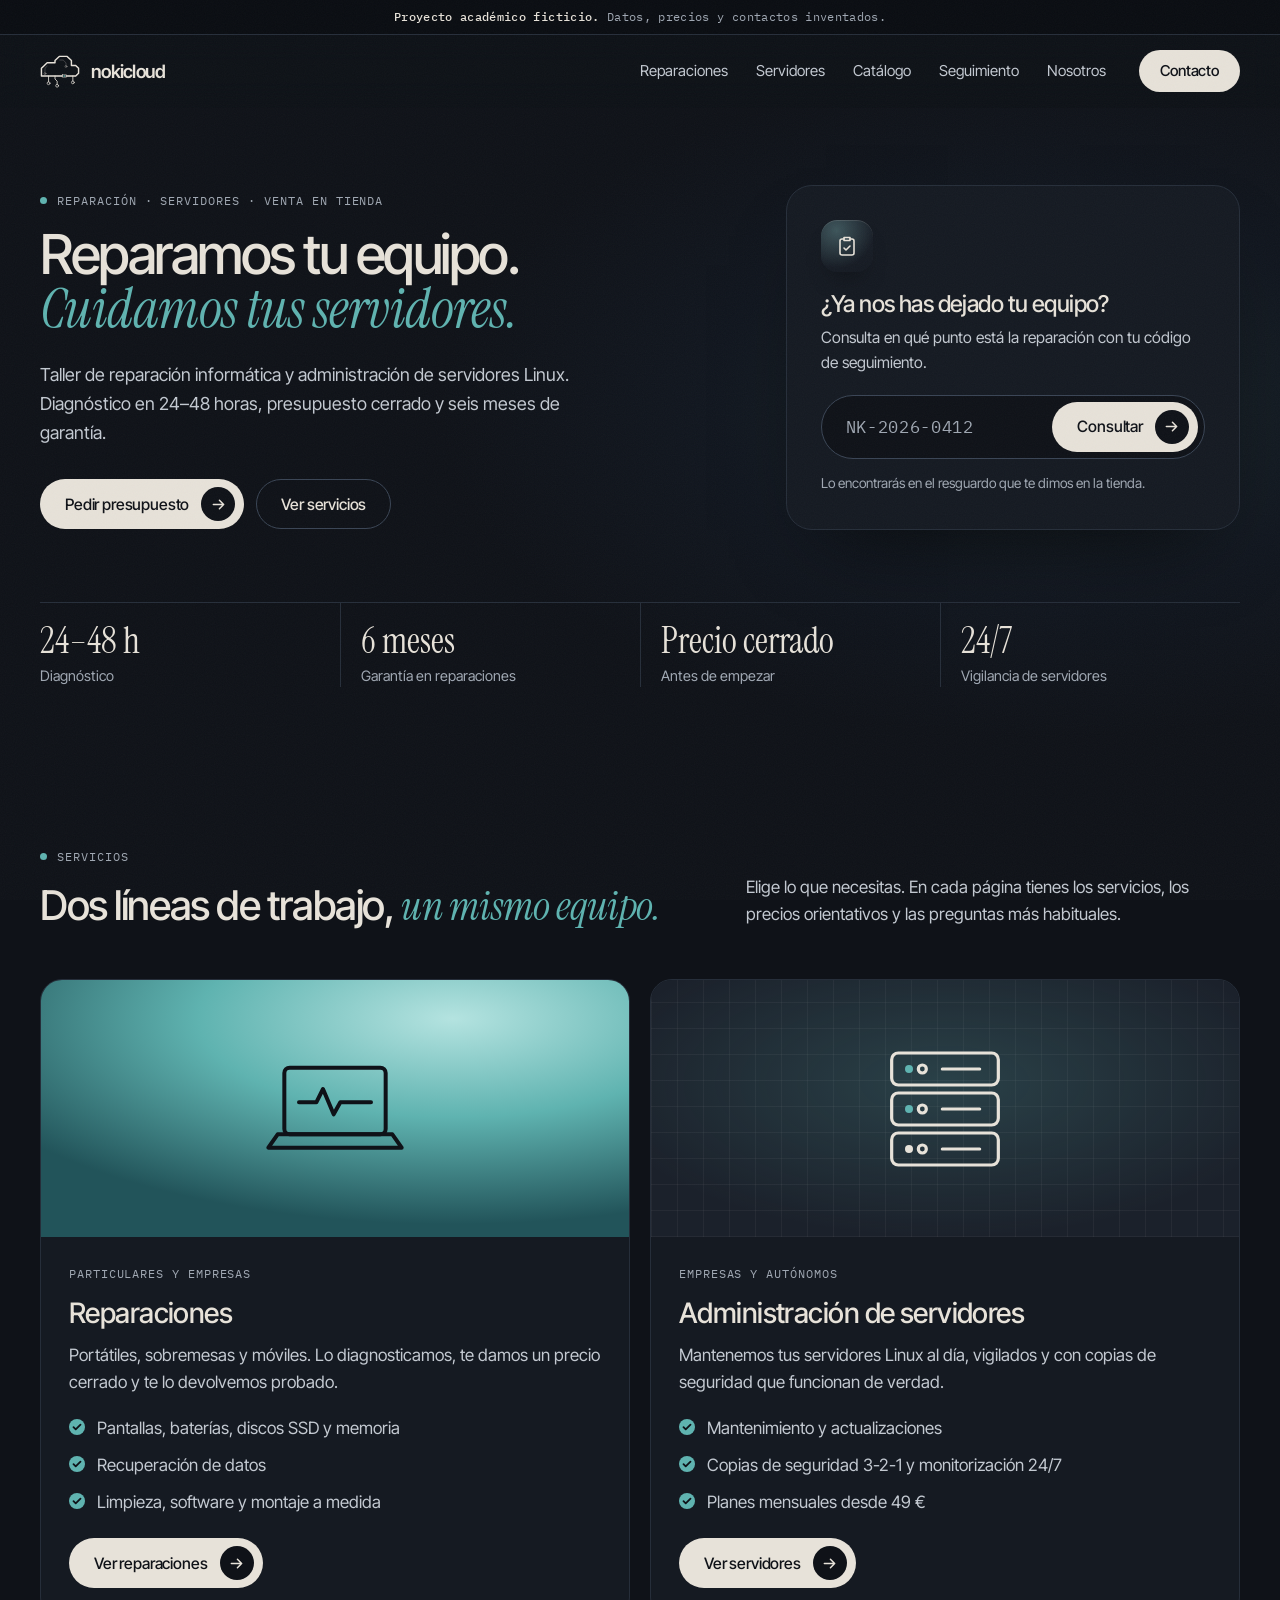
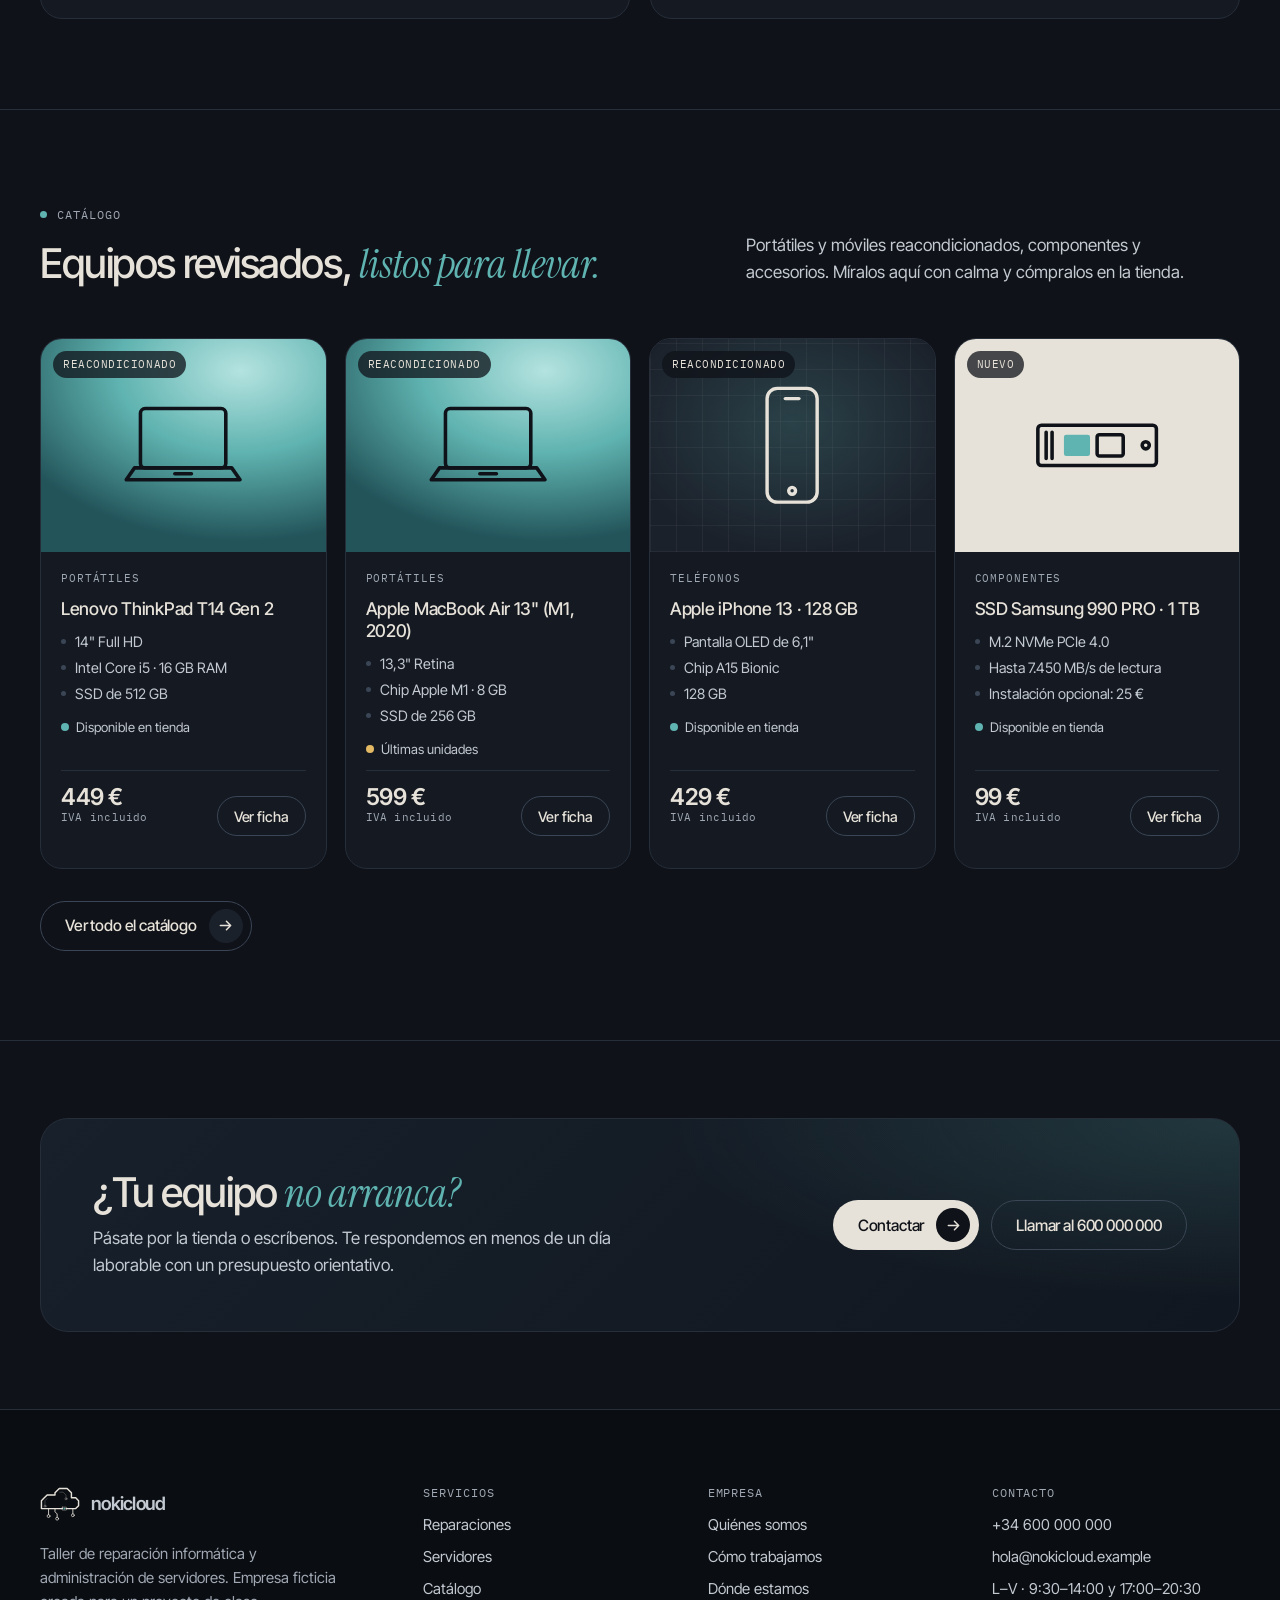
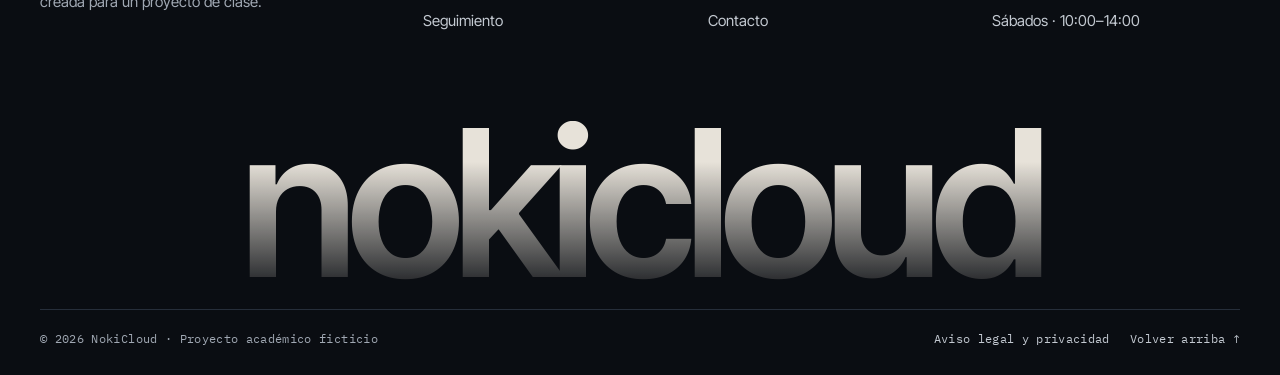
<file: index.html>
<!doctype html>
<html lang="es">
<head>
  <meta charset="utf-8">
  <meta name="viewport" content="width=device-width, initial-scale=1, viewport-fit=cover">
  <title>NokiCloud · Reparación informática y administración de servidores</title>
  <meta name="description" content="NokiCloud es una tienda ficticia de reparación informática y administración de servidores, creada como proyecto académico.">
  <meta name="theme-color" content="#0F1218">
  <link rel="icon" href="assets/img/favicon.svg" type="image/svg+xml">
  <link rel="preload" href="assets/fonts/inter-tight-latin-wght-normal.woff2" as="font" type="font/woff2" crossorigin>
  <link rel="stylesheet" href="assets/css/styles.css">
  <script>document.documentElement.classList.add('js');</script>
</head>
<body id="top">
  <a class="skip-link" href="#contenido">Saltar al contenido</a>

  <p class="notice"><strong>Proyecto académico ficticio.</strong> Datos, precios y contactos inventados.</p>

  <header class="site-header">
    <div class="container header-inner">
      <a class="brand" href="index.html" aria-label="NokiCloud, inicio">
        <img src="assets/img/logo.svg" alt="" width="40" height="34">
        <span>nokicloud</span>
      </a>
      <button class="nav-toggle" type="button" aria-expanded="false" aria-controls="menu">
        <span class="nav-toggle-text">Menú</span>
        <span class="bars" aria-hidden="true"></span>
      </button>
      <nav class="site-nav" id="menu" aria-label="Principal">
        <ul>
          <li><a href="reparaciones.html">Reparaciones</a></li>
          <li><a href="servidores.html">Servidores</a></li>
          <li><a href="catalogo.html">Catálogo</a></li>
          <li><a href="seguimiento.html">Seguimiento</a></li>
          <li><a href="nosotros.html">Nosotros</a></li>
        </ul>
        <a class="btn btn-primary" href="nosotros.html#contacto">Contacto</a>
      </nav>
    </div>
  </header>

  <main id="contenido">

    <section class="hero">
      <div class="container">
        <div class="hero-grid">
          <div>
            <p class="label">Reparación · Servidores · Venta en tienda</p>
            <h1>
              <span class="line"><span style="--i:0">Reparamos tu equipo.</span></span>
              <span class="line"><span style="--i:1"><em>Cuidamos tus servidores.</em></span></span>
            </h1>
            <p class="lead">Taller de reparación informática y administración de servidores Linux. Diagnóstico en 24–48 horas, presupuesto cerrado y seis meses de garantía.</p>
            <div class="btn-row">
              <a class="btn btn-primary" href="nosotros.html#contacto">Pedir presupuesto
            <span class="btn-arrow"><svg viewBox="0 0 16 16" fill="none" stroke="currentColor" stroke-width="1.6" stroke-linecap="round" stroke-linejoin="round" aria-hidden="true"><path d="M2.5 8h11M9 3.5 13.5 8 9 12.5"/></svg></span>
          </a>
              <a class="btn btn-ghost" href="#servicios">Ver servicios</a>
            </div>
          </div>

          <aside class="track-card" aria-labelledby="track-title" data-reveal>
            <span class="icon-tile"><svg viewBox="0 0 24 24" fill="none" stroke="currentColor" stroke-width="1.6" stroke-linecap="round" stroke-linejoin="round" aria-hidden="true"><path d="M9 3.5h6v3H9z"/><path d="M15 5h2a2 2 0 0 1 2 2v12a2 2 0 0 1-2 2H7a2 2 0 0 1-2-2V7a2 2 0 0 1 2-2h2"/><path d="m9 14 2 2 4-4"/></svg></span>
            <h2 id="track-title">¿Ya nos has dejado tu equipo?</h2>
            <p>Consulta en qué punto está la reparación con tu código de seguimiento.</p>
            <form class="tracker-form" action="seguimiento.html" method="get">
              <label class="visually-hidden" for="codigo-rapido">Código de seguimiento</label>
              <input id="codigo-rapido" name="codigo" type="text" placeholder="NK-2026-0412" autocomplete="off" spellcheck="false" required>
              <button class="btn btn-primary" type="submit">Consultar
                <span class="btn-arrow"><svg viewBox="0 0 16 16" fill="none" stroke="currentColor" stroke-width="1.6" stroke-linecap="round" stroke-linejoin="round" aria-hidden="true"><path d="M2.5 8h11M9 3.5 13.5 8 9 12.5"/></svg></span>
              </button>
            </form>
            <small>Lo encontrarás en el resguardo que te dimos en la tienda.</small>
          </aside>
        </div>

        <dl class="facts">
          <div><dt>Diagnóstico</dt><dd>24–48 h</dd></div>
          <div><dt>Garantía en reparaciones</dt><dd>6 meses</dd></div>
          <div><dt>Antes de empezar</dt><dd>Precio cerrado</dd></div>
          <div><dt>Vigilancia de servidores</dt><dd>24/7</dd></div>
        </dl>
      </div>
    </section>

    <section class="section" id="servicios">
      <div class="container">
        <div class="section-head">
          <div>
            <p class="label">Servicios</p>
            <h2 data-reveal>Dos líneas de trabajo, <em>un mismo equipo.</em></h2>
          </div>
          <p data-reveal style="--d:1">Elige lo que necesitas. En cada página tienes los servicios, los precios orientativos y las preguntas más habituales.</p>
        </div>

        <div class="service-cards">
          <article class="service-card" data-reveal>
            <div class="service-card-media cover-teal"><svg viewBox="0 0 120 90" fill="none" stroke="currentColor" stroke-width="3" stroke-linecap="round" stroke-linejoin="round" aria-hidden="true"><rect x="22" y="14" width="76" height="50" rx="4"/><path d="M10 74h100l-7-10H17z"/><path d="M33 40h13l5-10 8 19 5-9h23"/></svg></div>
            <div class="service-card-body">
              <span class="kind">Particulares y empresas</span>
              <h3><a href="reparaciones.html">Reparaciones</a></h3>
              <p>Portátiles, sobremesas y móviles. Lo diagnosticamos, te damos un precio cerrado y te lo devolvemos probado.</p>
              <ul class="checks">
                <li>Pantallas, baterías, discos SSD y memoria</li>
                <li>Recuperación de datos</li>
                <li>Limpieza, software y montaje a medida</li>
              </ul>
              <a class="btn btn-primary" href="reparaciones.html">Ver reparaciones
            <span class="btn-arrow"><svg viewBox="0 0 16 16" fill="none" stroke="currentColor" stroke-width="1.6" stroke-linecap="round" stroke-linejoin="round" aria-hidden="true"><path d="M2.5 8h11M9 3.5 13.5 8 9 12.5"/></svg></span>
          </a>
            </div>
          </article>

          <article class="service-card" data-reveal style="--d:1">
            <div class="service-card-media cover-dark"><svg viewBox="0 0 120 120" fill="none" stroke="currentColor" stroke-width="2.4" stroke-linecap="round" stroke-linejoin="round" aria-hidden="true"><rect x="20" y="18" width="80" height="24" rx="5"/><rect x="20" y="48" width="80" height="24" rx="5"/><rect x="20" y="78" width="80" height="24" rx="5"/><path d="M58 30h28M58 60h28M58 90h28"/><circle cx="33" cy="30" r="3" fill="#5FB3B0" stroke="none"/><circle cx="33" cy="60" r="3" fill="#5FB3B0" stroke="none"/><circle cx="33" cy="90" r="3" fill="currentColor" stroke="none"/><circle cx="43" cy="30" r="3"/><circle cx="43" cy="60" r="3"/><circle cx="43" cy="90" r="3"/></svg></div>
            <div class="service-card-body">
              <span class="kind">Empresas y autónomos</span>
              <h3><a href="servidores.html">Administración de servidores</a></h3>
              <p>Mantenemos tus servidores Linux al día, vigilados y con copias de seguridad que funcionan de verdad.</p>
              <ul class="checks">
                <li>Mantenimiento y actualizaciones</li>
                <li>Copias de seguridad 3-2-1 y monitorización 24/7</li>
                <li>Planes mensuales desde 49 €</li>
              </ul>
              <a class="btn btn-primary" href="servidores.html">Ver servidores
            <span class="btn-arrow"><svg viewBox="0 0 16 16" fill="none" stroke="currentColor" stroke-width="1.6" stroke-linecap="round" stroke-linejoin="round" aria-hidden="true"><path d="M2.5 8h11M9 3.5 13.5 8 9 12.5"/></svg></span>
          </a>
            </div>
          </article>
        </div>
      </div>
    </section>

    <section class="section">
      <div class="container">
        <div class="section-head">
          <div>
            <p class="label">Catálogo</p>
            <h2 data-reveal>Equipos revisados, <em>listos para llevar.</em></h2>
          </div>
          <p data-reveal style="--d:1">Portátiles y móviles reacondicionados, componentes y accesorios. Míralos aquí con calma y cómpralos en la tienda.</p>
        </div>
        <div class="product-grid" data-destacados aria-live="polite"></div>
        <noscript><p class="muted">Activa JavaScript para ver los productos destacados o entra en el <a href="catalogo.html">catálogo</a>.</p></noscript>
        <div class="catalog-more">
          <a class="btn btn-ghost" href="catalogo.html">Ver todo el catálogo
            <span class="btn-arrow"><svg viewBox="0 0 16 16" fill="none" stroke="currentColor" stroke-width="1.6" stroke-linecap="round" stroke-linejoin="round" aria-hidden="true"><path d="M2.5 8h11M9 3.5 13.5 8 9 12.5"/></svg></span>
          </a>
        </div>
      </div>
    </section>

    <section class="cta-band">
      <div class="container">
        <div class="cta-box" data-reveal>
          <div>
            <h2>¿Tu equipo <em>no arranca?</em></h2>
            <p>Pásate por la tienda o escríbenos. Te respondemos en menos de un día laborable con un presupuesto orientativo.</p>
          </div>
          <div class="btn-row">
            <a class="btn btn-primary" href="nosotros.html#contacto">Contactar
            <span class="btn-arrow"><svg viewBox="0 0 16 16" fill="none" stroke="currentColor" stroke-width="1.6" stroke-linecap="round" stroke-linejoin="round" aria-hidden="true"><path d="M2.5 8h11M9 3.5 13.5 8 9 12.5"/></svg></span>
          </a>
            <a class="btn btn-ghost" href="tel:+34600000000">Llamar&nbsp;al&nbsp;600&nbsp;000&nbsp;000</a>
          </div>
        </div>
      </div>
    </section>
  </main>

  <footer class="site-footer">
    <div class="container">
      <div class="footer-top">
        <div>
          <a class="brand" href="index.html" aria-label="NokiCloud, inicio">
            <img src="assets/img/logo.svg" alt="" width="40" height="34">
            <span>nokicloud</span>
          </a>
          <p>Taller de reparación informática y administración de servidores. Empresa ficticia creada para un proyecto de clase.</p>
        </div>
        <div>
          <h2>Servicios</h2>
          <ul>
            <li><a href="reparaciones.html">Reparaciones</a></li>
            <li><a href="servidores.html">Servidores</a></li>
            <li><a href="catalogo.html">Catálogo</a></li>
            <li><a href="seguimiento.html">Seguimiento</a></li>
          </ul>
        </div>
        <div>
          <h2>Empresa</h2>
          <ul>
            <li><a href="nosotros.html">Quiénes somos</a></li>
            <li><a href="nosotros.html#como-trabajamos">Cómo trabajamos</a></li>
            <li><a href="nosotros.html#ubicacion">Dónde estamos</a></li>
            <li><a href="nosotros.html#contacto">Contacto</a></li>
          </ul>
        </div>
        <div>
          <h2>Contacto</h2>
          <ul>
            <li><a href="tel:+34600000000">+34&nbsp;600&nbsp;000&nbsp;000</a></li>
            <li><a href="mailto:hola@nokicloud.example">hola@nokicloud.example</a></li>
            <li>L–V · 9:30–14:00 y 17:00–20:30</li>
            <li>Sábados · 10:00–14:00</li>
          </ul>
        </div>
      </div>
      <p class="wordmark" aria-hidden="true">nokicloud</p>
      <div class="footer-bottom">
        <span>© <span data-year>2026</span> NokiCloud · Proyecto académico ficticio</span>
        <nav aria-label="Legal">
          <a href="aviso-legal.html">Aviso legal y privacidad</a>
          <a href="#top">Volver arriba ↑</a>
        </nav>
      </div>
    </div>
  </footer>

  <script src="assets/js/main.js"></script>
  <script src="assets/js/datos-catalogo.js"></script>
  <script src="assets/js/catalogo.js"></script>
</body>
</html>
</file>
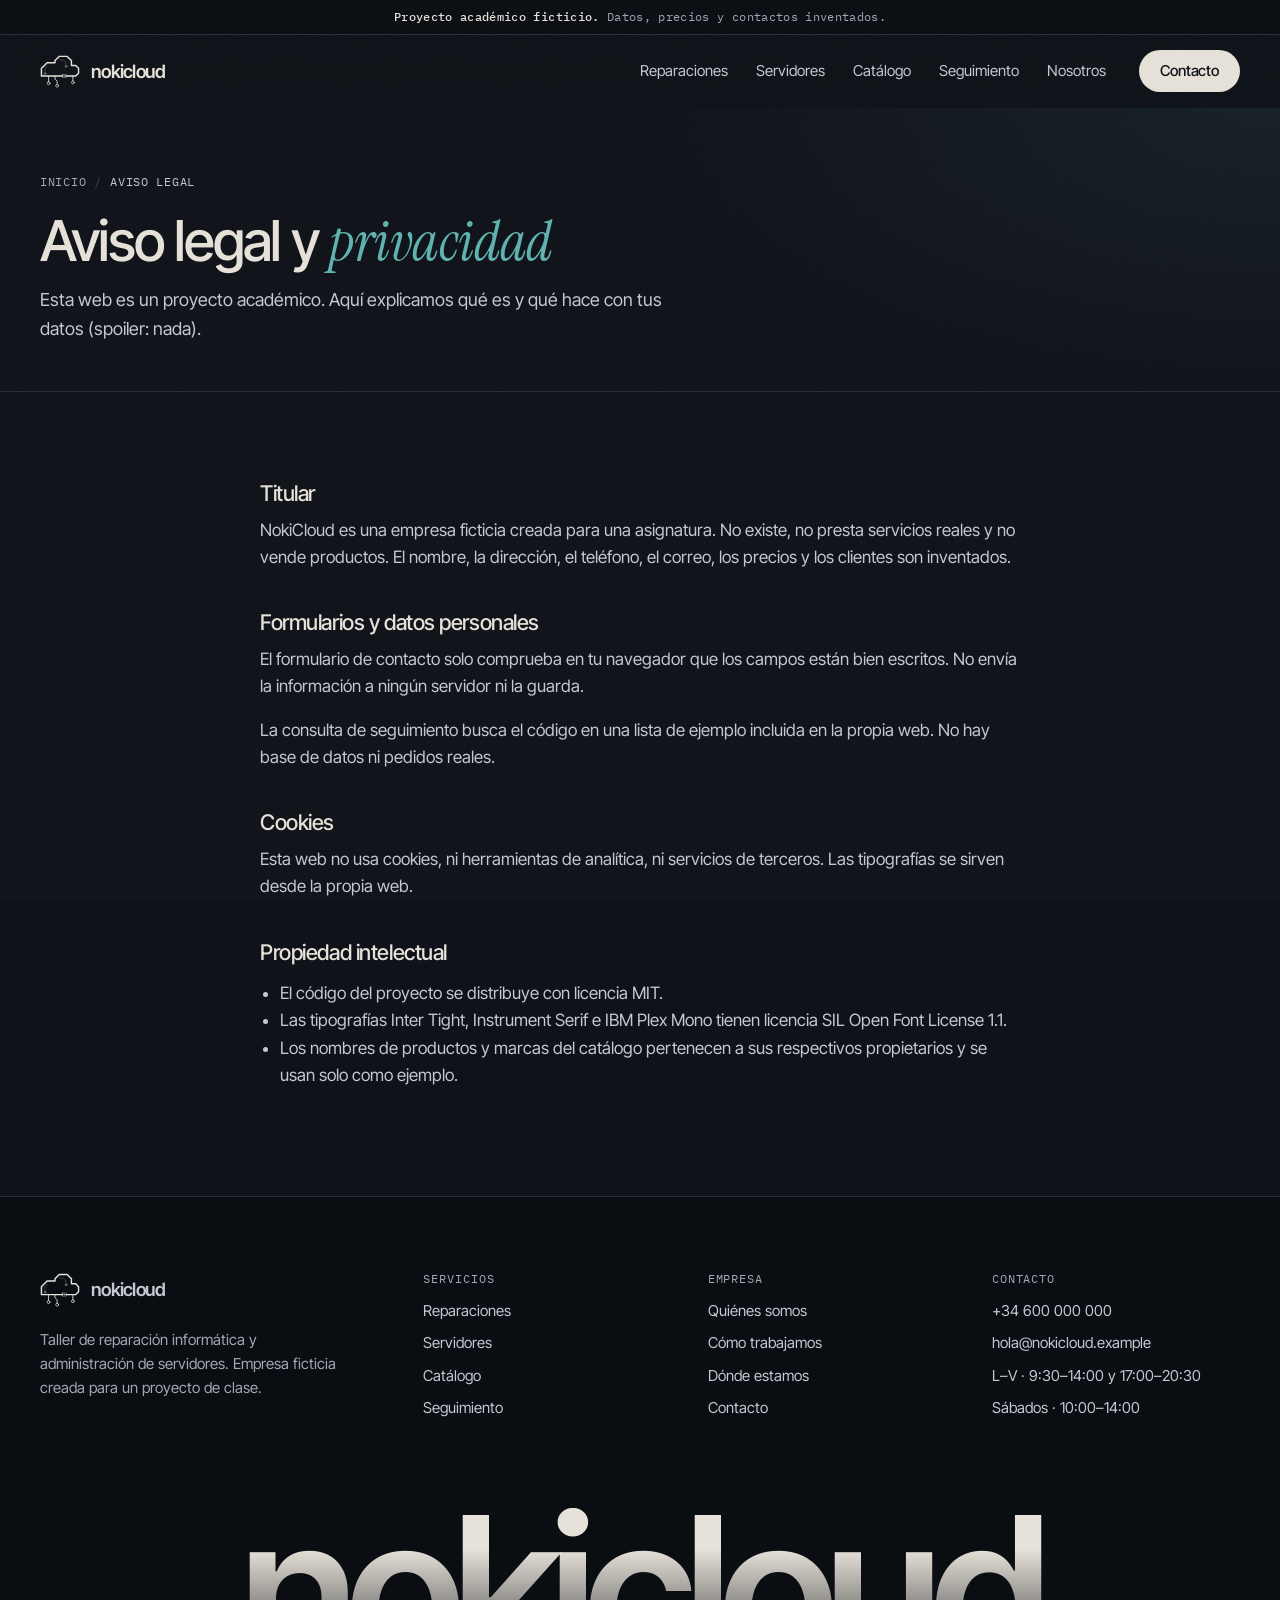
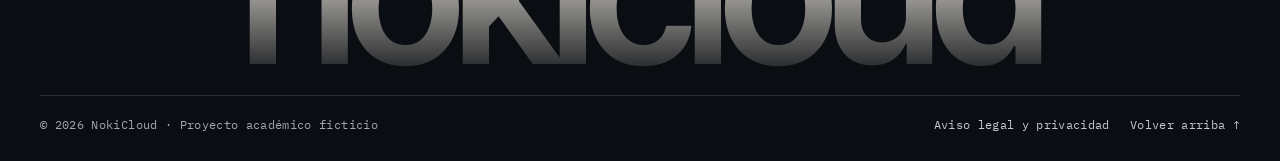
<file: aviso-legal.html>
<!doctype html>
<html lang="es">
<head>
  <meta charset="utf-8">
  <meta name="viewport" content="width=device-width, initial-scale=1, viewport-fit=cover">
  <title>Aviso legal y privacidad · NokiCloud</title>
  <meta name="description" content="Aviso legal y política de privacidad del proyecto académico NokiCloud.">
  <meta name="theme-color" content="#0F1218">
  <link rel="icon" href="assets/img/favicon.svg" type="image/svg+xml">
  <link rel="preload" href="assets/fonts/inter-tight-latin-wght-normal.woff2" as="font" type="font/woff2" crossorigin>
  <link rel="stylesheet" href="assets/css/styles.css">
  <script>document.documentElement.classList.add('js');</script>
</head>
<body id="top">
  <a class="skip-link" href="#contenido">Saltar al contenido</a>

  <p class="notice"><strong>Proyecto académico ficticio.</strong> Datos, precios y contactos inventados.</p>

  <header class="site-header">
    <div class="container header-inner">
      <a class="brand" href="index.html" aria-label="NokiCloud, inicio">
        <img src="assets/img/logo.svg" alt="" width="40" height="34">
        <span>nokicloud</span>
      </a>
      <button class="nav-toggle" type="button" aria-expanded="false" aria-controls="menu">
        <span class="nav-toggle-text">Menú</span>
        <span class="bars" aria-hidden="true"></span>
      </button>
      <nav class="site-nav" id="menu" aria-label="Principal">
        <ul>
          <li><a href="reparaciones.html">Reparaciones</a></li>
          <li><a href="servidores.html">Servidores</a></li>
          <li><a href="catalogo.html">Catálogo</a></li>
          <li><a href="seguimiento.html">Seguimiento</a></li>
          <li><a href="nosotros.html">Nosotros</a></li>
        </ul>
        <a class="btn btn-primary" href="nosotros.html#contacto">Contacto</a>
      </nav>
    </div>
  </header>

  <main id="contenido">

    <section class="page-hero">
      <div class="container">
        <nav class="breadcrumb" aria-label="Ruta de navegación">
          <ol>
            <li><a href="index.html">Inicio</a></li>
            <li><span aria-current="page">Aviso legal</span></li>
          </ol>
        </nav>
        <h1>Aviso legal y <em>privacidad</em></h1>
        <p class="lead">Esta web es un proyecto académico. Aquí explicamos qué es y qué hace con tus datos (spoiler: nada).</p>
      </div>
    </section>

    <section class="section">
      <div class="container legal">
        <h2>Titular</h2>
        <p>NokiCloud es una empresa ficticia creada para una asignatura. No existe, no presta servicios reales y no vende productos. El nombre, la dirección, el teléfono, el correo, los precios y los clientes son inventados.</p>

        <h2>Formularios y datos personales</h2>
        <p>El formulario de contacto solo comprueba en tu navegador que los campos están bien escritos. No envía la información a ningún servidor ni la guarda.</p>
        <p>La consulta de seguimiento busca el código en una lista de ejemplo incluida en la propia web. No hay base de datos ni pedidos reales.</p>

        <h2>Cookies</h2>
        <p>Esta web no usa cookies, ni herramientas de analítica, ni servicios de terceros. Las tipografías se sirven desde la propia web.</p>

        <h2>Propiedad intelectual</h2>
        <ul>
          <li>El código del proyecto se distribuye con licencia MIT.</li>
          <li>Las tipografías Inter Tight, Instrument Serif e IBM Plex Mono tienen licencia SIL Open Font License 1.1.</li>
          <li>Los nombres de productos y marcas del catálogo pertenecen a sus respectivos propietarios y se usan solo como ejemplo.</li>
        </ul>
      </div>
    </section>
  </main>

  <footer class="site-footer">
    <div class="container">
      <div class="footer-top">
        <div>
          <a class="brand" href="index.html" aria-label="NokiCloud, inicio">
            <img src="assets/img/logo.svg" alt="" width="40" height="34">
            <span>nokicloud</span>
          </a>
          <p>Taller de reparación informática y administración de servidores. Empresa ficticia creada para un proyecto de clase.</p>
        </div>
        <div>
          <h2>Servicios</h2>
          <ul>
            <li><a href="reparaciones.html">Reparaciones</a></li>
            <li><a href="servidores.html">Servidores</a></li>
            <li><a href="catalogo.html">Catálogo</a></li>
            <li><a href="seguimiento.html">Seguimiento</a></li>
          </ul>
        </div>
        <div>
          <h2>Empresa</h2>
          <ul>
            <li><a href="nosotros.html">Quiénes somos</a></li>
            <li><a href="nosotros.html#como-trabajamos">Cómo trabajamos</a></li>
            <li><a href="nosotros.html#ubicacion">Dónde estamos</a></li>
            <li><a href="nosotros.html#contacto">Contacto</a></li>
          </ul>
        </div>
        <div>
          <h2>Contacto</h2>
          <ul>
            <li><a href="tel:+34600000000">+34&nbsp;600&nbsp;000&nbsp;000</a></li>
            <li><a href="mailto:hola@nokicloud.example">hola@nokicloud.example</a></li>
            <li>L–V · 9:30–14:00 y 17:00–20:30</li>
            <li>Sábados · 10:00–14:00</li>
          </ul>
        </div>
      </div>
      <p class="wordmark" aria-hidden="true">nokicloud</p>
      <div class="footer-bottom">
        <span>© <span data-year>2026</span> NokiCloud · Proyecto académico ficticio</span>
        <nav aria-label="Legal">
          <a href="aviso-legal.html">Aviso legal y privacidad</a>
          <a href="#top">Volver arriba ↑</a>
        </nav>
      </div>
    </div>
  </footer>

  <script src="assets/js/main.js"></script>
</body>
</html>
</file>
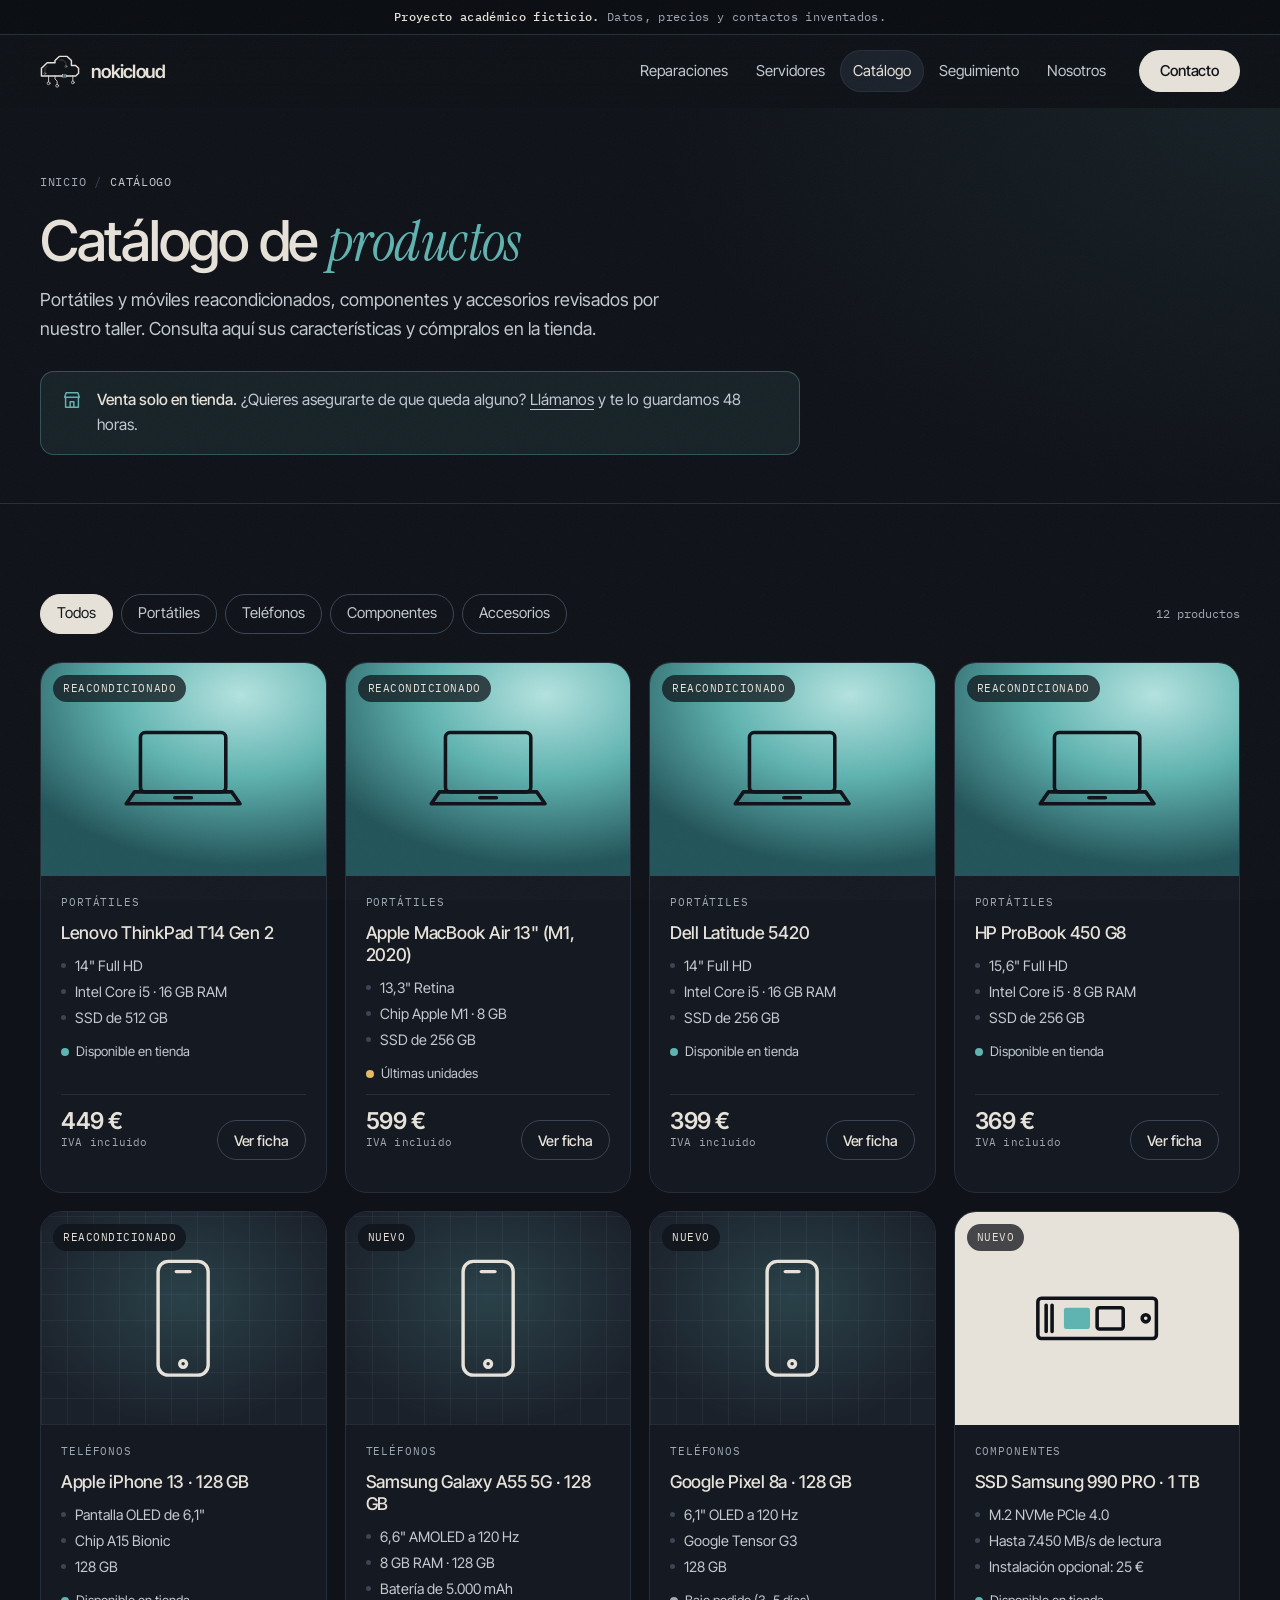
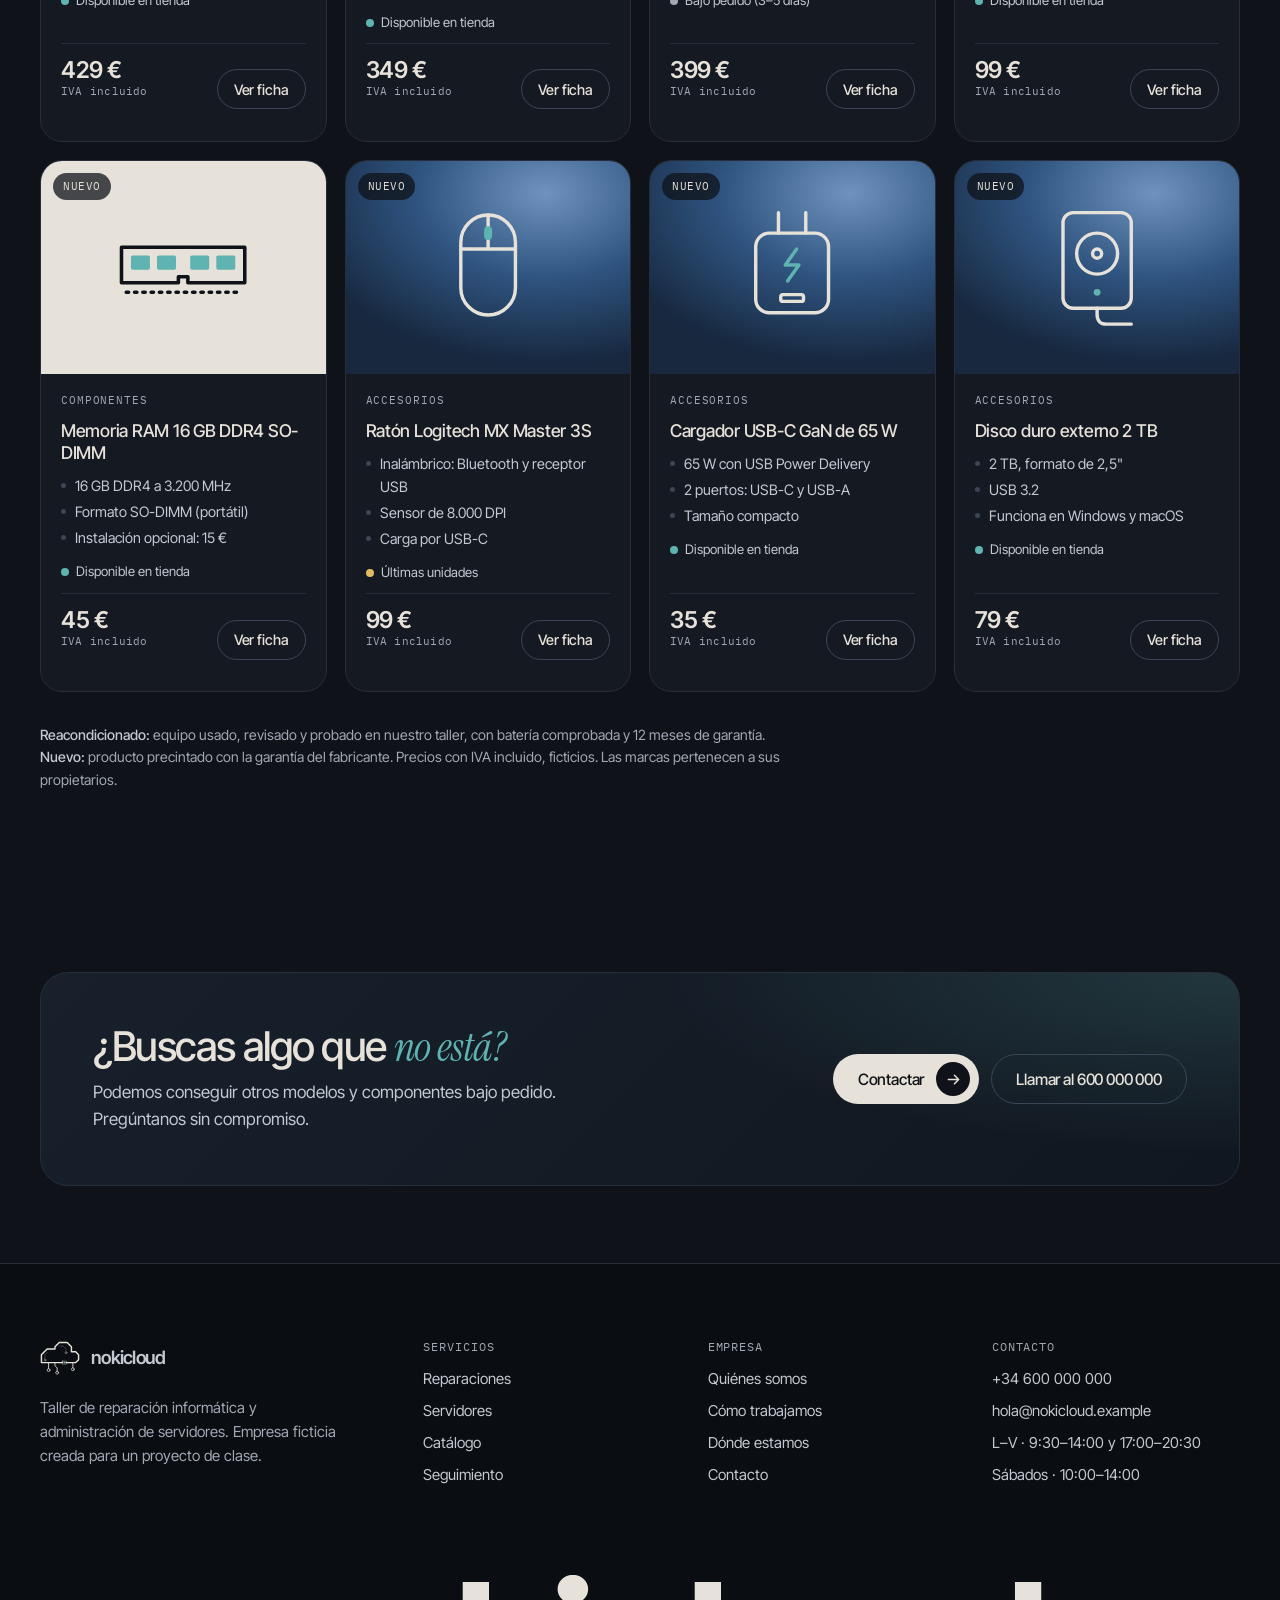
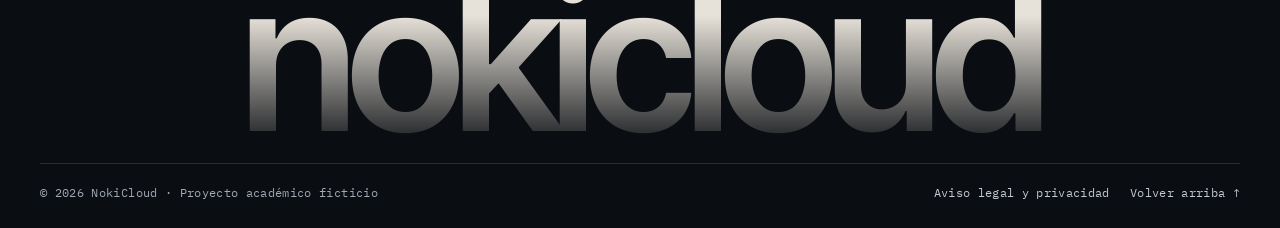
<file: catalogo.html>
<!doctype html>
<html lang="es">
<head>
  <meta charset="utf-8">
  <meta name="viewport" content="width=device-width, initial-scale=1, viewport-fit=cover">
  <title>Catálogo · NokiCloud</title>
  <meta name="description" content="Catálogo de portátiles y móviles reacondicionados, componentes y accesorios. Venta en tienda. Proyecto académico ficticio.">
  <meta name="theme-color" content="#0F1218">
  <link rel="icon" href="assets/img/favicon.svg" type="image/svg+xml">
  <link rel="preload" href="assets/fonts/inter-tight-latin-wght-normal.woff2" as="font" type="font/woff2" crossorigin>
  <link rel="stylesheet" href="assets/css/styles.css">
  <script>document.documentElement.classList.add('js');</script>
</head>
<body id="top">
  <a class="skip-link" href="#contenido">Saltar al contenido</a>

  <p class="notice"><strong>Proyecto académico ficticio.</strong> Datos, precios y contactos inventados.</p>

  <header class="site-header">
    <div class="container header-inner">
      <a class="brand" href="index.html" aria-label="NokiCloud, inicio">
        <img src="assets/img/logo.svg" alt="" width="40" height="34">
        <span>nokicloud</span>
      </a>
      <button class="nav-toggle" type="button" aria-expanded="false" aria-controls="menu">
        <span class="nav-toggle-text">Menú</span>
        <span class="bars" aria-hidden="true"></span>
      </button>
      <nav class="site-nav" id="menu" aria-label="Principal">
        <ul>
          <li><a href="reparaciones.html">Reparaciones</a></li>
          <li><a href="servidores.html">Servidores</a></li>
          <li><a href="catalogo.html" aria-current="page">Catálogo</a></li>
          <li><a href="seguimiento.html">Seguimiento</a></li>
          <li><a href="nosotros.html">Nosotros</a></li>
        </ul>
        <a class="btn btn-primary" href="nosotros.html#contacto">Contacto</a>
      </nav>
    </div>
  </header>

  <main id="contenido">

    <section class="page-hero">
      <div class="container">
        <nav class="breadcrumb" aria-label="Ruta de navegación">
          <ol>
            <li><a href="index.html">Inicio</a></li>
            <li><span aria-current="page">Catálogo</span></li>
          </ol>
        </nav>
        <h1>Catálogo de <em>productos</em></h1>
        <p class="lead">Portátiles y móviles reacondicionados, componentes y accesorios revisados por nuestro taller. Consulta aquí sus características y cómpralos en la tienda.</p>
        <div class="store-note">
          <svg viewBox="0 0 24 24" fill="none" stroke="currentColor" stroke-width="1.6" stroke-linecap="round" stroke-linejoin="round" aria-hidden="true"><path d="M4 9h16l-1.6-5H5.6L4 9Z"/><path d="M5 9v11h14V9"/><path d="M10 20v-6h4v6"/></svg>
          <p><strong>Venta solo en tienda.</strong> ¿Quieres asegurarte de que queda alguno? <a href="tel:+34600000000">Llámanos</a> y te lo guardamos 48 horas.</p>
        </div>
      </div>
    </section>

    <section class="section">
      <div class="container">
        <div class="toolbar">
          <div class="filters" id="catalogo-filtros" role="group" aria-label="Filtrar por categoría"></div>
          <p class="count" id="catalogo-total" aria-live="polite"></p>
        </div>
        <div class="product-grid" id="catalogo-grid"></div>
        <noscript><p class="muted">Activa JavaScript en tu navegador para ver el catálogo.</p></noscript>
        <p class="catalog-legend"><strong>Reacondicionado:</strong> equipo usado, revisado y probado en nuestro taller, con batería comprobada y 12 meses de garantía. <strong>Nuevo:</strong> producto precintado con la garantía del fabricante. Precios con IVA incluido, ficticios. Las marcas pertenecen a sus propietarios.</p>
      </div>
    </section>

    <dialog class="ficha" id="ficha" aria-labelledby="ficha-titulo">
      <button class="ficha-close" type="button" aria-label="Cerrar ficha" data-cerrar><svg viewBox="0 0 16 16" fill="none" stroke="currentColor" stroke-width="1.8" stroke-linecap="round" stroke-linejoin="round" aria-hidden="true"><path d="M3 3l10 10M13 3 3 13"/></svg></button>
      <div class="ficha-grid">
        <div class="product-media" id="ficha-media"></div>
        <div class="ficha-body">
          <p class="product-cat" id="ficha-cat"></p>
          <h2 id="ficha-titulo">Producto</h2>
          <p class="lead" id="ficha-desc"></p>
          <div class="ficha-price">
            <p class="product-price" id="ficha-precio"></p>
            <span class="stock" id="ficha-stock"></span>
          </div>
          <dl class="spec-list" id="ficha-specs"></dl>
          <div class="callout">
            <svg viewBox="0 0 24 24" fill="none" stroke="currentColor" stroke-width="1.6" stroke-linecap="round" stroke-linejoin="round" aria-hidden="true"><path d="M4 9h16l-1.6-5H5.6L4 9Z"/><path d="M5 9v11h14V9"/><path d="M10 20v-6h4v6"/></svg>
            <p><strong>Cómo comprarlo:</strong> ven a la tienda y pruébalo antes de llevártelo. Si quieres, te lo guardamos 48 horas.</p>
          </div>
          <div class="btn-row">
            <a class="btn btn-primary" id="ficha-preguntar" href="nosotros.html#contacto">Preguntar por este producto
              <span class="btn-arrow"><svg viewBox="0 0 16 16" fill="none" stroke="currentColor" stroke-width="1.6" stroke-linecap="round" stroke-linejoin="round" aria-hidden="true"><path d="M2.5 8h11M9 3.5 13.5 8 9 12.5"/></svg></span>
            </a>
          </div>
        </div>
      </div>
    </dialog>

    <section class="cta-band">
      <div class="container">
        <div class="cta-box" data-reveal>
          <div>
            <h2>¿Buscas algo que <em>no está?</em></h2>
            <p>Podemos conseguir otros modelos y componentes bajo pedido. Pregúntanos sin compromiso.</p>
          </div>
          <div class="btn-row">
            <a class="btn btn-primary" href="nosotros.html#contacto">Contactar
            <span class="btn-arrow"><svg viewBox="0 0 16 16" fill="none" stroke="currentColor" stroke-width="1.6" stroke-linecap="round" stroke-linejoin="round" aria-hidden="true"><path d="M2.5 8h11M9 3.5 13.5 8 9 12.5"/></svg></span>
          </a>
            <a class="btn btn-ghost" href="tel:+34600000000">Llamar&nbsp;al&nbsp;600&nbsp;000&nbsp;000</a>
          </div>
        </div>
      </div>
    </section>
  </main>

  <footer class="site-footer">
    <div class="container">
      <div class="footer-top">
        <div>
          <a class="brand" href="index.html" aria-label="NokiCloud, inicio">
            <img src="assets/img/logo.svg" alt="" width="40" height="34">
            <span>nokicloud</span>
          </a>
          <p>Taller de reparación informática y administración de servidores. Empresa ficticia creada para un proyecto de clase.</p>
        </div>
        <div>
          <h2>Servicios</h2>
          <ul>
            <li><a href="reparaciones.html">Reparaciones</a></li>
            <li><a href="servidores.html">Servidores</a></li>
            <li><a href="catalogo.html">Catálogo</a></li>
            <li><a href="seguimiento.html">Seguimiento</a></li>
          </ul>
        </div>
        <div>
          <h2>Empresa</h2>
          <ul>
            <li><a href="nosotros.html">Quiénes somos</a></li>
            <li><a href="nosotros.html#como-trabajamos">Cómo trabajamos</a></li>
            <li><a href="nosotros.html#ubicacion">Dónde estamos</a></li>
            <li><a href="nosotros.html#contacto">Contacto</a></li>
          </ul>
        </div>
        <div>
          <h2>Contacto</h2>
          <ul>
            <li><a href="tel:+34600000000">+34&nbsp;600&nbsp;000&nbsp;000</a></li>
            <li><a href="mailto:hola@nokicloud.example">hola@nokicloud.example</a></li>
            <li>L–V · 9:30–14:00 y 17:00–20:30</li>
            <li>Sábados · 10:00–14:00</li>
          </ul>
        </div>
      </div>
      <p class="wordmark" aria-hidden="true">nokicloud</p>
      <div class="footer-bottom">
        <span>© <span data-year>2026</span> NokiCloud · Proyecto académico ficticio</span>
        <nav aria-label="Legal">
          <a href="aviso-legal.html">Aviso legal y privacidad</a>
          <a href="#top">Volver arriba ↑</a>
        </nav>
      </div>
    </div>
  </footer>

  <script src="assets/js/main.js"></script>
  <script src="assets/js/datos-catalogo.js"></script>
  <script src="assets/js/catalogo.js"></script>
</body>
</html>
</file>
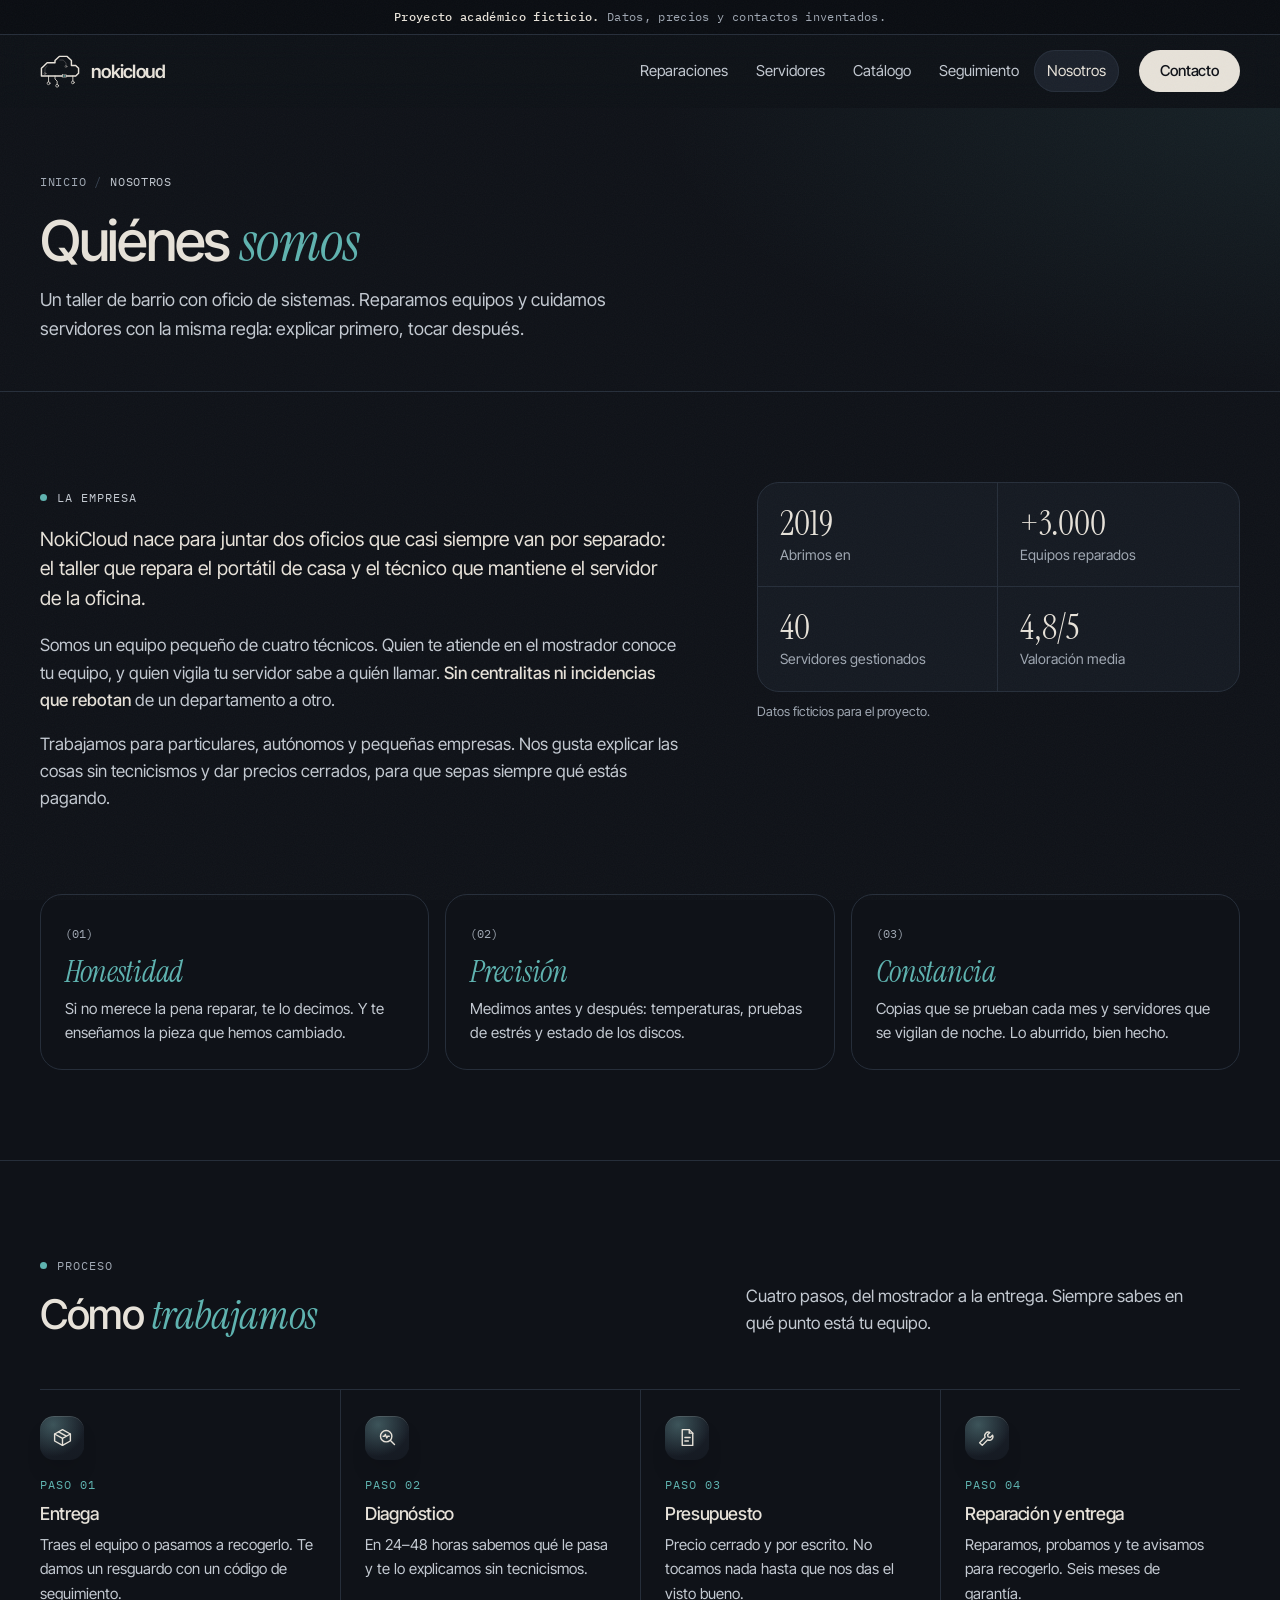
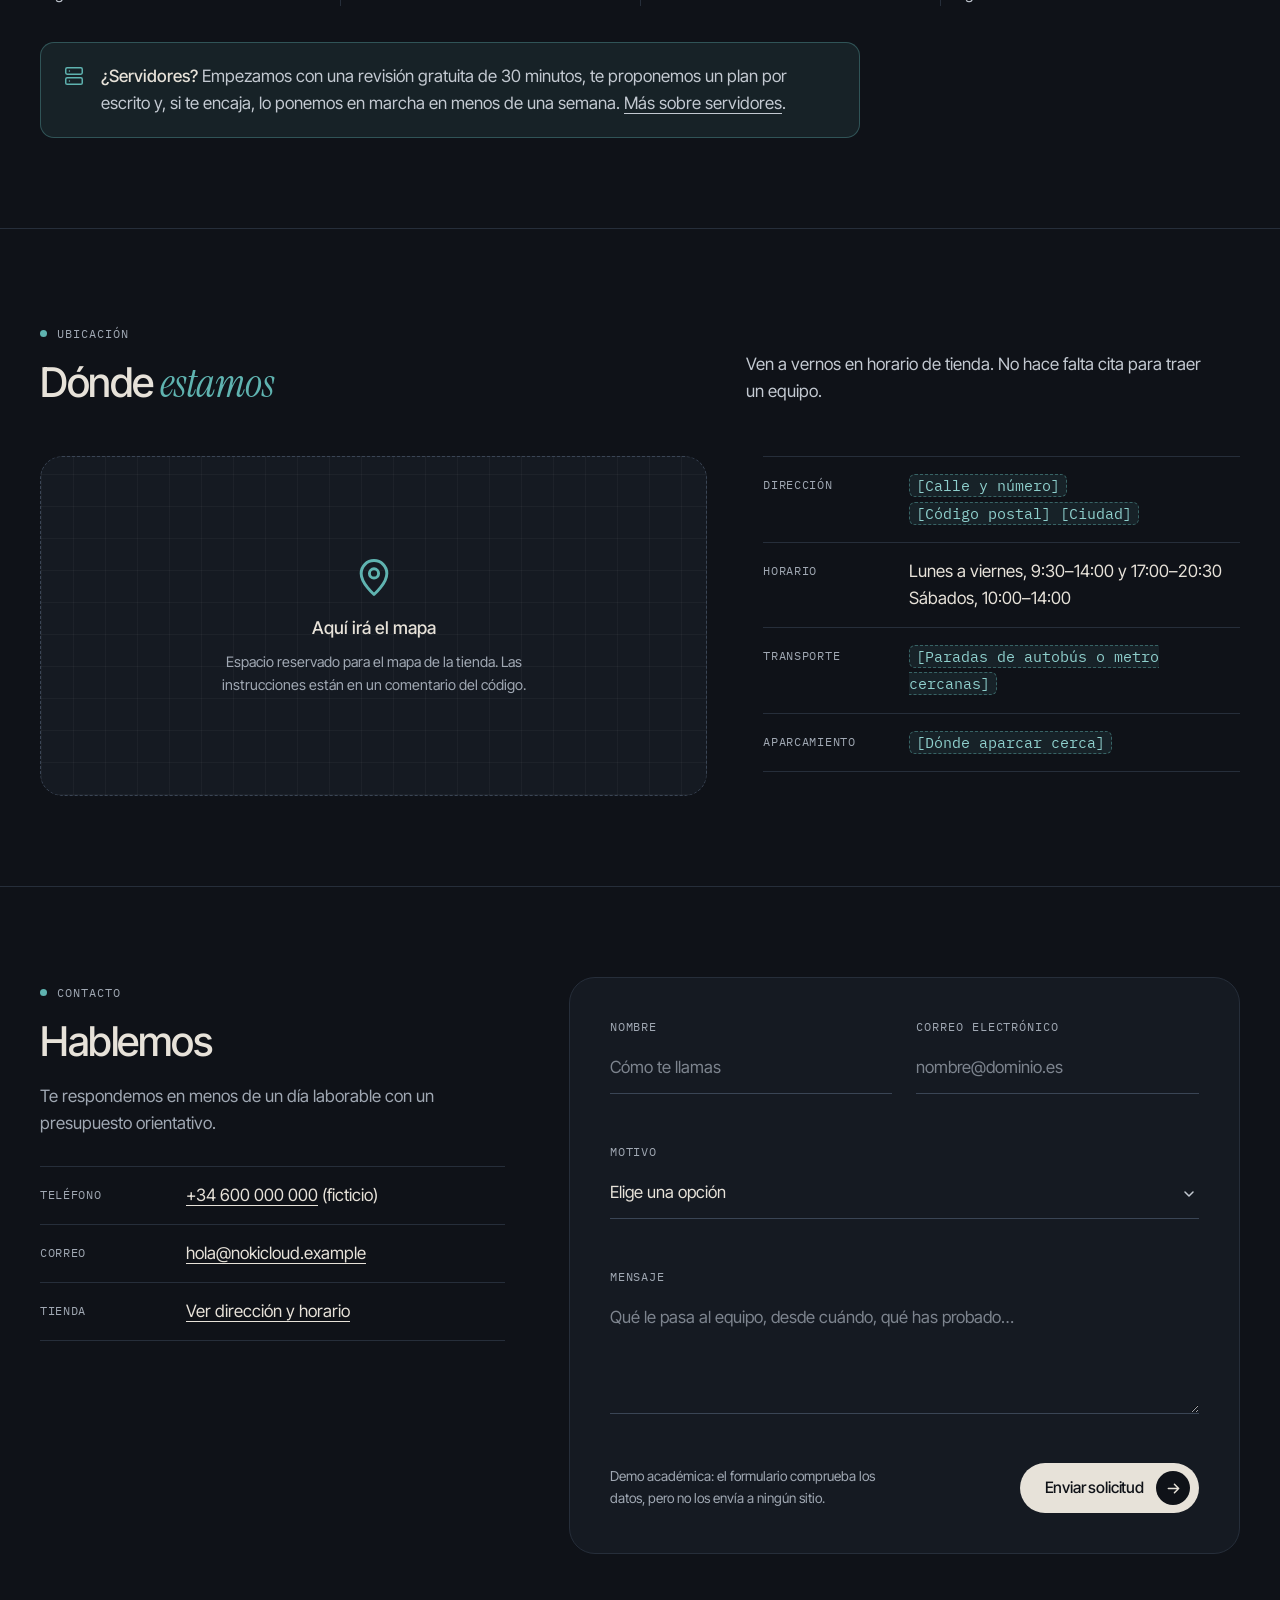
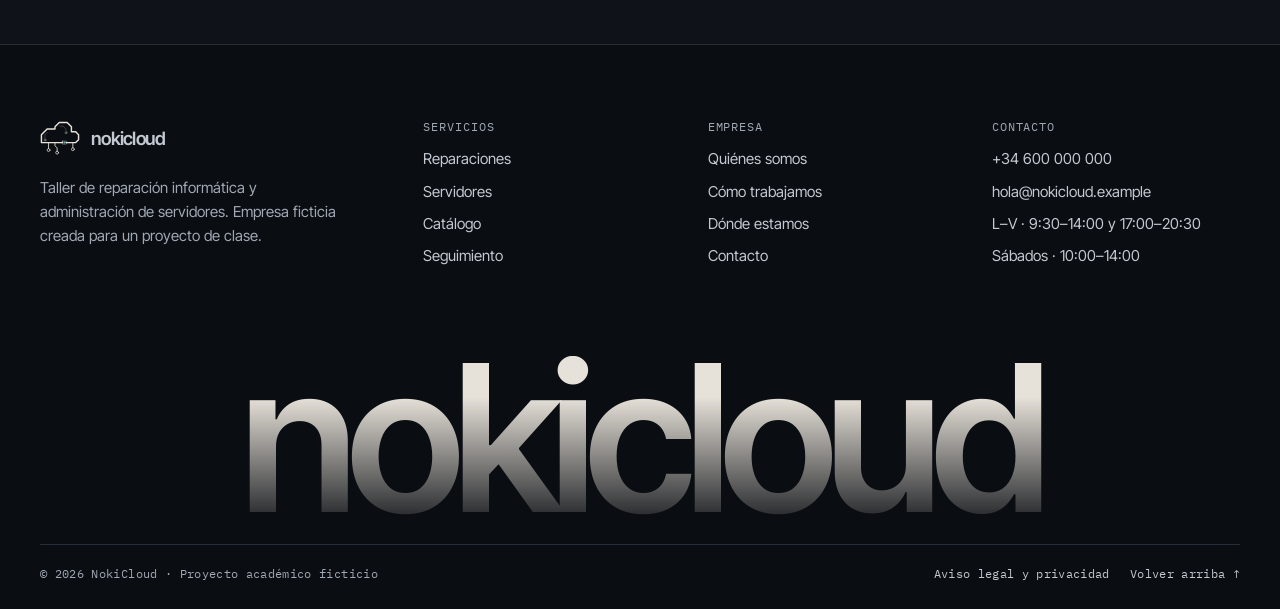
<file: nosotros.html>
<!doctype html>
<html lang="es">
<head>
  <meta charset="utf-8">
  <meta name="viewport" content="width=device-width, initial-scale=1, viewport-fit=cover">
  <title>Nosotros · NokiCloud</title>
  <meta name="description" content="Quiénes somos, cómo trabajamos, dónde estamos y cómo contactar con NokiCloud. Proyecto académico ficticio.">
  <meta name="theme-color" content="#0F1218">
  <link rel="icon" href="assets/img/favicon.svg" type="image/svg+xml">
  <link rel="preload" href="assets/fonts/inter-tight-latin-wght-normal.woff2" as="font" type="font/woff2" crossorigin>
  <link rel="stylesheet" href="assets/css/styles.css">
  <script>document.documentElement.classList.add('js');</script>
</head>
<body id="top">
  <a class="skip-link" href="#contenido">Saltar al contenido</a>

  <p class="notice"><strong>Proyecto académico ficticio.</strong> Datos, precios y contactos inventados.</p>

  <header class="site-header">
    <div class="container header-inner">
      <a class="brand" href="index.html" aria-label="NokiCloud, inicio">
        <img src="assets/img/logo.svg" alt="" width="40" height="34">
        <span>nokicloud</span>
      </a>
      <button class="nav-toggle" type="button" aria-expanded="false" aria-controls="menu">
        <span class="nav-toggle-text">Menú</span>
        <span class="bars" aria-hidden="true"></span>
      </button>
      <nav class="site-nav" id="menu" aria-label="Principal">
        <ul>
          <li><a href="reparaciones.html">Reparaciones</a></li>
          <li><a href="servidores.html">Servidores</a></li>
          <li><a href="catalogo.html">Catálogo</a></li>
          <li><a href="seguimiento.html">Seguimiento</a></li>
          <li><a href="nosotros.html" aria-current="page">Nosotros</a></li>
        </ul>
        <a class="btn btn-primary" href="nosotros.html#contacto">Contacto</a>
      </nav>
    </div>
  </header>

  <main id="contenido">

    <section class="page-hero">
      <div class="container">
        <nav class="breadcrumb" aria-label="Ruta de navegación">
          <ol>
            <li><a href="index.html">Inicio</a></li>
            <li><span aria-current="page">Nosotros</span></li>
          </ol>
        </nav>
        <h1>Quiénes <em>somos</em></h1>
        <p class="lead">Un taller de barrio con oficio de sistemas. Reparamos equipos y cuidamos servidores con la misma regla: explicar primero, tocar después.</p>
      </div>
    </section>

    <section class="section" id="quienes-somos">
      <div class="container">
        <div class="about-grid">
          <div class="prose">
            <p class="label">La empresa</p>
            <p class="intro">NokiCloud nace para juntar dos oficios que casi siempre van por separado: el taller que repara el portátil de casa y el técnico que mantiene el servidor de la oficina.</p>
            <p>Somos un equipo pequeño de cuatro técnicos. Quien te atiende en el mostrador conoce tu equipo, y quien vigila tu servidor sabe a quién llamar. <strong>Sin centralitas ni incidencias que rebotan</strong> de un departamento a otro.</p>
            <p>Trabajamos para particulares, autónomos y pequeñas empresas. Nos gusta explicar las cosas sin tecnicismos y dar precios cerrados, para que sepas siempre qué estás pagando.</p>
          </div>
          <div data-reveal>
            <dl class="figures">
              <div><dt>Abrimos en</dt><dd>2019</dd></div>
              <div><dt>Equipos reparados</dt><dd>+3.000</dd></div>
              <div><dt>Servidores gestionados</dt><dd>40</dd></div>
              <div><dt>Valoración media</dt><dd>4,8/5</dd></div>
            </dl>
            <p class="figures-note">Datos ficticios para el proyecto.</p>
          </div>
        </div>

        <ul class="values-mini">
          <li data-reveal>
            <span class="num">(01)</span>
            <h3>Honestidad</h3>
            <p>Si no merece la pena reparar, te lo decimos. Y te enseñamos la pieza que hemos cambiado.</p>
          </li>
          <li data-reveal style="--d:1">
            <span class="num">(02)</span>
            <h3>Precisión</h3>
            <p>Medimos antes y después: temperaturas, pruebas de estrés y estado de los discos.</p>
          </li>
          <li data-reveal style="--d:2">
            <span class="num">(03)</span>
            <h3>Constancia</h3>
            <p>Copias que se prueban cada mes y servidores que se vigilan de noche. Lo aburrido, bien hecho.</p>
          </li>
        </ul>
      </div>
    </section>

    <section class="section" id="como-trabajamos">
      <div class="container">
        <div class="section-head">
          <div>
            <p class="label">Proceso</p>
            <h2>Cómo <em>trabajamos</em></h2>
          </div>
          <p>Cuatro pasos, del mostrador a la entrega. Siempre sabes en qué punto está tu equipo.</p>
        </div>
        <ol class="steps">
          <li class="step" data-reveal style="--d:0">
            <span class="icon-tile"><svg viewBox="0 0 24 24" fill="none" stroke="currentColor" stroke-width="1.6" stroke-linecap="round" stroke-linejoin="round" aria-hidden="true"><path d="M21 8 12 3 3 8v8l9 5 9-5V8Z"/><path d="m3 8 9 5 9-5M12 13v8M7.5 5.5l9 5"/></svg></span>
            <span class="num">Paso 01</span>
            <h3>Entrega</h3>
            <p>Traes el equipo o pasamos a recogerlo. Te damos un resguardo con un código de seguimiento.</p>
          </li>
          <li class="step" data-reveal style="--d:1">
            <span class="icon-tile"><svg viewBox="0 0 24 24" fill="none" stroke="currentColor" stroke-width="1.6" stroke-linecap="round" stroke-linejoin="round" aria-hidden="true"><circle cx="10.5" cy="10.5" r="6.5"/><path d="m20 20-4.6-4.6"/><path d="M7 10.5h1.6l1-2 1.6 4 1-2H14"/></svg></span>
            <span class="num">Paso 02</span>
            <h3>Diagnóstico</h3>
            <p>En 24–48 horas sabemos qué le pasa y te lo explicamos sin tecnicismos.</p>
          </li>
          <li class="step" data-reveal style="--d:2">
            <span class="icon-tile"><svg viewBox="0 0 24 24" fill="none" stroke="currentColor" stroke-width="1.6" stroke-linecap="round" stroke-linejoin="round" aria-hidden="true"><path d="M14 3H6v18h12V7l-4-4Z"/><path d="M14 3v4h4M9 12h6M9 16h4"/></svg></span>
            <span class="num">Paso 03</span>
            <h3>Presupuesto</h3>
            <p>Precio cerrado y por escrito. No tocamos nada hasta que nos das el visto bueno.</p>
          </li>
          <li class="step" data-reveal style="--d:3">
            <span class="icon-tile"><svg viewBox="0 0 24 24" fill="none" stroke="currentColor" stroke-width="1.6" stroke-linecap="round" stroke-linejoin="round" aria-hidden="true"><path d="M14.7 6.3a4 4 0 0 0-5.4 5.4L3 18l3 3 6.3-6.3a4 4 0 0 0 5.4-5.4l-2.6 2.6-2.4-.6-.6-2.4 2.6-2.6Z"/></svg></span>
            <span class="num">Paso 04</span>
            <h3>Reparación y entrega</h3>
            <p>Reparamos, probamos y te avisamos para recogerlo. Seis meses de garantía.</p>
          </li>
        </ol>
        <div class="callout">
          <svg viewBox="0 0 24 24" fill="none" stroke="currentColor" stroke-width="1.6" stroke-linecap="round" stroke-linejoin="round" aria-hidden="true"><rect x="3" y="3" width="18" height="7" rx="1.5"/><rect x="3" y="14" width="18" height="7" rx="1.5"/><path d="M7 6.5h.01M7 17.5h.01"/></svg>
          <p><strong>¿Servidores?</strong> Empezamos con una revisión gratuita de 30 minutos, te proponemos un plan por escrito y, si te encaja, lo ponemos en marcha en menos de una semana. <a href="servidores.html">Más sobre servidores</a>.</p>
        </div>
      </div>
    </section>

    <section class="section" id="ubicacion">
      <div class="container">
        <div class="section-head">
          <div>
            <p class="label">Ubicación</p>
            <h2>Dónde <em>estamos</em></h2>
          </div>
          <p>Ven a vernos en horario de tienda. No hace falta cita para traer un equipo.</p>
        </div>
        <div class="location-grid">
          <!-- MAPA: sustituye el bloque .map-placeholder por el mapa de Google Maps.
               En Google Maps busca la dirección → Compartir → Insertar un mapa → Copiar HTML,
               y pega aquí el <iframe> que te da (puedes borrar sus atributos width y height). -->
          <div class="map">
            <div class="map-placeholder">
              <svg viewBox="0 0 24 24" fill="none" stroke="currentColor" stroke-width="1.6" stroke-linecap="round" stroke-linejoin="round" aria-hidden="true"><path d="M12 21s-7-6.1-7-11.5a7 7 0 0 1 14 0C19 14.9 12 21 12 21Z"/><circle cx="12" cy="9.5" r="2.5"/></svg>
              <strong>Aquí irá el mapa</strong>
              <span>Espacio reservado para el mapa de la tienda. Las instrucciones están en un comentario del código.</span>
            </div>
          </div>
          <dl class="info-list">
            <div><dt>Dirección</dt><dd><span class="placeholder">[Calle y número]</span><br><span class="placeholder">[Código postal] [Ciudad]</span></dd></div>
            <div><dt>Horario</dt><dd>Lunes a viernes, 9:30–14:00 y 17:00–20:30<br>Sábados, 10:00–14:00</dd></div>
            <div><dt>Transporte</dt><dd><span class="placeholder">[Paradas de autobús o metro cercanas]</span></dd></div>
            <div><dt>Aparcamiento</dt><dd><span class="placeholder">[Dónde aparcar cerca]</span></dd></div>
          </dl>
        </div>
      </div>
    </section>

    <section class="section" id="contacto">
      <div class="container contact-grid">
        <div>
          <p class="label">Contacto</p>
          <h2>Hablemos</h2>
          <p class="muted">Te respondemos en menos de un día laborable con un presupuesto orientativo.</p>
          <dl class="info-list">
            <div><dt>Teléfono</dt><dd><a href="tel:+34600000000">+34&nbsp;600&nbsp;000&nbsp;000</a> (ficticio)</dd></div>
            <div><dt>Correo</dt><dd><a href="mailto:hola@nokicloud.example">hola@nokicloud.example</a></dd></div>
            <div><dt>Tienda</dt><dd><a href="#ubicacion">Ver dirección y horario</a></dd></div>
          </dl>
        </div>

        <form class="form" id="contact-form" novalidate>
          <div class="field">
            <label for="nombre">Nombre</label>
            <input id="nombre" name="nombre" type="text" autocomplete="name" placeholder="Cómo te llamas" required>
            <span class="error" id="nombre-error" aria-live="polite"></span>
          </div>
          <div class="field">
            <label for="email">Correo electrónico</label>
            <input id="email" name="email" type="email" autocomplete="email" placeholder="nombre@dominio.es" required>
            <span class="error" id="email-error" aria-live="polite"></span>
          </div>
          <div class="field full">
            <label for="servicio">Motivo</label>
            <select id="servicio" name="servicio" required>
              <option value="">Elige una opción</option>
              <option value="reparacion">Reparación de equipo</option>
              <option value="datos">Recuperación de datos</option>
              <option value="montaje">Montaje a medida</option>
              <option value="servidores">Administración de servidores</option>
              <option value="producto">Consulta sobre un producto del catálogo</option>
              <option value="otro">Otro</option>
            </select>
            <span class="error" id="servicio-error" aria-live="polite"></span>
          </div>
          <div class="field full">
            <label for="mensaje">Mensaje</label>
            <textarea id="mensaje" name="mensaje" placeholder="Qué le pasa al equipo, desde cuándo, qué has probado…" required></textarea>
            <span class="error" id="mensaje-error" aria-live="polite"></span>
          </div>
          <div class="form-foot full">
            <small>Demo académica: el formulario comprueba los datos, pero no los envía a ningún sitio.</small>
            <button class="btn btn-primary" type="submit">Enviar solicitud
              <span class="btn-arrow"><svg viewBox="0 0 16 16" fill="none" stroke="currentColor" stroke-width="1.6" stroke-linecap="round" stroke-linejoin="round" aria-hidden="true"><path d="M2.5 8h11M9 3.5 13.5 8 9 12.5"/></svg></span>
            </button>
          </div>
          <p class="form-status full" id="form-status" role="status"></p>
        </form>
      </div>
    </section>
  </main>

  <footer class="site-footer">
    <div class="container">
      <div class="footer-top">
        <div>
          <a class="brand" href="index.html" aria-label="NokiCloud, inicio">
            <img src="assets/img/logo.svg" alt="" width="40" height="34">
            <span>nokicloud</span>
          </a>
          <p>Taller de reparación informática y administración de servidores. Empresa ficticia creada para un proyecto de clase.</p>
        </div>
        <div>
          <h2>Servicios</h2>
          <ul>
            <li><a href="reparaciones.html">Reparaciones</a></li>
            <li><a href="servidores.html">Servidores</a></li>
            <li><a href="catalogo.html">Catálogo</a></li>
            <li><a href="seguimiento.html">Seguimiento</a></li>
          </ul>
        </div>
        <div>
          <h2>Empresa</h2>
          <ul>
            <li><a href="nosotros.html">Quiénes somos</a></li>
            <li><a href="nosotros.html#como-trabajamos">Cómo trabajamos</a></li>
            <li><a href="nosotros.html#ubicacion">Dónde estamos</a></li>
            <li><a href="nosotros.html#contacto">Contacto</a></li>
          </ul>
        </div>
        <div>
          <h2>Contacto</h2>
          <ul>
            <li><a href="tel:+34600000000">+34&nbsp;600&nbsp;000&nbsp;000</a></li>
            <li><a href="mailto:hola@nokicloud.example">hola@nokicloud.example</a></li>
            <li>L–V · 9:30–14:00 y 17:00–20:30</li>
            <li>Sábados · 10:00–14:00</li>
          </ul>
        </div>
      </div>
      <p class="wordmark" aria-hidden="true">nokicloud</p>
      <div class="footer-bottom">
        <span>© <span data-year>2026</span> NokiCloud · Proyecto académico ficticio</span>
        <nav aria-label="Legal">
          <a href="aviso-legal.html">Aviso legal y privacidad</a>
          <a href="#top">Volver arriba ↑</a>
        </nav>
      </div>
    </div>
  </footer>

  <script src="assets/js/main.js"></script>
</body>
</html>
</file>
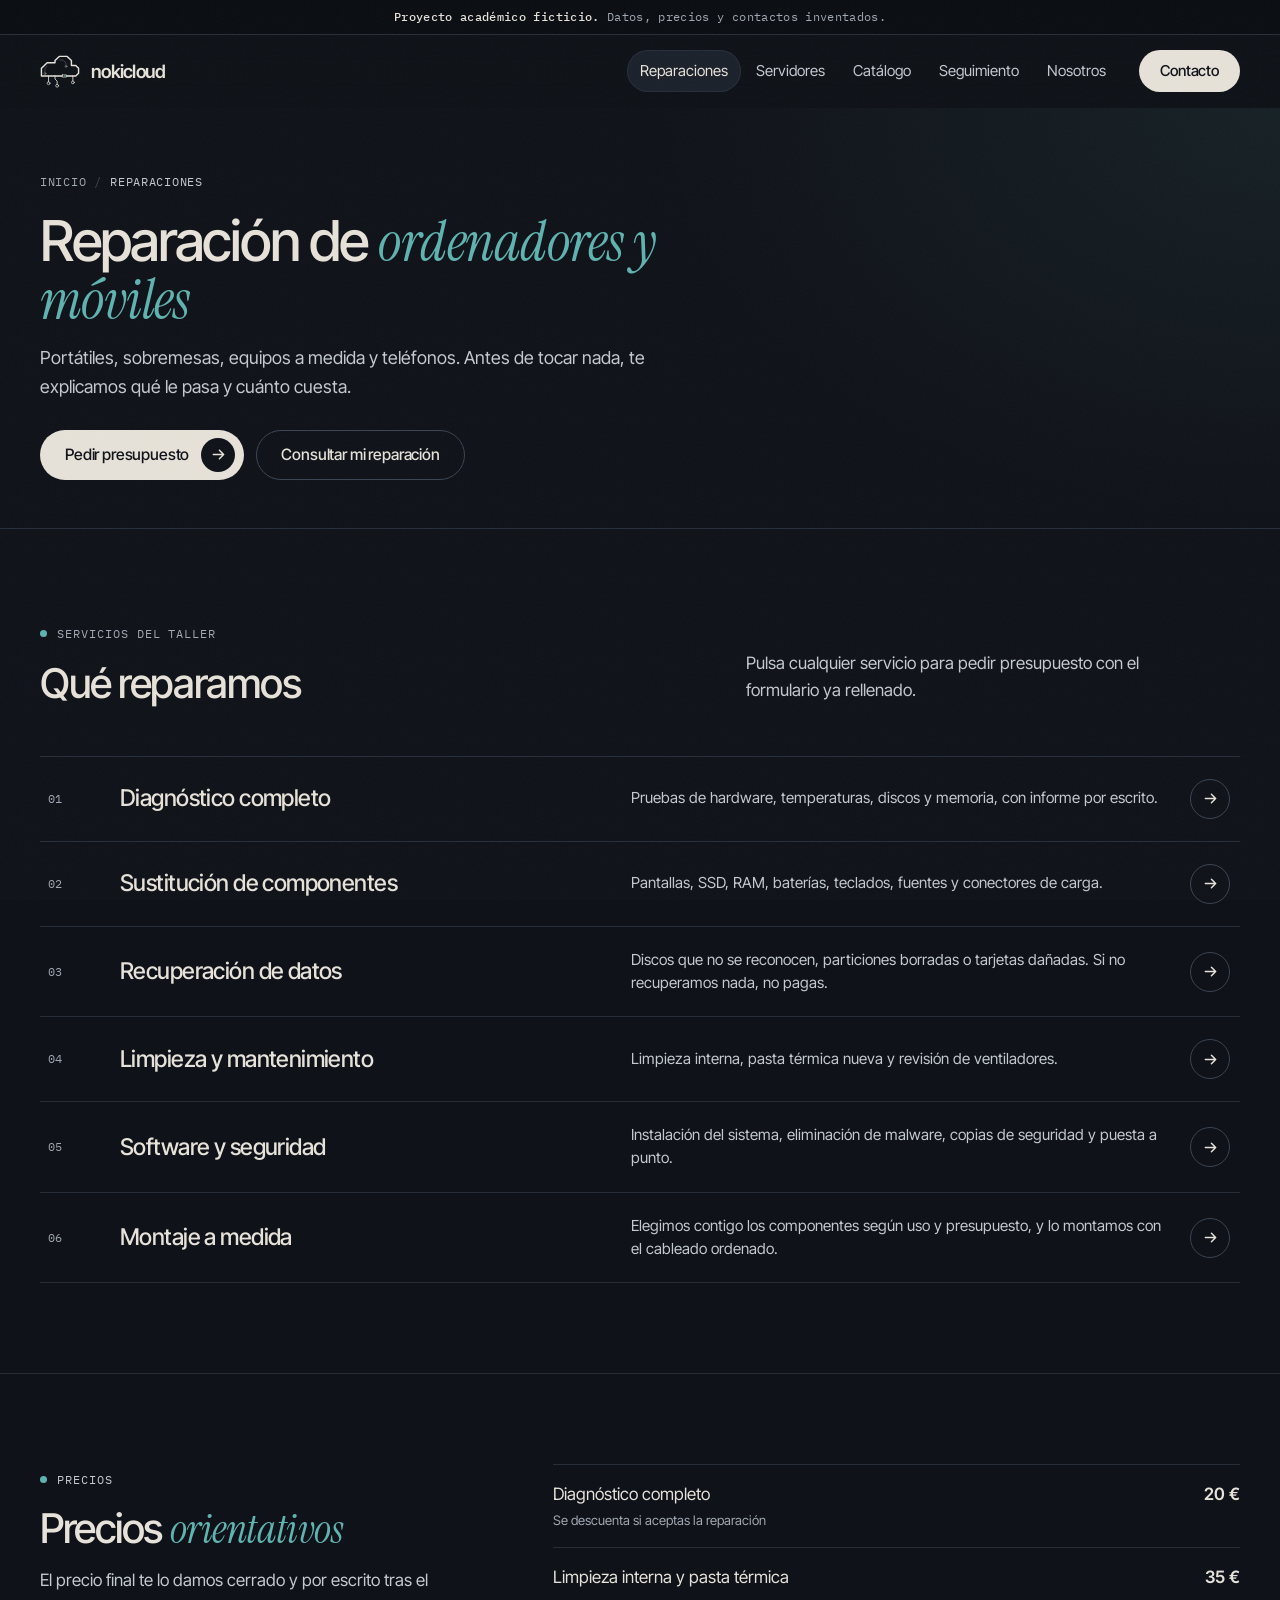
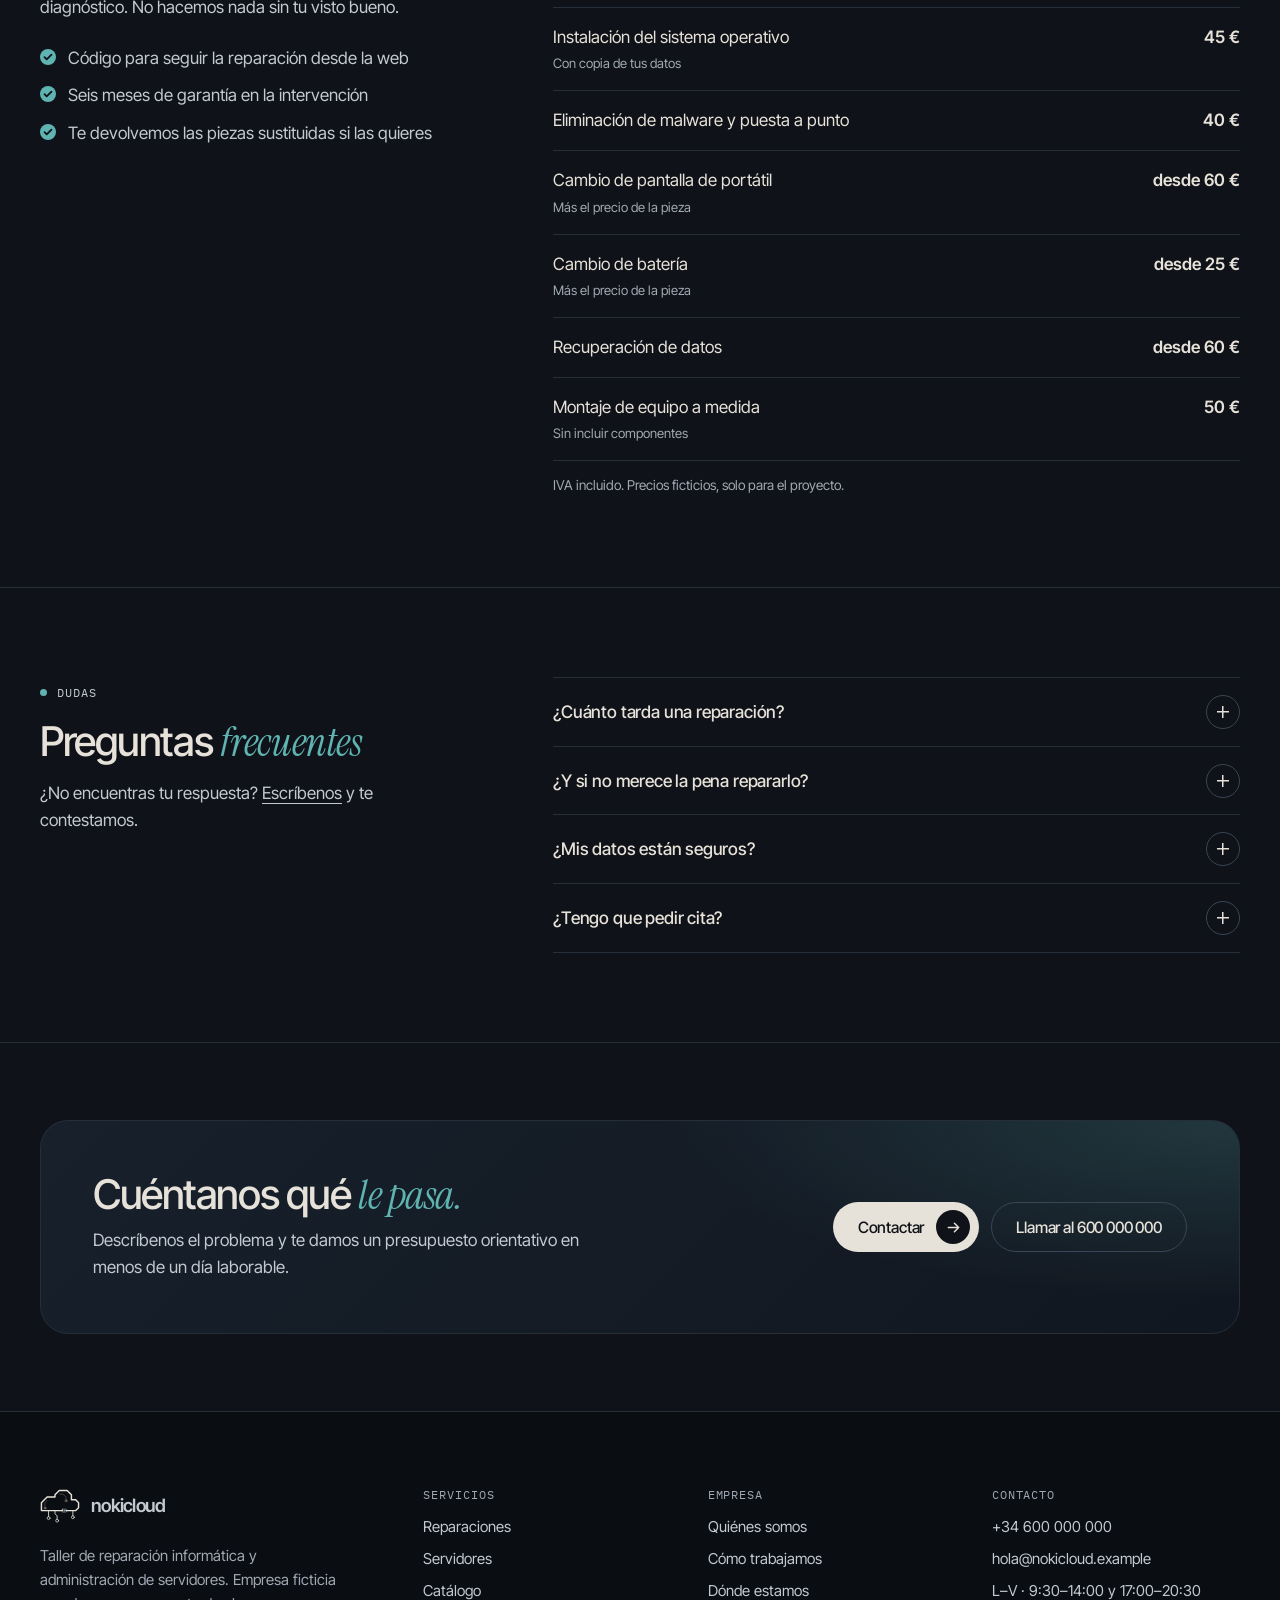
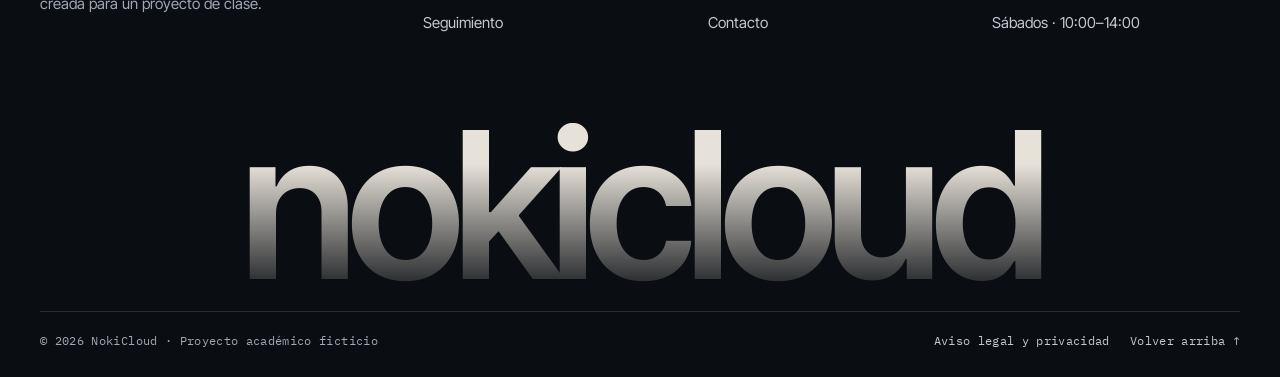
<file: reparaciones.html>
<!doctype html>
<html lang="es">
<head>
  <meta charset="utf-8">
  <meta name="viewport" content="width=device-width, initial-scale=1, viewport-fit=cover">
  <title>Reparaciones · NokiCloud</title>
  <meta name="description" content="Reparación de portátiles, sobremesas y móviles: diagnóstico, componentes, recuperación de datos y montaje a medida. Proyecto académico ficticio.">
  <meta name="theme-color" content="#0F1218">
  <link rel="icon" href="assets/img/favicon.svg" type="image/svg+xml">
  <link rel="preload" href="assets/fonts/inter-tight-latin-wght-normal.woff2" as="font" type="font/woff2" crossorigin>
  <link rel="stylesheet" href="assets/css/styles.css">
  <script>document.documentElement.classList.add('js');</script>
</head>
<body id="top">
  <a class="skip-link" href="#contenido">Saltar al contenido</a>

  <p class="notice"><strong>Proyecto académico ficticio.</strong> Datos, precios y contactos inventados.</p>

  <header class="site-header">
    <div class="container header-inner">
      <a class="brand" href="index.html" aria-label="NokiCloud, inicio">
        <img src="assets/img/logo.svg" alt="" width="40" height="34">
        <span>nokicloud</span>
      </a>
      <button class="nav-toggle" type="button" aria-expanded="false" aria-controls="menu">
        <span class="nav-toggle-text">Menú</span>
        <span class="bars" aria-hidden="true"></span>
      </button>
      <nav class="site-nav" id="menu" aria-label="Principal">
        <ul>
          <li><a href="reparaciones.html" aria-current="page">Reparaciones</a></li>
          <li><a href="servidores.html">Servidores</a></li>
          <li><a href="catalogo.html">Catálogo</a></li>
          <li><a href="seguimiento.html">Seguimiento</a></li>
          <li><a href="nosotros.html">Nosotros</a></li>
        </ul>
        <a class="btn btn-primary" href="nosotros.html#contacto">Contacto</a>
      </nav>
    </div>
  </header>

  <main id="contenido">

    <section class="page-hero">
      <div class="container">
        <nav class="breadcrumb" aria-label="Ruta de navegación">
          <ol>
            <li><a href="index.html">Inicio</a></li>
            <li><span aria-current="page">Reparaciones</span></li>
          </ol>
        </nav>
        <h1>Reparación de <em>ordenadores y móviles</em></h1>
        <p class="lead">Portátiles, sobremesas, equipos a medida y teléfonos. Antes de tocar nada, te explicamos qué le pasa y cuánto cuesta.</p>
        <div class="btn-row">
          <a class="btn btn-primary" href="nosotros.html?servicio=reparacion#contacto">Pedir presupuesto
            <span class="btn-arrow"><svg viewBox="0 0 16 16" fill="none" stroke="currentColor" stroke-width="1.6" stroke-linecap="round" stroke-linejoin="round" aria-hidden="true"><path d="M2.5 8h11M9 3.5 13.5 8 9 12.5"/></svg></span>
          </a>
          <a class="btn btn-ghost" href="seguimiento.html">Consultar mi reparación</a>
        </div>
      </div>
    </section>

    <section class="section">
      <div class="container">
        <div class="section-head">
          <div>
            <p class="label">Servicios del taller</p>
            <h2>Qué reparamos</h2>
          </div>
          <p>Pulsa cualquier servicio para pedir presupuesto con el formulario ya rellenado.</p>
        </div>
        <ul class="service-list">
            <li><a class="service-row" href="nosotros.html?servicio=reparacion#contacto"><span class="num">01</span><span class="name">Diagnóstico completo</span><span class="desc">Pruebas de hardware, temperaturas, discos y memoria, con informe por escrito.</span><span class="go"><svg viewBox="0 0 16 16" fill="none" stroke="currentColor" stroke-width="1.6" stroke-linecap="round" stroke-linejoin="round" aria-hidden="true"><path d="M2.5 8h11M9 3.5 13.5 8 9 12.5"/></svg></span></a></li>
            <li><a class="service-row" href="nosotros.html?servicio=reparacion#contacto"><span class="num">02</span><span class="name">Sustitución de componentes</span><span class="desc">Pantallas, SSD, RAM, baterías, teclados, fuentes y conectores de carga.</span><span class="go"><svg viewBox="0 0 16 16" fill="none" stroke="currentColor" stroke-width="1.6" stroke-linecap="round" stroke-linejoin="round" aria-hidden="true"><path d="M2.5 8h11M9 3.5 13.5 8 9 12.5"/></svg></span></a></li>
            <li><a class="service-row" href="nosotros.html?servicio=datos#contacto"><span class="num">03</span><span class="name">Recuperación de datos</span><span class="desc">Discos que no se reconocen, particiones borradas o tarjetas dañadas. Si no recuperamos nada, no pagas.</span><span class="go"><svg viewBox="0 0 16 16" fill="none" stroke="currentColor" stroke-width="1.6" stroke-linecap="round" stroke-linejoin="round" aria-hidden="true"><path d="M2.5 8h11M9 3.5 13.5 8 9 12.5"/></svg></span></a></li>
            <li><a class="service-row" href="nosotros.html?servicio=reparacion#contacto"><span class="num">04</span><span class="name">Limpieza y mantenimiento</span><span class="desc">Limpieza interna, pasta térmica nueva y revisión de ventiladores.</span><span class="go"><svg viewBox="0 0 16 16" fill="none" stroke="currentColor" stroke-width="1.6" stroke-linecap="round" stroke-linejoin="round" aria-hidden="true"><path d="M2.5 8h11M9 3.5 13.5 8 9 12.5"/></svg></span></a></li>
            <li><a class="service-row" href="nosotros.html?servicio=reparacion#contacto"><span class="num">05</span><span class="name">Software y seguridad</span><span class="desc">Instalación del sistema, eliminación de malware, copias de seguridad y puesta a punto.</span><span class="go"><svg viewBox="0 0 16 16" fill="none" stroke="currentColor" stroke-width="1.6" stroke-linecap="round" stroke-linejoin="round" aria-hidden="true"><path d="M2.5 8h11M9 3.5 13.5 8 9 12.5"/></svg></span></a></li>
            <li><a class="service-row" href="nosotros.html?servicio=montaje#contacto"><span class="num">06</span><span class="name">Montaje a medida</span><span class="desc">Elegimos contigo los componentes según uso y presupuesto, y lo montamos con el cableado ordenado.</span><span class="go"><svg viewBox="0 0 16 16" fill="none" stroke="currentColor" stroke-width="1.6" stroke-linecap="round" stroke-linejoin="round" aria-hidden="true"><path d="M2.5 8h11M9 3.5 13.5 8 9 12.5"/></svg></span></a></li>
        </ul>
      </div>
    </section>

    <section class="section">
      <div class="container split">
        <div>
          <p class="label">Precios</p>
          <h2>Precios <em>orientativos</em></h2>
          <p>El precio final te lo damos cerrado y por escrito tras el diagnóstico. No hacemos nada sin tu visto bueno.</p>
          <ul class="checks">
            <li>Código para seguir la reparación desde la web</li>
            <li>Seis meses de garantía en la intervención</li>
            <li>Te devolvemos las piezas sustituidas si las quieres</li>
          </ul>
        </div>
        <div>
          <table class="price-table">
            <caption class="visually-hidden">Precios orientativos de reparación</caption>
            <tbody>
              <tr><th scope="row">Diagnóstico completo<small>Se descuenta si aceptas la reparación</small></th><td>20 €</td></tr>
              <tr><th scope="row">Limpieza interna y pasta térmica</th><td>35 €</td></tr>
              <tr><th scope="row">Instalación del sistema operativo<small>Con copia de tus datos</small></th><td>45 €</td></tr>
              <tr><th scope="row">Eliminación de malware y puesta a punto</th><td>40 €</td></tr>
              <tr><th scope="row">Cambio de pantalla de portátil<small>Más el precio de la pieza</small></th><td>desde 60 €</td></tr>
              <tr><th scope="row">Cambio de batería<small>Más el precio de la pieza</small></th><td>desde 25 €</td></tr>
              <tr><th scope="row">Recuperación de datos</th><td>desde 60 €</td></tr>
              <tr><th scope="row">Montaje de equipo a medida<small>Sin incluir componentes</small></th><td>50 €</td></tr>
            </tbody>
          </table>
          <p class="table-note">IVA incluido. Precios ficticios, solo para el proyecto.</p>
        </div>
      </div>
    </section>

    <section class="section">
      <div class="container split">
        <div>
          <p class="label">Dudas</p>
          <h2>Preguntas <em>frecuentes</em></h2>
          <p>¿No encuentras tu respuesta? <a href="nosotros.html#contacto">Escríbenos</a> y te contestamos.</p>
        </div>
        <div class="faq">
          <details>
            <summary>¿Cuánto tarda una reparación?</summary>
            <p>El diagnóstico está listo en 24–48 horas. Las reparaciones habituales (batería, SSD, limpieza) suelen estar en 2–4 días laborables; si hay que pedir una pieza, te damos la fecha al enviarte el presupuesto.</p>
          </details>
          <details>
            <summary>¿Y si no merece la pena repararlo?</summary>
            <p>Te lo decimos con sinceridad. Solo pagas el diagnóstico (20 €) y te recomendamos alternativas, por ejemplo un equipo reacondicionado de nuestro catálogo.</p>
          </details>
          <details>
            <summary>¿Mis datos están seguros?</summary>
            <p>No accedemos a tus archivos salvo que sea necesario para la reparación y nos des permiso. Si hay que reinstalar el sistema, hacemos antes una copia y te la devolvemos.</p>
          </details>
          <details>
            <summary>¿Tengo que pedir cita?</summary>
            <p>No. Puedes traer el equipo en horario de tienda. Si es un sobremesa o un servidor, también podemos recogerlo.</p>
          </details>
        </div>
      </div>
    </section>

    <section class="cta-band">
      <div class="container">
        <div class="cta-box" data-reveal>
          <div>
            <h2>Cuéntanos qué <em>le pasa.</em></h2>
            <p>Descríbenos el problema y te damos un presupuesto orientativo en menos de un día laborable.</p>
          </div>
          <div class="btn-row">
            <a class="btn btn-primary" href="nosotros.html#contacto">Contactar
            <span class="btn-arrow"><svg viewBox="0 0 16 16" fill="none" stroke="currentColor" stroke-width="1.6" stroke-linecap="round" stroke-linejoin="round" aria-hidden="true"><path d="M2.5 8h11M9 3.5 13.5 8 9 12.5"/></svg></span>
          </a>
            <a class="btn btn-ghost" href="tel:+34600000000">Llamar&nbsp;al&nbsp;600&nbsp;000&nbsp;000</a>
          </div>
        </div>
      </div>
    </section>
  </main>

  <footer class="site-footer">
    <div class="container">
      <div class="footer-top">
        <div>
          <a class="brand" href="index.html" aria-label="NokiCloud, inicio">
            <img src="assets/img/logo.svg" alt="" width="40" height="34">
            <span>nokicloud</span>
          </a>
          <p>Taller de reparación informática y administración de servidores. Empresa ficticia creada para un proyecto de clase.</p>
        </div>
        <div>
          <h2>Servicios</h2>
          <ul>
            <li><a href="reparaciones.html">Reparaciones</a></li>
            <li><a href="servidores.html">Servidores</a></li>
            <li><a href="catalogo.html">Catálogo</a></li>
            <li><a href="seguimiento.html">Seguimiento</a></li>
          </ul>
        </div>
        <div>
          <h2>Empresa</h2>
          <ul>
            <li><a href="nosotros.html">Quiénes somos</a></li>
            <li><a href="nosotros.html#como-trabajamos">Cómo trabajamos</a></li>
            <li><a href="nosotros.html#ubicacion">Dónde estamos</a></li>
            <li><a href="nosotros.html#contacto">Contacto</a></li>
          </ul>
        </div>
        <div>
          <h2>Contacto</h2>
          <ul>
            <li><a href="tel:+34600000000">+34&nbsp;600&nbsp;000&nbsp;000</a></li>
            <li><a href="mailto:hola@nokicloud.example">hola@nokicloud.example</a></li>
            <li>L–V · 9:30–14:00 y 17:00–20:30</li>
            <li>Sábados · 10:00–14:00</li>
          </ul>
        </div>
      </div>
      <p class="wordmark" aria-hidden="true">nokicloud</p>
      <div class="footer-bottom">
        <span>© <span data-year>2026</span> NokiCloud · Proyecto académico ficticio</span>
        <nav aria-label="Legal">
          <a href="aviso-legal.html">Aviso legal y privacidad</a>
          <a href="#top">Volver arriba ↑</a>
        </nav>
      </div>
    </div>
  </footer>

  <script src="assets/js/main.js"></script>
</body>
</html>
</file>
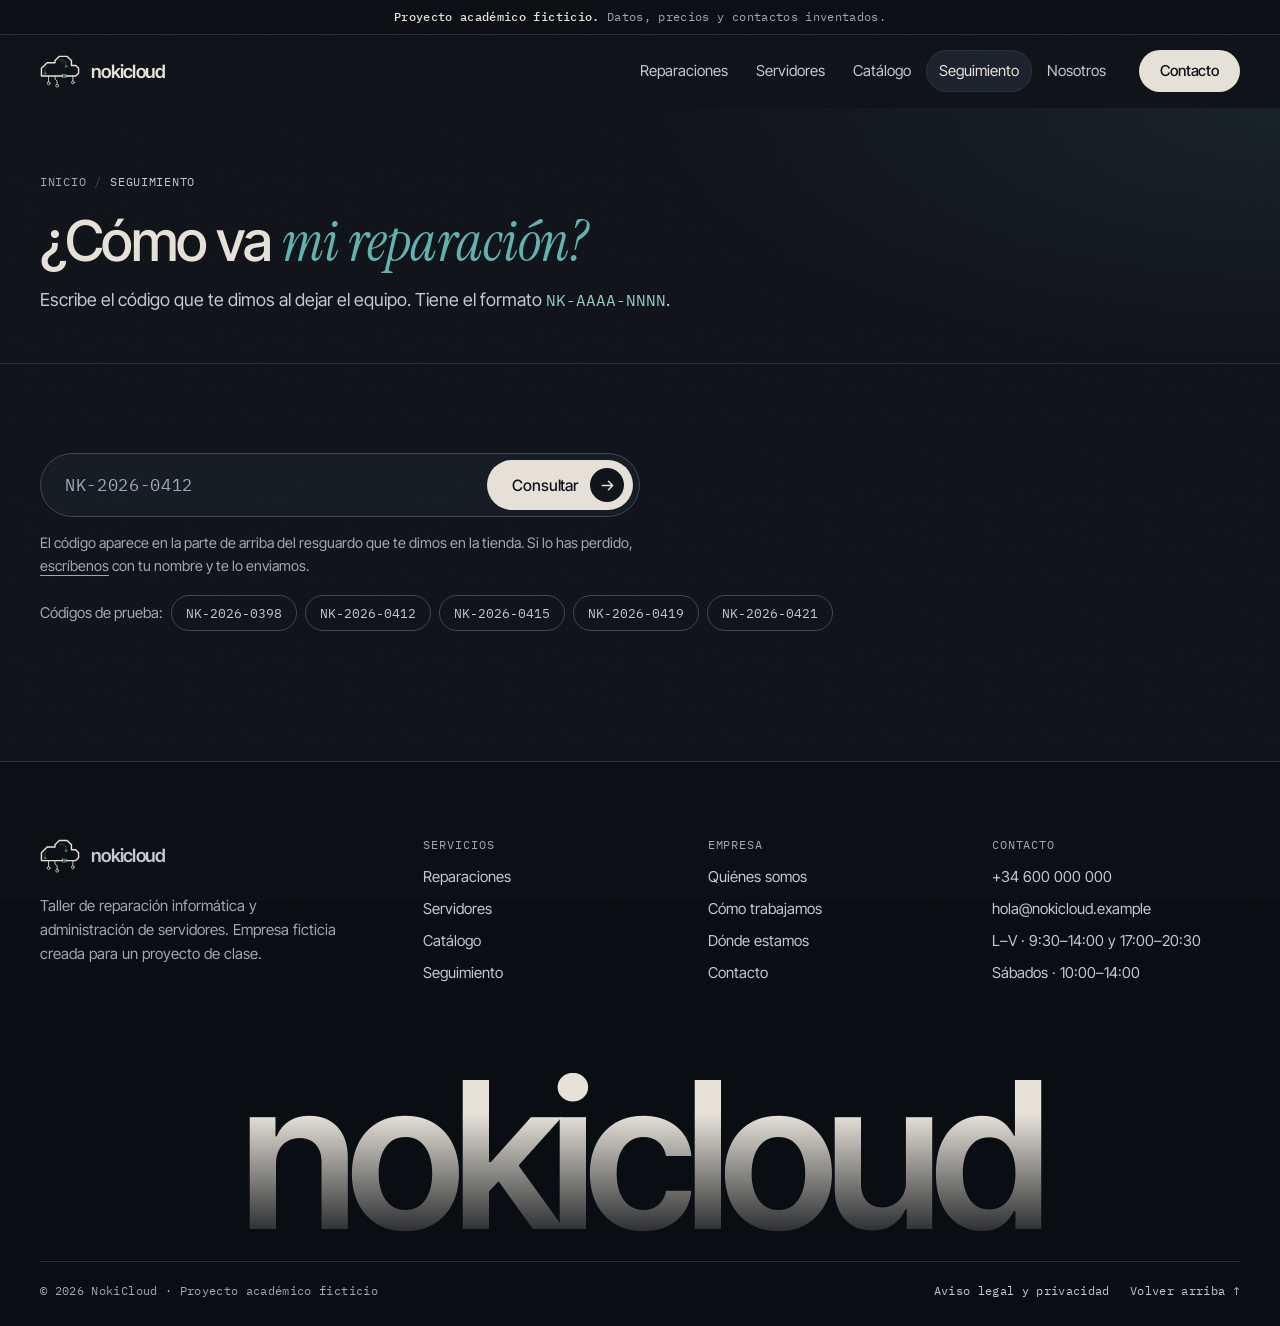
<file: seguimiento.html>
<!doctype html>
<html lang="es">
<head>
  <meta charset="utf-8">
  <meta name="viewport" content="width=device-width, initial-scale=1, viewport-fit=cover">
  <title>Seguimiento de reparaciones · NokiCloud</title>
  <meta name="description" content="Consulta el estado de una reparación con tu código de seguimiento. Demo con datos ficticios.">
  <meta name="theme-color" content="#0F1218">
  <link rel="icon" href="assets/img/favicon.svg" type="image/svg+xml">
  <link rel="preload" href="assets/fonts/inter-tight-latin-wght-normal.woff2" as="font" type="font/woff2" crossorigin>
  <link rel="stylesheet" href="assets/css/styles.css">
  <script>document.documentElement.classList.add('js');</script>
</head>
<body id="top">
  <a class="skip-link" href="#contenido">Saltar al contenido</a>

  <p class="notice"><strong>Proyecto académico ficticio.</strong> Datos, precios y contactos inventados.</p>

  <header class="site-header">
    <div class="container header-inner">
      <a class="brand" href="index.html" aria-label="NokiCloud, inicio">
        <img src="assets/img/logo.svg" alt="" width="40" height="34">
        <span>nokicloud</span>
      </a>
      <button class="nav-toggle" type="button" aria-expanded="false" aria-controls="menu">
        <span class="nav-toggle-text">Menú</span>
        <span class="bars" aria-hidden="true"></span>
      </button>
      <nav class="site-nav" id="menu" aria-label="Principal">
        <ul>
          <li><a href="reparaciones.html">Reparaciones</a></li>
          <li><a href="servidores.html">Servidores</a></li>
          <li><a href="catalogo.html">Catálogo</a></li>
          <li><a href="seguimiento.html" aria-current="page">Seguimiento</a></li>
          <li><a href="nosotros.html">Nosotros</a></li>
        </ul>
        <a class="btn btn-primary" href="nosotros.html#contacto">Contacto</a>
      </nav>
    </div>
  </header>

  <main id="contenido">

    <section class="page-hero">
      <div class="container">
        <nav class="breadcrumb" aria-label="Ruta de navegación">
          <ol>
            <li><a href="index.html">Inicio</a></li>
            <li><span aria-current="page">Seguimiento</span></li>
          </ol>
        </nav>
        <h1>¿Cómo va <em>mi reparación?</em></h1>
        <p class="lead">Escribe el código que te dimos al dejar el equipo. Tiene el formato <code>NK-AAAA-NNNN</code>.</p>
      </div>
    </section>

    <section class="section">
      <div class="container">
        <form class="tracker-form" id="tracker-form">
          <label class="visually-hidden" for="codigo">Código de seguimiento</label>
          <input id="codigo" name="codigo" type="text" placeholder="NK-2026-0412" autocomplete="off" spellcheck="false" required>
          <button class="btn btn-primary" type="submit">Consultar
            <span class="btn-arrow"><svg viewBox="0 0 16 16" fill="none" stroke="currentColor" stroke-width="1.6" stroke-linecap="round" stroke-linejoin="round" aria-hidden="true"><path d="M2.5 8h11M9 3.5 13.5 8 9 12.5"/></svg></span>
          </button>
        </form>
        <p class="help-text">El código aparece en la parte de arriba del resguardo que te dimos en la tienda. Si lo has perdido, <a href="nosotros.html#contacto">escríbenos</a> con tu nombre y te lo enviamos.</p>

        <div class="examples">
          Códigos de prueba:
          <span id="example-codes"></span>
        </div>

        <div class="result" id="result" aria-live="polite"></div>
      </div>
    </section>
  </main>

  <footer class="site-footer">
    <div class="container">
      <div class="footer-top">
        <div>
          <a class="brand" href="index.html" aria-label="NokiCloud, inicio">
            <img src="assets/img/logo.svg" alt="" width="40" height="34">
            <span>nokicloud</span>
          </a>
          <p>Taller de reparación informática y administración de servidores. Empresa ficticia creada para un proyecto de clase.</p>
        </div>
        <div>
          <h2>Servicios</h2>
          <ul>
            <li><a href="reparaciones.html">Reparaciones</a></li>
            <li><a href="servidores.html">Servidores</a></li>
            <li><a href="catalogo.html">Catálogo</a></li>
            <li><a href="seguimiento.html">Seguimiento</a></li>
          </ul>
        </div>
        <div>
          <h2>Empresa</h2>
          <ul>
            <li><a href="nosotros.html">Quiénes somos</a></li>
            <li><a href="nosotros.html#como-trabajamos">Cómo trabajamos</a></li>
            <li><a href="nosotros.html#ubicacion">Dónde estamos</a></li>
            <li><a href="nosotros.html#contacto">Contacto</a></li>
          </ul>
        </div>
        <div>
          <h2>Contacto</h2>
          <ul>
            <li><a href="tel:+34600000000">+34&nbsp;600&nbsp;000&nbsp;000</a></li>
            <li><a href="mailto:hola@nokicloud.example">hola@nokicloud.example</a></li>
            <li>L–V · 9:30–14:00 y 17:00–20:30</li>
            <li>Sábados · 10:00–14:00</li>
          </ul>
        </div>
      </div>
      <p class="wordmark" aria-hidden="true">nokicloud</p>
      <div class="footer-bottom">
        <span>© <span data-year>2026</span> NokiCloud · Proyecto académico ficticio</span>
        <nav aria-label="Legal">
          <a href="aviso-legal.html">Aviso legal y privacidad</a>
          <a href="#top">Volver arriba ↑</a>
        </nav>
      </div>
    </div>
  </footer>

  <script src="assets/js/main.js"></script>
  <script src="assets/js/datos-reparaciones.js"></script>
  <script src="assets/js/seguimiento.js"></script>
</body>
</html>
</file>
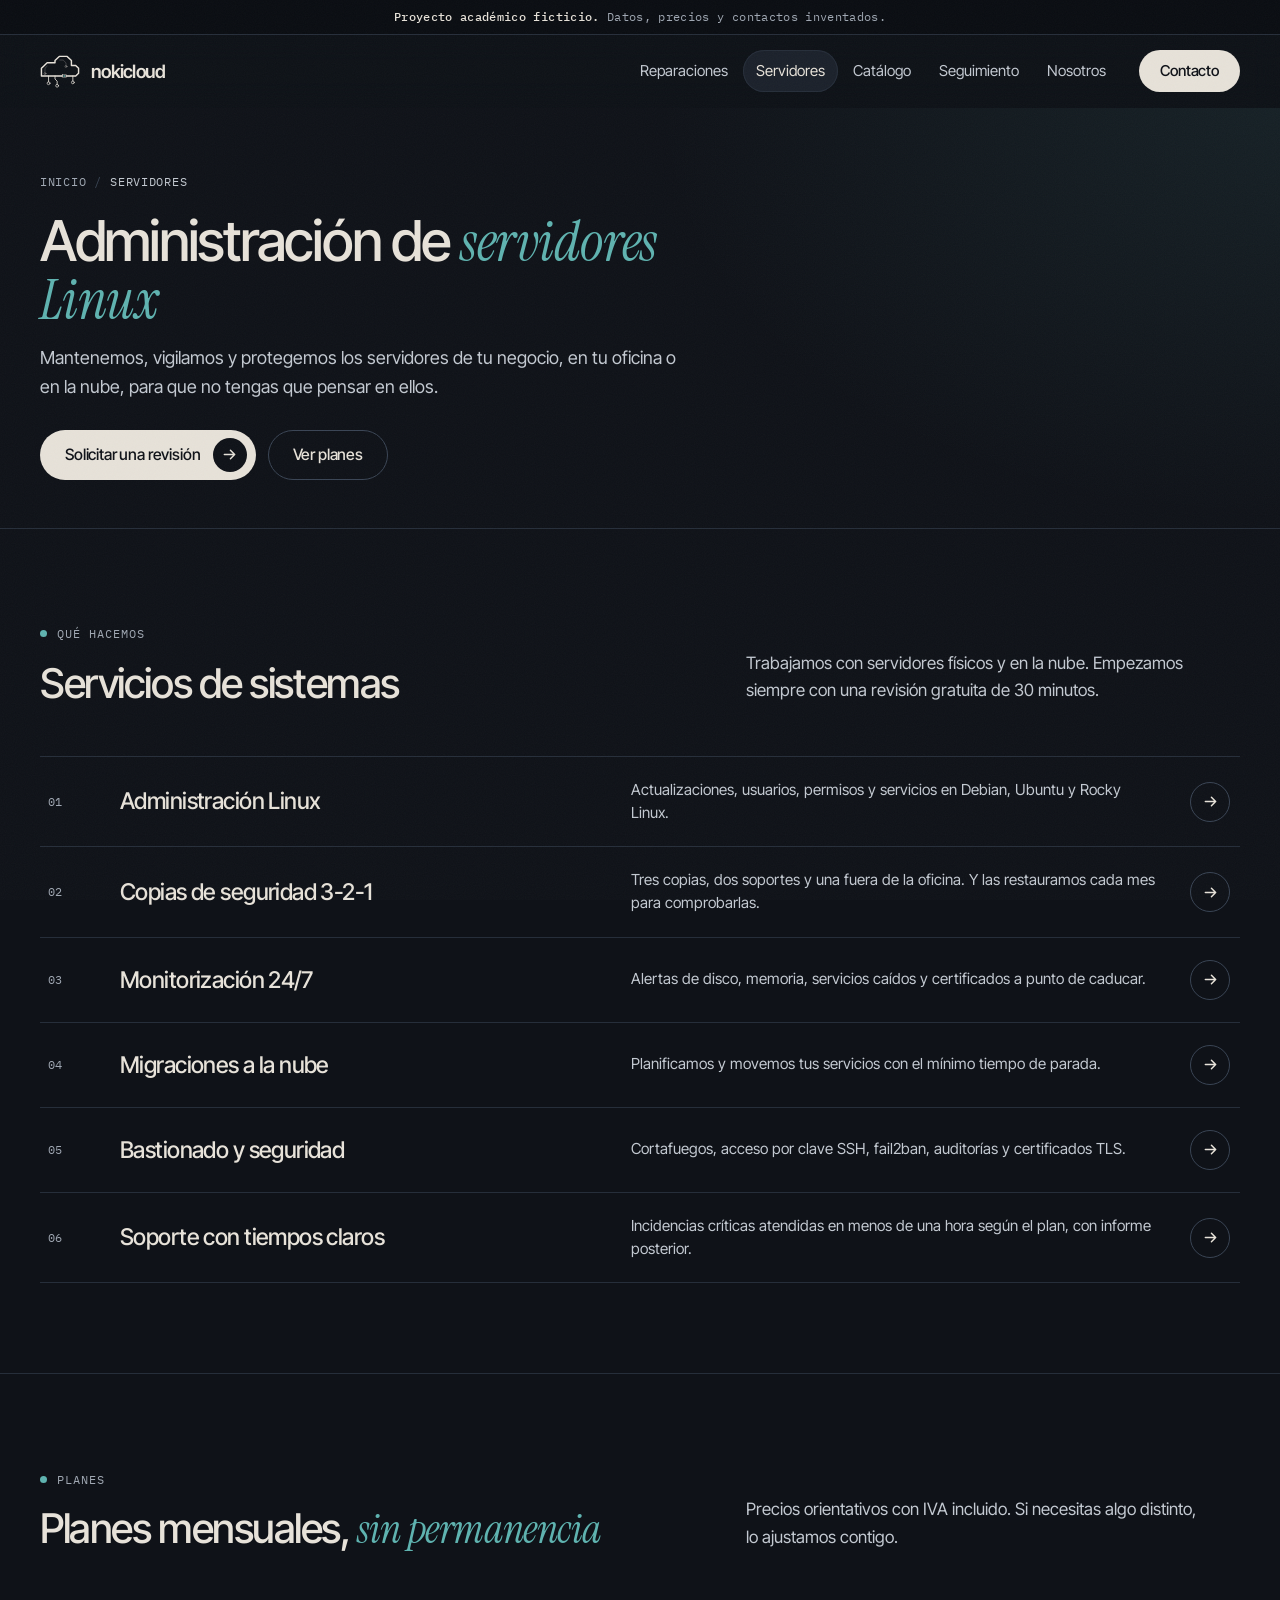
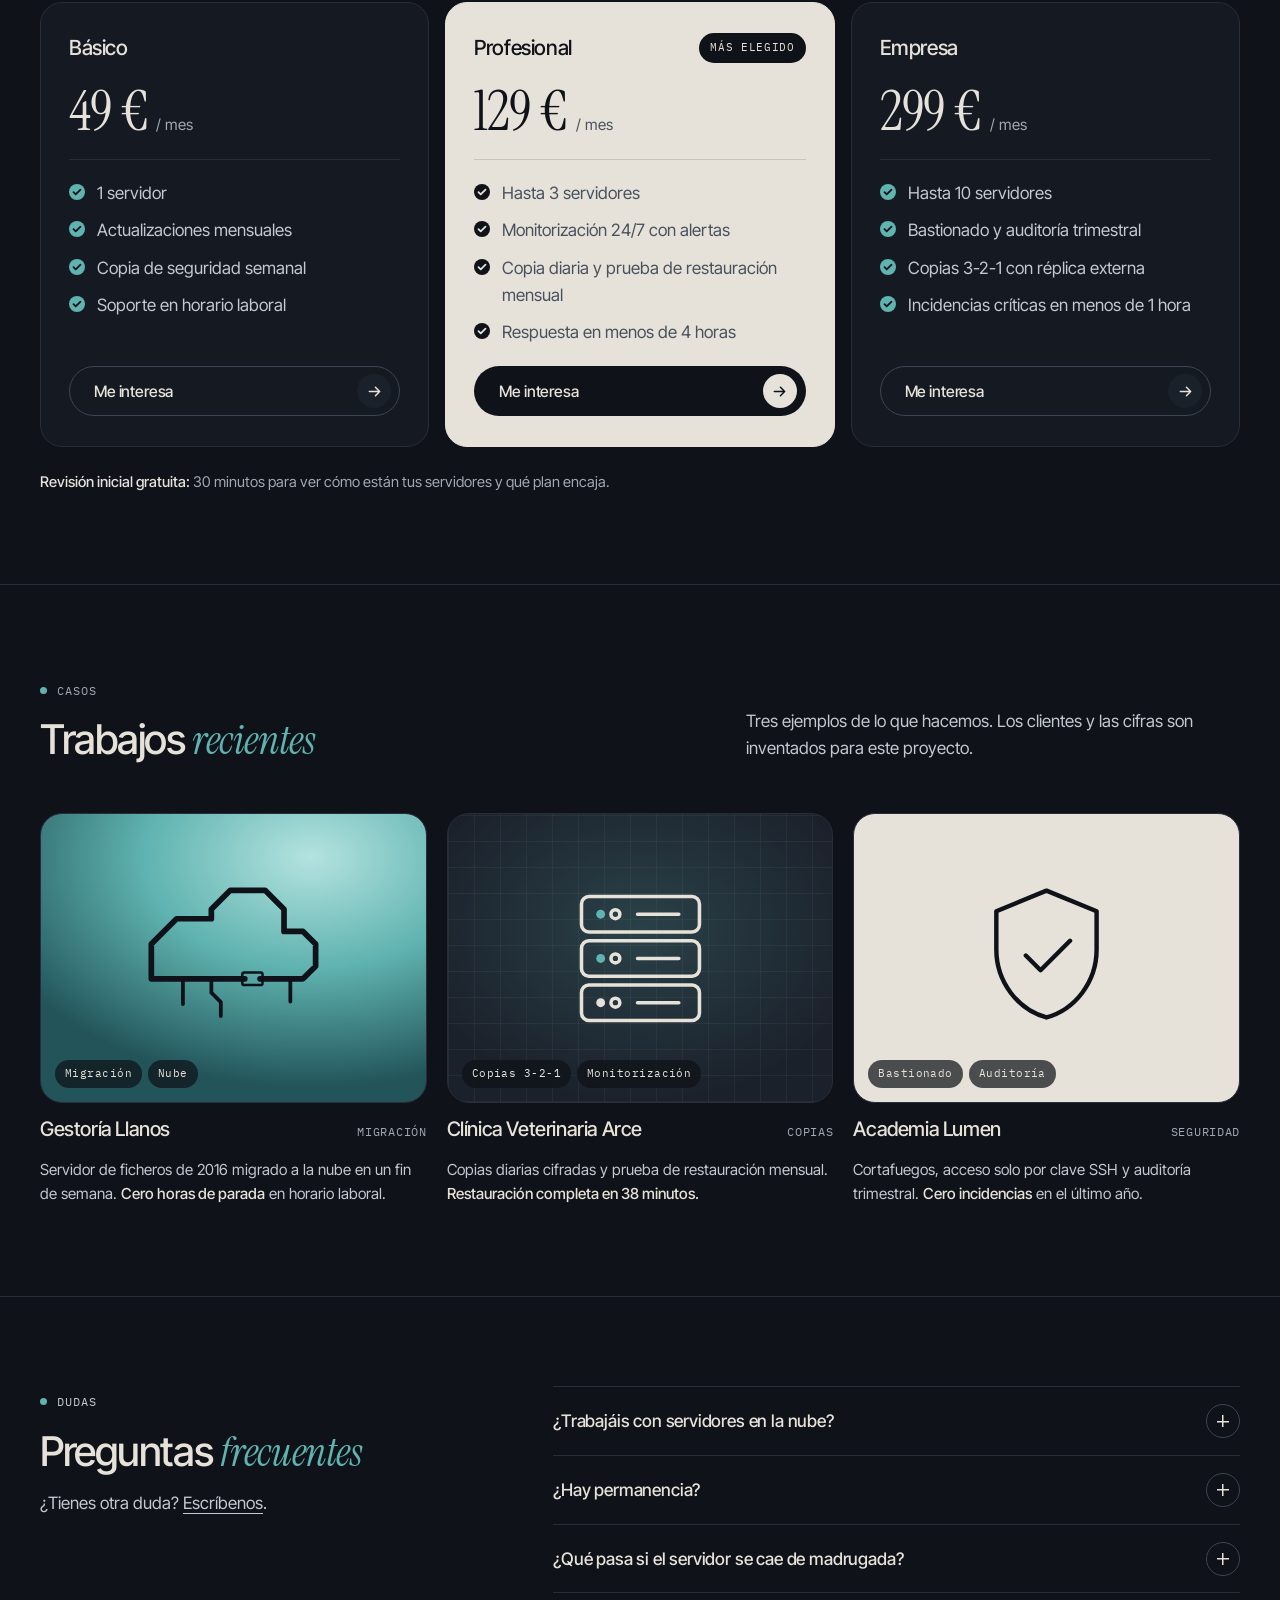
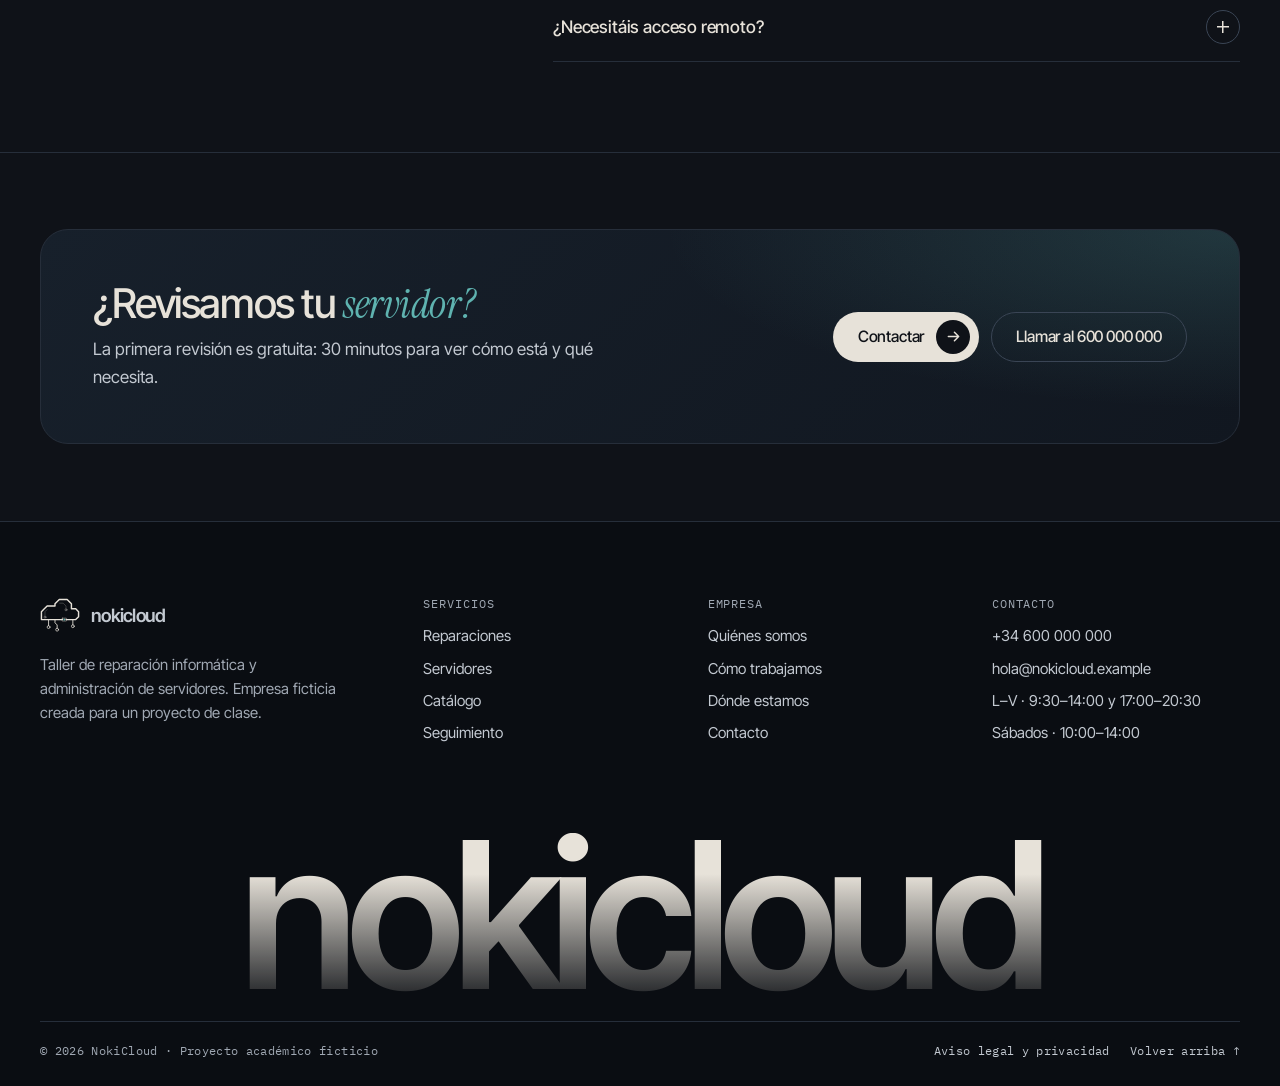
<file: servidores.html>
<!doctype html>
<html lang="es">
<head>
  <meta charset="utf-8">
  <meta name="viewport" content="width=device-width, initial-scale=1, viewport-fit=cover">
  <title>Administración de servidores · NokiCloud</title>
  <meta name="description" content="Administración de servidores Linux: mantenimiento, copias de seguridad 3-2-1, monitorización 24/7 y planes mensuales. Proyecto académico ficticio.">
  <meta name="theme-color" content="#0F1218">
  <link rel="icon" href="assets/img/favicon.svg" type="image/svg+xml">
  <link rel="preload" href="assets/fonts/inter-tight-latin-wght-normal.woff2" as="font" type="font/woff2" crossorigin>
  <link rel="stylesheet" href="assets/css/styles.css">
  <script>document.documentElement.classList.add('js');</script>
</head>
<body id="top">
  <a class="skip-link" href="#contenido">Saltar al contenido</a>

  <p class="notice"><strong>Proyecto académico ficticio.</strong> Datos, precios y contactos inventados.</p>

  <header class="site-header">
    <div class="container header-inner">
      <a class="brand" href="index.html" aria-label="NokiCloud, inicio">
        <img src="assets/img/logo.svg" alt="" width="40" height="34">
        <span>nokicloud</span>
      </a>
      <button class="nav-toggle" type="button" aria-expanded="false" aria-controls="menu">
        <span class="nav-toggle-text">Menú</span>
        <span class="bars" aria-hidden="true"></span>
      </button>
      <nav class="site-nav" id="menu" aria-label="Principal">
        <ul>
          <li><a href="reparaciones.html">Reparaciones</a></li>
          <li><a href="servidores.html" aria-current="page">Servidores</a></li>
          <li><a href="catalogo.html">Catálogo</a></li>
          <li><a href="seguimiento.html">Seguimiento</a></li>
          <li><a href="nosotros.html">Nosotros</a></li>
        </ul>
        <a class="btn btn-primary" href="nosotros.html#contacto">Contacto</a>
      </nav>
    </div>
  </header>

  <main id="contenido">

    <section class="page-hero">
      <div class="container">
        <nav class="breadcrumb" aria-label="Ruta de navegación">
          <ol>
            <li><a href="index.html">Inicio</a></li>
            <li><span aria-current="page">Servidores</span></li>
          </ol>
        </nav>
        <h1>Administración de <em>servidores Linux</em></h1>
        <p class="lead">Mantenemos, vigilamos y protegemos los servidores de tu negocio, en tu oficina o en la nube, para que no tengas que pensar en ellos.</p>
        <div class="btn-row">
          <a class="btn btn-primary" href="nosotros.html?servicio=servidores#contacto">Solicitar una revisión
            <span class="btn-arrow"><svg viewBox="0 0 16 16" fill="none" stroke="currentColor" stroke-width="1.6" stroke-linecap="round" stroke-linejoin="round" aria-hidden="true"><path d="M2.5 8h11M9 3.5 13.5 8 9 12.5"/></svg></span>
          </a>
          <a class="btn btn-ghost" href="#planes">Ver planes</a>
        </div>
      </div>
    </section>

    <section class="section">
      <div class="container">
        <div class="section-head">
          <div>
            <p class="label">Qué hacemos</p>
            <h2>Servicios de sistemas</h2>
          </div>
          <p>Trabajamos con servidores físicos y en la nube. Empezamos siempre con una revisión gratuita de 30 minutos.</p>
        </div>
        <ul class="service-list">
            <li><a class="service-row" href="nosotros.html?servicio=servidores#contacto"><span class="num">01</span><span class="name">Administración Linux</span><span class="desc">Actualizaciones, usuarios, permisos y servicios en Debian, Ubuntu y Rocky Linux.</span><span class="go"><svg viewBox="0 0 16 16" fill="none" stroke="currentColor" stroke-width="1.6" stroke-linecap="round" stroke-linejoin="round" aria-hidden="true"><path d="M2.5 8h11M9 3.5 13.5 8 9 12.5"/></svg></span></a></li>
            <li><a class="service-row" href="nosotros.html?servicio=servidores#contacto"><span class="num">02</span><span class="name">Copias de seguridad 3-2-1</span><span class="desc">Tres copias, dos soportes y una fuera de la oficina. Y las restauramos cada mes para comprobarlas.</span><span class="go"><svg viewBox="0 0 16 16" fill="none" stroke="currentColor" stroke-width="1.6" stroke-linecap="round" stroke-linejoin="round" aria-hidden="true"><path d="M2.5 8h11M9 3.5 13.5 8 9 12.5"/></svg></span></a></li>
            <li><a class="service-row" href="nosotros.html?servicio=servidores#contacto"><span class="num">03</span><span class="name">Monitorización 24/7</span><span class="desc">Alertas de disco, memoria, servicios caídos y certificados a punto de caducar.</span><span class="go"><svg viewBox="0 0 16 16" fill="none" stroke="currentColor" stroke-width="1.6" stroke-linecap="round" stroke-linejoin="round" aria-hidden="true"><path d="M2.5 8h11M9 3.5 13.5 8 9 12.5"/></svg></span></a></li>
            <li><a class="service-row" href="nosotros.html?servicio=servidores#contacto"><span class="num">04</span><span class="name">Migraciones a la nube</span><span class="desc">Planificamos y movemos tus servicios con el mínimo tiempo de parada.</span><span class="go"><svg viewBox="0 0 16 16" fill="none" stroke="currentColor" stroke-width="1.6" stroke-linecap="round" stroke-linejoin="round" aria-hidden="true"><path d="M2.5 8h11M9 3.5 13.5 8 9 12.5"/></svg></span></a></li>
            <li><a class="service-row" href="nosotros.html?servicio=servidores#contacto"><span class="num">05</span><span class="name">Bastionado y seguridad</span><span class="desc">Cortafuegos, acceso por clave SSH, fail2ban, auditorías y certificados TLS.</span><span class="go"><svg viewBox="0 0 16 16" fill="none" stroke="currentColor" stroke-width="1.6" stroke-linecap="round" stroke-linejoin="round" aria-hidden="true"><path d="M2.5 8h11M9 3.5 13.5 8 9 12.5"/></svg></span></a></li>
            <li><a class="service-row" href="nosotros.html?servicio=servidores#contacto"><span class="num">06</span><span class="name">Soporte con tiempos claros</span><span class="desc">Incidencias críticas atendidas en menos de una hora según el plan, con informe posterior.</span><span class="go"><svg viewBox="0 0 16 16" fill="none" stroke="currentColor" stroke-width="1.6" stroke-linecap="round" stroke-linejoin="round" aria-hidden="true"><path d="M2.5 8h11M9 3.5 13.5 8 9 12.5"/></svg></span></a></li>
        </ul>
      </div>
    </section>

    <section class="section" id="planes">
      <div class="container">
        <div class="section-head">
          <div>
            <p class="label">Planes</p>
            <h2>Planes mensuales, <em>sin permanencia</em></h2>
          </div>
          <p>Precios orientativos con IVA incluido. Si necesitas algo distinto, lo ajustamos contigo.</p>
        </div>
        <div class="plans">
          <article class="plan" data-reveal>
            <div class="plan-head"><h3>Básico</h3></div>
            <p class="price">49 € <small>/ mes</small></p>
            <ul class="checks">
              <li>1 servidor</li>
              <li>Actualizaciones mensuales</li>
              <li>Copia de seguridad semanal</li>
              <li>Soporte en horario laboral</li>
            </ul>
            <a class="btn btn-ghost" href="nosotros.html?servicio=servidores#contacto">Me interesa
            <span class="btn-arrow"><svg viewBox="0 0 16 16" fill="none" stroke="currentColor" stroke-width="1.6" stroke-linecap="round" stroke-linejoin="round" aria-hidden="true"><path d="M2.5 8h11M9 3.5 13.5 8 9 12.5"/></svg></span>
          </a>
          </article>
          <article class="plan featured" data-reveal>
            <div class="plan-head"><h3>Profesional</h3><span class="badge">Más elegido</span></div>
            <p class="price">129 € <small>/ mes</small></p>
            <ul class="checks">
              <li>Hasta 3 servidores</li>
              <li>Monitorización 24/7 con alertas</li>
              <li>Copia diaria y prueba de restauración mensual</li>
              <li>Respuesta en menos de 4 horas</li>
            </ul>
            <a class="btn btn-dark" href="nosotros.html?servicio=servidores#contacto">Me interesa
            <span class="btn-arrow"><svg viewBox="0 0 16 16" fill="none" stroke="currentColor" stroke-width="1.6" stroke-linecap="round" stroke-linejoin="round" aria-hidden="true"><path d="M2.5 8h11M9 3.5 13.5 8 9 12.5"/></svg></span>
          </a>
          </article>
          <article class="plan" data-reveal>
            <div class="plan-head"><h3>Empresa</h3></div>
            <p class="price">299 € <small>/ mes</small></p>
            <ul class="checks">
              <li>Hasta 10 servidores</li>
              <li>Bastionado y auditoría trimestral</li>
              <li>Copias 3-2-1 con réplica externa</li>
              <li>Incidencias críticas en menos de 1 hora</li>
            </ul>
            <a class="btn btn-ghost" href="nosotros.html?servicio=servidores#contacto">Me interesa
            <span class="btn-arrow"><svg viewBox="0 0 16 16" fill="none" stroke="currentColor" stroke-width="1.6" stroke-linecap="round" stroke-linejoin="round" aria-hidden="true"><path d="M2.5 8h11M9 3.5 13.5 8 9 12.5"/></svg></span>
          </a>
          </article>
        </div>
        <p class="note"><strong>Revisión inicial gratuita:</strong> 30 minutos para ver cómo están tus servidores y qué plan encaja.</p>
      </div>
    </section>

    <section class="section">
      <div class="container">
        <div class="section-head">
          <div>
            <p class="label">Casos</p>
            <h2>Trabajos <em>recientes</em></h2>
          </div>
          <p>Tres ejemplos de lo que hacemos. Los clientes y las cifras son inventados para este proyecto.</p>
        </div>
        <div class="cases-grid">
          <article class="case" data-reveal>
            <div class="case-cover cover-teal">
              <svg viewBox="100 160 280 236" fill="none" stroke="currentColor" stroke-width="9" stroke-linecap="round" stroke-linejoin="round" aria-hidden="true"><path d="M 282 310 L 350 310 L 370 290 L 370 255 L 350 235 L 320 235 L 320 200 L 290 170 L 235 170 L 205 200 L 205 215 L 150 215 L 125 240 L 110 255 L 110 310 L 258 310"/><path d="M160 310v40M205 310v22l15 15v22M330 310v36" stroke-width="6"/><rect x="254" y="300" width="32" height="20" rx="3" stroke-width="4"/></svg>
              <ul class="tags"><li>Migración</li><li>Nube</li></ul>
            </div>
            <div class="case-meta"><h3>Gestoría Llanos</h3><span class="kind">Migración</span></div>
            <p>Servidor de ficheros de 2016 migrado a la nube en un fin de semana. <strong>Cero horas de parada</strong> en horario laboral.</p>
          </article>
          <article class="case" data-reveal style="--d:1">
            <div class="case-cover cover-dark">
              <svg viewBox="0 0 120 120" fill="none" stroke="currentColor" stroke-width="2.4" stroke-linecap="round" stroke-linejoin="round" aria-hidden="true"><rect x="20" y="18" width="80" height="24" rx="5"/><rect x="20" y="48" width="80" height="24" rx="5"/><rect x="20" y="78" width="80" height="24" rx="5"/><path d="M58 30h28M58 60h28M58 90h28"/><circle cx="33" cy="30" r="3" fill="#5FB3B0" stroke="none"/><circle cx="33" cy="60" r="3" fill="#5FB3B0" stroke="none"/><circle cx="33" cy="90" r="3" fill="currentColor" stroke="none"/><circle cx="43" cy="30" r="3"/><circle cx="43" cy="60" r="3"/><circle cx="43" cy="90" r="3"/></svg>
              <ul class="tags"><li>Copias 3-2-1</li><li>Monitorización</li></ul>
            </div>
            <div class="case-meta"><h3>Clínica Veterinaria Arce</h3><span class="kind">Copias</span></div>
            <p>Copias diarias cifradas y prueba de restauración mensual. <strong>Restauración completa en 38 minutos.</strong></p>
          </article>
          <article class="case" data-reveal style="--d:2">
            <div class="case-cover cover-paper">
              <svg viewBox="0 0 120 120" fill="none" stroke="currentColor" stroke-width="3" stroke-linecap="round" stroke-linejoin="round" aria-hidden="true"><path d="M60 14 26 28v26c0 22 14.6 40.6 34 46 19.4-5.4 34-24 34-46V28L60 14Z"/><path d="m46 58 10 10 20-20"/></svg>
              <ul class="tags"><li>Bastionado</li><li>Auditoría</li></ul>
            </div>
            <div class="case-meta"><h3>Academia Lumen</h3><span class="kind">Seguridad</span></div>
            <p>Cortafuegos, acceso solo por clave SSH y auditoría trimestral. <strong>Cero incidencias</strong> en el último año.</p>
          </article>
        </div>
      </div>
    </section>

    <section class="section">
      <div class="container split">
        <div>
          <p class="label">Dudas</p>
          <h2>Preguntas <em>frecuentes</em></h2>
          <p>¿Tienes otra duda? <a href="nosotros.html#contacto">Escríbenos</a>.</p>
        </div>
        <div class="faq">
          <details>
            <summary>¿Trabajáis con servidores en la nube?</summary>
            <p>Sí. Administramos servidores físicos en tu oficina y máquinas virtuales en proveedores de nube. El plan cuenta servidores, estén donde estén.</p>
          </details>
          <details>
            <summary>¿Hay permanencia?</summary>
            <p>No. Los planes son mensuales y puedes darte de baja cuando quieras avisando con 15 días. Te entregamos toda la documentación y las contraseñas.</p>
          </details>
          <details>
            <summary>¿Qué pasa si el servidor se cae de madrugada?</summary>
            <p>Con los planes Profesional y Empresa la monitorización avisa a nuestro técnico de guardia, que empieza a trabajar dentro del tiempo de respuesta de tu plan.</p>
          </details>
          <details>
            <summary>¿Necesitáis acceso remoto?</summary>
            <p>Sí, mediante una conexión segura por clave SSH que puedes revocar en cualquier momento. Todo lo que hacemos queda registrado en un informe mensual.</p>
          </details>
        </div>
      </div>
    </section>

    <section class="cta-band">
      <div class="container">
        <div class="cta-box" data-reveal>
          <div>
            <h2>¿Revisamos tu <em>servidor?</em></h2>
            <p>La primera revisión es gratuita: 30 minutos para ver cómo está y qué necesita.</p>
          </div>
          <div class="btn-row">
            <a class="btn btn-primary" href="nosotros.html#contacto">Contactar
            <span class="btn-arrow"><svg viewBox="0 0 16 16" fill="none" stroke="currentColor" stroke-width="1.6" stroke-linecap="round" stroke-linejoin="round" aria-hidden="true"><path d="M2.5 8h11M9 3.5 13.5 8 9 12.5"/></svg></span>
          </a>
            <a class="btn btn-ghost" href="tel:+34600000000">Llamar&nbsp;al&nbsp;600&nbsp;000&nbsp;000</a>
          </div>
        </div>
      </div>
    </section>
  </main>

  <footer class="site-footer">
    <div class="container">
      <div class="footer-top">
        <div>
          <a class="brand" href="index.html" aria-label="NokiCloud, inicio">
            <img src="assets/img/logo.svg" alt="" width="40" height="34">
            <span>nokicloud</span>
          </a>
          <p>Taller de reparación informática y administración de servidores. Empresa ficticia creada para un proyecto de clase.</p>
        </div>
        <div>
          <h2>Servicios</h2>
          <ul>
            <li><a href="reparaciones.html">Reparaciones</a></li>
            <li><a href="servidores.html">Servidores</a></li>
            <li><a href="catalogo.html">Catálogo</a></li>
            <li><a href="seguimiento.html">Seguimiento</a></li>
          </ul>
        </div>
        <div>
          <h2>Empresa</h2>
          <ul>
            <li><a href="nosotros.html">Quiénes somos</a></li>
            <li><a href="nosotros.html#como-trabajamos">Cómo trabajamos</a></li>
            <li><a href="nosotros.html#ubicacion">Dónde estamos</a></li>
            <li><a href="nosotros.html#contacto">Contacto</a></li>
          </ul>
        </div>
        <div>
          <h2>Contacto</h2>
          <ul>
            <li><a href="tel:+34600000000">+34&nbsp;600&nbsp;000&nbsp;000</a></li>
            <li><a href="mailto:hola@nokicloud.example">hola@nokicloud.example</a></li>
            <li>L–V · 9:30–14:00 y 17:00–20:30</li>
            <li>Sábados · 10:00–14:00</li>
          </ul>
        </div>
      </div>
      <p class="wordmark" aria-hidden="true">nokicloud</p>
      <div class="footer-bottom">
        <span>© <span data-year>2026</span> NokiCloud · Proyecto académico ficticio</span>
        <nav aria-label="Legal">
          <a href="aviso-legal.html">Aviso legal y privacidad</a>
          <a href="#top">Volver arriba ↑</a>
        </nav>
      </div>
    </div>
  </footer>

  <script src="assets/js/main.js"></script>
</body>
</html>
</file>
<file: assets/css/styles.css>
/* ==========================================================================
   NokiCloud · Hoja de estilos principal
   Proyecto académico ficticio.

   Estética editorial y sobria: fondo azul casi negro, texto en crema,
   titulares con palabras destacadas en serif cursiva y un único acento
   verde azulado. Todas las páginas comparten esta hoja.

   Índice
    1. Tipografías              11. Precios y preguntas frecuentes
    2. Variables                12. Tarifas y casos
    3. Base                     13. Nosotros: empresa, proceso y ubicación
    4. Utilidades               14. Contacto y formulario
    5. Cabecera y menú          15. Catálogo y ficha de producto
    6. Botones                  16. Seguimiento
    7. Cabecera de página       17. Banda de contacto y pie
    8. Inicio                   18. Aviso legal y 404
    9. Tarjetas de servicio     19. Animaciones
   10. Lista de servicios
   ========================================================================== */

/* 1. Tipografías (autoalojadas en assets/fonts, licencia SIL OFL 1.1) ---- */
@font-face {
  font-family: "Inter Tight";
  src: url("../fonts/inter-tight-latin-wght-normal.woff2") format("woff2");
  font-weight: 100 900;
  font-style: normal;
  font-display: swap;
}
@font-face {
  font-family: "Instrument Serif";
  src: url("../fonts/instrument-serif-latin-400-normal.woff2") format("woff2");
  font-weight: 400;
  font-style: normal;
  font-display: swap;
}
@font-face {
  font-family: "Instrument Serif";
  src: url("../fonts/instrument-serif-latin-400-italic.woff2") format("woff2");
  font-weight: 400;
  font-style: italic;
  font-display: swap;
}
@font-face {
  font-family: "IBM Plex Mono";
  src: url("../fonts/ibm-plex-mono-latin-400-normal.woff2") format("woff2");
  font-weight: 400;
  font-style: normal;
  font-display: swap;
}
@font-face {
  font-family: "IBM Plex Mono";
  src: url("../fonts/ibm-plex-mono-latin-500-normal.woff2") format("woff2");
  font-weight: 500;
  font-style: normal;
  font-display: swap;
}

/* 2. Variables ----------------------------------------------------------- */
:root {
  /* Paleta del logo original de NokiCloud: azul casi negro, crema y verde azulado */
  --bg: #0F1218;
  --bg-2: #151A22;
  --bg-3: #1B212B;
  --bg-deep: #0A0D12;

  /* Texto */
  --cream: #E7E2D9;
  --cream-2: #C3C9D1;
  --muted: #A0A8B3;
  --line: #262E3A;
  --line-strong: #3A4555;

  /* Acento verde azulado (el chip del logo) */
  --accent: #5FB3B0;
  --accent-2: #8FD0CD;
  --accent-soft: rgba(95, 179, 176, 0.1);

  /* Bloques claros tipo papel */
  --paper: #E7E2D9;
  --ink: #0F1218;
  --ink-muted: #48515E;
  --accent-ink: #2B7471;
  --paper-line: rgba(15, 18, 24, 0.14);

  /* Estados */
  --warning: #E3B964;
  --danger: #E57B7B;

  --font-sans: "Inter Tight", system-ui, -apple-system, "Segoe UI", sans-serif;
  --font-serif: "Instrument Serif", "Iowan Old Style", Georgia, serif;
  --font-mono: "IBM Plex Mono", ui-monospace, "SFMono-Regular", Consolas, monospace;

  --radius: 22px;
  --radius-sm: 14px;
  --max: 1200px;
  --gutter: clamp(16px, 4vw, 40px);
  --header-h: 72px;
  --ease: cubic-bezier(0.2, 0.7, 0.2, 1);
}

/* 3. Base ---------------------------------------------------------------- */
*,
*::before,
*::after { box-sizing: border-box; }

html { scroll-behavior: smooth; scroll-padding-top: calc(var(--header-h) + 16px); }

body {
  margin: 0;
  background: var(--bg);
  color: var(--cream);
  font-family: var(--font-sans);
  font-size: 1.0625rem;
  line-height: 1.6;
  -webkit-font-smoothing: antialiased;
  -moz-osx-font-smoothing: grayscale;
  text-rendering: optimizeLegibility;
  overflow-x: hidden;
}
body.menu-open { overflow: hidden; }

/* Grano muy sutil, como papel impreso */
body::after {
  content: "";
  position: fixed; inset: 0; z-index: 200;
  pointer-events: none;
  opacity: 0.035;
  background-image: url("data:image/svg+xml,%3Csvg xmlns='http://www.w3.org/2000/svg' width='160' height='160'%3E%3Cfilter id='n'%3E%3CfeTurbulence type='fractalNoise' baseFrequency='0.9' numOctaves='2' stitchTiles='stitch'/%3E%3C/filter%3E%3Crect width='100%25' height='100%25' filter='url(%23n)'/%3E%3C/svg%3E");
}

img, svg { max-width: 100%; display: block; }

a { color: inherit; text-underline-offset: 4px; text-decoration-thickness: 1px; }
a:hover { color: var(--accent-2); }

h1, h2, h3, h4 { margin: 0 0 0.5em; font-weight: 500; line-height: 1.08; letter-spacing: -0.03em; }
h1 { font-size: clamp(2.2rem, 4.4vw, 3.6rem); line-height: 1.02; letter-spacing: -0.04em; }
h2 { font-size: clamp(1.8rem, 3.2vw, 2.7rem); line-height: 1.05; letter-spacing: -0.035em; }
h3 { font-size: 1.25rem; letter-spacing: -0.02em; }
p { margin: 0 0 1em; }

/* Palabras destacadas: serif cursiva en verde azulado */
h1 em, h2 em, h3 em {
  font-family: var(--font-serif);
  font-style: italic;
  font-weight: 400;
  letter-spacing: -0.01em;
  color: var(--accent);
}

code { font-family: var(--font-mono); font-size: 0.9em; color: var(--accent-2); }

::selection { background: var(--accent); color: var(--ink); }

:focus-visible { outline: 2px solid var(--accent-2); outline-offset: 4px; border-radius: 6px; }

.skip-link {
  position: absolute; left: 16px; top: -80px; z-index: 300;
  background: var(--cream); color: var(--ink);
  padding: 12px 18px; border-radius: 999px; font-weight: 600;
}
.skip-link:focus { top: 12px; }

.visually-hidden {
  position: absolute !important; width: 1px; height: 1px; padding: 0; margin: -1px;
  overflow: hidden; clip: rect(0 0 0 0); white-space: nowrap; border: 0;
}

/* 4. Utilidades ---------------------------------------------------------- */
.container { width: min(100% - 2 * var(--gutter), var(--max)); margin-inline: auto; }
.muted { color: var(--muted); }

.section { padding: clamp(56px, 7vw, 96px) 0; position: relative; }
.section + .section { border-top: 1px solid var(--line); }

.label {
  display: inline-flex; align-items: center; gap: 10px;
  font-family: var(--font-mono); font-size: 0.75rem;
  letter-spacing: 0.08em; text-transform: uppercase;
  color: var(--muted);
  margin: 0 0 18px;
}
.label::before {
  content: ""; width: 7px; height: 7px; border-radius: 50%;
  background: var(--accent); flex: none;
}

.section-head {
  display: grid; gap: 16px 64px; align-items: end;
  grid-template-columns: minmax(0, 1.3fr) minmax(0, 1fr);
  margin-bottom: clamp(32px, 4vw, 52px);
}
.section-head h2 { margin: 0; }
.section-head > p { color: var(--cream-2); margin: 0; max-width: 460px; }
@media (max-width: 860px) { .section-head { grid-template-columns: 1fr; } }

.checks { list-style: none; margin: 0; padding: 0; display: grid; gap: 10px; color: var(--cream-2); }
.checks li { display: grid; grid-template-columns: 18px 1fr; gap: 10px; align-items: start; }
.checks li::before {
  content: ""; width: 16px; height: 16px; margin-top: 4px; border-radius: 50%;
  background: var(--accent) url("data:image/svg+xml,%3Csvg xmlns='http://www.w3.org/2000/svg' viewBox='0 0 16 16'%3E%3Cpath d='m4.5 8.2 2.2 2.2 4.8-4.8' fill='none' stroke='%230F1218' stroke-width='1.8' stroke-linecap='round' stroke-linejoin='round'/%3E%3C/svg%3E") center / 100% no-repeat;
}

/* Texto que debes sustituir más adelante (dirección, mapa...) */
.placeholder {
  font-family: var(--font-mono); font-size: 0.88em;
  color: var(--accent-2); background: var(--accent-soft);
  border: 1px dashed rgba(95, 179, 176, 0.45); border-radius: 6px;
  padding: 1px 6px;
}

/* Aviso académico */
.notice {
  margin: 0;
  background: var(--bg-deep);
  color: var(--muted);
  font-family: var(--font-mono); font-size: 0.72rem; letter-spacing: 0.03em;
  text-align: center;
  padding: 8px 16px;
  border-bottom: 1px solid var(--line);
}
.notice strong { color: var(--cream); font-weight: 500; }

/* 5. Cabecera y menú ----------------------------------------------------- */
.site-header {
  position: sticky; top: 0; z-index: 100;
  background: rgba(15, 18, 24, 0.72);
  -webkit-backdrop-filter: blur(14px);
  backdrop-filter: blur(14px);
  border-bottom: 1px solid transparent;
  transition: border-color 0.3s ease, background-color 0.3s ease;
}
.site-header.is-scrolled { border-bottom-color: var(--line); background: rgba(15, 18, 24, 0.9); }
/* Con el menú abierto quitamos el desenfoque: backdrop-filter convertiría la
   cabecera en el contenedor del menú fijo y lo recortaría. */
body.menu-open .site-header { -webkit-backdrop-filter: none; backdrop-filter: none; background: var(--bg); }

.header-inner {
  display: flex; align-items: center; justify-content: space-between;
  gap: 24px; min-height: var(--header-h);
}

.brand {
  display: inline-flex; align-items: center; gap: 11px;
  color: var(--cream); text-decoration: none;
  font-weight: 600; font-size: 1.15rem; letter-spacing: -0.04em;
}
.brand:hover { color: var(--cream); }
.brand img { width: 40px; height: auto; }

.site-nav { display: flex; align-items: center; gap: 20px; }
.site-nav ul { list-style: none; margin: 0; padding: 0; display: flex; gap: 2px; }
.site-nav ul a {
  display: block; padding: 9px 13px; border-radius: 999px;
  color: var(--cream-2); text-decoration: none; font-size: 0.94rem;
  transition: color 0.2s ease, background-color 0.2s ease;
}
.site-nav ul a:hover { color: var(--cream); background: var(--bg-3); }
.site-nav ul a[aria-current="page"] { color: var(--cream); background: var(--bg-3); box-shadow: inset 0 0 0 1px var(--line); }
.site-nav .btn { min-height: 42px; font-size: 0.94rem; padding: 0 20px; }

.nav-toggle {
  display: none;
  align-items: center; gap: 10px;
  background: transparent; color: var(--cream);
  border: 1px solid var(--line-strong); border-radius: 999px;
  min-height: 44px; padding: 0 16px; cursor: pointer;
  font: inherit; font-size: 0.95rem;
}
.nav-toggle .bars { position: relative; width: 18px; height: 10px; }
.nav-toggle .bars::before,
.nav-toggle .bars::after {
  content: ""; position: absolute; left: 0; right: 0; height: 1.5px; background: currentColor;
  transition: transform 0.3s var(--ease), top 0.3s var(--ease);
}
.nav-toggle .bars::before { top: 0; }
.nav-toggle .bars::after { top: 8px; }
.nav-toggle[aria-expanded="true"] .bars::before { top: 4px; transform: rotate(45deg); }
.nav-toggle[aria-expanded="true"] .bars::after { top: 4px; transform: rotate(-45deg); }

@media (max-width: 980px) {
  .nav-toggle { display: inline-flex; }
  .site-nav {
    position: fixed; left: 0; right: 0; top: var(--nav-top, var(--header-h)); bottom: 0;
    flex-direction: column; align-items: stretch; justify-content: flex-start; gap: 28px;
    padding: 16px var(--gutter) 40px;
    background: var(--bg);
    visibility: hidden; opacity: 0; transform: translateY(-8px);
    transition: opacity 0.3s ease, transform 0.3s var(--ease), visibility 0s linear 0.3s;
    overflow-y: auto;
  }
  .site-nav.is-open {
    visibility: visible; opacity: 1; transform: none;
    transition: opacity 0.3s ease, transform 0.3s var(--ease), visibility 0s;
  }
  .site-nav ul { flex-direction: column; gap: 0; }
  .site-nav li { border-bottom: 1px solid var(--line); }
  .site-nav ul a {
    padding: 16px 0; border-radius: 0; background: none !important; box-shadow: none !important;
    font-size: 1.6rem; letter-spacing: -0.03em; color: var(--cream);
  }
  .site-nav ul a[aria-current="page"] { color: var(--accent); }
  .site-nav .btn { align-self: flex-start; min-height: 52px; font-size: 1rem; padding: 0 26px; }
}

/* 6. Botones ------------------------------------------------------------- */
.btn {
  display: inline-flex; align-items: center; justify-content: center; gap: 12px;
  min-height: 50px; padding: 0 24px; border-radius: 999px;
  font: inherit; font-weight: 500; font-size: 0.98rem; letter-spacing: -0.01em;
  text-decoration: none; cursor: pointer; white-space: nowrap;
  border: 1px solid transparent;
  transition: background-color 0.25s ease, border-color 0.25s ease, color 0.25s ease;
}
.btn:has(.btn-arrow) { padding-right: 8px; }
.btn-arrow {
  display: grid; place-items: center;
  width: 34px; height: 34px; border-radius: 50%;
  transition: transform 0.35s var(--ease), background-color 0.25s ease;
}
.btn-arrow svg { width: 15px; height: 15px; }
.btn:hover .btn-arrow { transform: rotate(-45deg); }

.btn-primary { background: var(--cream); color: var(--ink); }
.btn-primary .btn-arrow { background: var(--ink); color: var(--cream); }
.btn-primary:hover { background: var(--accent); color: var(--ink); }

.btn-ghost { background: transparent; color: var(--cream); border-color: var(--line-strong); }
.btn-ghost .btn-arrow { background: var(--bg-3); color: var(--cream); }
.btn-ghost:hover { border-color: var(--cream); color: var(--cream); }

.btn-dark { background: var(--ink); color: var(--paper); }
.btn-dark .btn-arrow { background: var(--paper); color: var(--ink); }
.btn-dark:hover { background: var(--accent-ink); color: var(--paper); }

.btn-sm { min-height: 40px; padding: 0 16px; font-size: 0.9rem; }

.btn-row { display: flex; flex-wrap: wrap; gap: 12px; }

.link-arrow {
  display: inline-flex; align-items: center; gap: 8px;
  color: var(--cream); text-decoration: none; font-weight: 500;
}
.link-arrow svg { width: 15px; height: 15px; transition: transform 0.3s var(--ease); }
.link-arrow:hover svg { transform: translateX(4px); }

/* 7. Cabecera de página (páginas interiores) ---------------------------- */
.page-hero {
  position: relative;
  padding: clamp(36px, 5vw, 64px) 0 clamp(32px, 4vw, 48px);
  border-bottom: 1px solid var(--line);
  background: radial-gradient(70% 140% at 100% 0%, rgba(95, 179, 176, 0.09), rgba(95, 179, 176, 0) 70%);
}
.page-hero h1 { max-width: 20ch; margin-bottom: 16px; }
.page-hero .lead { color: var(--cream-2); font-size: 1.12rem; max-width: 640px; margin: 0; }
.page-hero .btn-row { margin-top: 28px; }

.breadcrumb ol {
  list-style: none; margin: 0 0 20px; padding: 0;
  display: flex; flex-wrap: wrap; gap: 8px;
  font-family: var(--font-mono); font-size: 0.75rem; letter-spacing: 0.06em; text-transform: uppercase;
  color: var(--muted);
}
.breadcrumb li + li::before { content: "/"; margin-right: 8px; color: var(--line-strong); }
.breadcrumb a { color: var(--muted); text-decoration: none; }
.breadcrumb a:hover { color: var(--cream); }
.breadcrumb [aria-current="page"] { color: var(--cream-2); }

/* 8. Inicio -------------------------------------------------------------- */
.hero {
  position: relative; overflow: hidden;
  padding: clamp(40px, 6vw, 80px) 0 clamp(40px, 5vw, 64px);
  background: radial-gradient(48% 52% at 82% 46%, rgba(95, 179, 176, 0.11), rgba(47, 84, 128, 0.07) 55%, rgba(15, 18, 24, 0) 100%);
}
.hero-grid {
  display: grid; gap: 48px 64px; align-items: center;
  grid-template-columns: minmax(0, 1.5fr) minmax(0, 1fr);
}
.hero h1 { font-size: clamp(2.3rem, 4.3vw, 4.1rem); line-height: 0.98; letter-spacing: -0.045em; margin: 0 0 24px; }
.hero h1 .line { display: block; overflow: hidden; padding: 0 0.08em 0.08em 0; margin-bottom: -0.08em; }
.hero h1 .line > span { display: inline-block; }
.hero .lead { font-size: clamp(1.08rem, 1.4vw, 1.22rem); color: var(--cream-2); max-width: 540px; margin-bottom: 32px; }
@media (max-width: 900px) { .hero-grid { grid-template-columns: 1fr; } }

.track-card {
  background: var(--bg-2); border: 1px solid var(--line);
  border-radius: calc(var(--radius) + 4px);
  padding: clamp(24px, 3vw, 34px);
  box-shadow: 0 40px 80px -40px rgba(0, 0, 0, 0.7);
}
.track-card .icon-tile { margin-bottom: 20px; }
.track-card h2 { font-size: 1.45rem; letter-spacing: -0.025em; margin-bottom: 8px; }
.track-card p { color: var(--cream-2); font-size: 0.98rem; }
.track-card .tracker-form { margin-top: 20px; }
.track-card small { display: block; margin-top: 14px; color: var(--muted); font-size: 0.85rem; }

.facts {
  display: grid; grid-template-columns: repeat(4, minmax(0, 1fr));
  border-top: 1px solid var(--line);
  margin: clamp(48px, 6vw, 72px) 0 0;
}
.facts div { display: flex; flex-direction: column-reverse; justify-content: flex-end; padding: 20px 20px 0 0; }
.facts div + div { padding-left: 20px; border-left: 1px solid var(--line); }
.facts dt { font-size: 0.9rem; color: var(--muted); }
.facts dd { margin: 0 0 4px; font-family: var(--font-serif); font-size: clamp(1.8rem, 2.8vw, 2.4rem); line-height: 1.05; }
@media (max-width: 860px) {
  .facts { grid-template-columns: repeat(2, minmax(0, 1fr)); }
  .facts div:nth-child(3) { padding-left: 0; border-left: 0; }
  .facts div:nth-child(n + 3) { border-top: 1px solid var(--line); margin-top: 20px; }
}

/* Icono en baldosa */
.icon-tile {
  width: 52px; height: 52px; border-radius: 16px;
  display: grid; place-items: center; flex: none;
  color: var(--cream);
  background:
    radial-gradient(120% 120% at 30% 20%, rgba(143, 208, 205, 0.3), rgba(95, 179, 176, 0) 60%),
    linear-gradient(160deg, var(--bg-3), var(--bg-2));
  box-shadow: inset 0 1px 0 rgba(231, 226, 217, 0.14), 0 14px 26px -16px rgba(0, 0, 0, 0.8);
}
.icon-tile svg { width: 24px; height: 24px; }

/* 9. Tarjetas de servicio (inicio) -------------------------------------- */
.service-cards { display: grid; gap: 20px; grid-template-columns: repeat(2, minmax(0, 1fr)); }
.service-card {
  display: flex; flex-direction: column;
  border: 1px solid var(--line); border-radius: var(--radius);
  overflow: hidden; background: var(--bg-2);
  transition: border-color 0.3s ease, transform 0.45s var(--ease);
}
.service-card:hover { border-color: var(--line-strong); transform: translateY(-4px); }
.service-card-media { aspect-ratio: 16 / 7; display: grid; place-items: center; }
.service-card-media svg { width: min(30%, 160px); transition: transform 0.8s var(--ease); }
.service-card:hover .service-card-media svg { transform: scale(1.06); }
.service-card-body { padding: 28px 28px 30px; display: flex; flex-direction: column; gap: 14px; flex: 1; }
.service-card .kind { font-family: var(--font-mono); font-size: 0.72rem; color: var(--muted); text-transform: uppercase; letter-spacing: 0.08em; }
.service-card h3 { font-size: clamp(1.5rem, 2.2vw, 1.85rem); margin: 0; }
.service-card h3 a { text-decoration: none; }
.service-card p { color: var(--cream-2); margin: 0; }
.service-card .checks { margin: 4px 0 8px; }
.service-card .btn { margin-top: auto; align-self: flex-start; }
@media (max-width: 860px) { .service-cards { grid-template-columns: 1fr; } }

/* Fondos para ilustraciones */
.cover-teal { background: radial-gradient(90% 80% at 70% 15%, #B4E3E0, #5FB3B0 48%, #22545A); color: var(--ink); }
.cover-steel { background: radial-gradient(90% 80% at 70% 15%, #6F93BE, #2F5480 50%, #17283F); color: var(--cream); }
.cover-dark {
  background:
    radial-gradient(60% 60% at 50% 40%, rgba(95, 179, 176, 0.22), rgba(95, 179, 176, 0)),
    repeating-linear-gradient(0deg, rgba(231, 226, 217, 0.05) 0 1px, transparent 1px 26px),
    repeating-linear-gradient(90deg, rgba(231, 226, 217, 0.05) 0 1px, transparent 1px 26px),
    var(--bg-3);
  color: var(--cream);
}
.cover-paper { background: var(--paper); color: var(--ink); }

/* 10. Lista de servicios ------------------------------------------------ */
.service-list { list-style: none; margin: 0; padding: 0; border-bottom: 1px solid var(--line); }
.service-list li { border-top: 1px solid var(--line); }
.service-row {
  position: relative; isolation: isolate;
  display: grid; align-items: center; gap: 8px 28px;
  grid-template-columns: 44px minmax(0, 1fr) minmax(0, 1.1fr) 42px;
  padding: 22px 8px;
  color: var(--cream); text-decoration: none;
}
.service-row::before {
  content: ""; position: absolute; inset: 0; z-index: -1;
  background: var(--bg-2);
  transform: scaleY(0); transform-origin: bottom;
  transition: transform 0.45s var(--ease);
}
.service-row .num { font-family: var(--font-mono); font-size: 0.78rem; color: var(--muted); }
.service-row .name {
  font-size: clamp(1.2rem, 1.8vw, 1.5rem); font-weight: 500; letter-spacing: -0.025em; line-height: 1.15;
  transition: transform 0.45s var(--ease), color 0.25s ease;
}
.service-row .desc { color: var(--cream-2); font-size: 0.95rem; line-height: 1.5; }
.service-row .go {
  display: grid; place-items: center; width: 40px; height: 40px; border-radius: 50%;
  border: 1px solid var(--line-strong);
  transition: transform 0.45s var(--ease), background-color 0.25s ease, color 0.25s ease, border-color 0.25s ease;
}
.service-row .go svg { width: 15px; height: 15px; }
.service-row:hover { color: var(--cream); }
.service-row:hover::before, .service-row:focus-visible::before { transform: scaleY(1); }
.service-row:hover .name, .service-row:focus-visible .name { transform: translateX(8px); color: var(--accent-2); }
.service-row:hover .go, .service-row:focus-visible .go { background: var(--cream); color: var(--ink); border-color: var(--cream); transform: rotate(-45deg); }
@media (max-width: 760px) {
  .service-row { grid-template-columns: 30px minmax(0, 1fr) 40px; gap: 6px 14px; padding: 20px 4px; }
  .service-row .desc { grid-column: 2 / 3; grid-row: 2; }
  .service-row .go { grid-column: 3; grid-row: 1; }
}

/* 11. Precios y preguntas frecuentes ------------------------------------ */
.split {
  display: grid; gap: 40px 64px;
  grid-template-columns: minmax(0, 0.85fr) minmax(0, 1.3fr);
  align-items: start;
}
.split > :first-child h2 { margin-bottom: 16px; }
.split > :first-child > p { color: var(--cream-2); max-width: 420px; }
.split .checks { margin-top: 24px; }
@media (max-width: 900px) { .split { grid-template-columns: 1fr; } }

.price-table { width: 100%; border-collapse: collapse; border-top: 1px solid var(--line); }
.price-table th, .price-table td { padding: 16px 0; border-bottom: 1px solid var(--line); text-align: left; vertical-align: top; }
.price-table th { font-weight: 400; color: var(--cream); padding-right: 16px; }
.price-table td { text-align: right; font-weight: 600; white-space: nowrap; }
.price-table small { display: block; font-weight: 400; color: var(--muted); font-size: 0.82rem; margin-top: 2px; }
.table-note { color: var(--muted); font-size: 0.85rem; margin: 14px 0 0; }

.faq { border-top: 1px solid var(--line); }
.faq details { border-bottom: 1px solid var(--line); }
.faq summary {
  position: relative; list-style: none; cursor: pointer;
  padding: 20px 56px 20px 0;
  font-size: 1.08rem; font-weight: 500; letter-spacing: -0.01em;
}
.faq summary::-webkit-details-marker { display: none; }
.faq summary::after {
  content: ""; position: absolute; right: 0; top: 50%;
  width: 34px; height: 34px; margin-top: -17px; border-radius: 50%;
  border: 1px solid var(--line-strong);
  background:
    linear-gradient(var(--cream), var(--cream)) center / 12px 1.5px no-repeat,
    linear-gradient(var(--cream), var(--cream)) center / 1.5px 12px no-repeat;
  transition: transform 0.35s var(--ease), background-color 0.2s ease;
}
.faq summary:hover::after { border-color: var(--cream); }
.faq details[open] summary::after { transform: rotate(45deg); }
.faq details p { color: var(--cream-2); margin: 0; padding: 0 56px 22px 0; max-width: 720px; }

/* 12. Tarifas y casos --------------------------------------------------- */
.plans { display: grid; gap: 16px; grid-template-columns: repeat(3, minmax(0, 1fr)); align-items: stretch; }
.plan {
  display: flex; flex-direction: column; gap: 20px;
  border: 1px solid var(--line); border-radius: var(--radius);
  padding: 30px 28px;
  background: var(--bg-2);
}
.plan-head { display: flex; justify-content: space-between; align-items: center; gap: 12px; min-height: 30px; }
.plan h3 { margin: 0; font-size: 1.3rem; }
.plan .badge {
  font-family: var(--font-mono); font-size: 0.68rem; letter-spacing: 0.06em; text-transform: uppercase;
  padding: 6px 11px; border-radius: 999px;
  background: var(--ink); color: var(--paper);
}
.plan .price { margin: 0; font-family: var(--font-serif); font-size: clamp(3rem, 4.4vw, 3.8rem); line-height: 1; letter-spacing: -0.02em; }
.plan .price small { font-family: var(--font-sans); font-size: 0.95rem; color: var(--muted); letter-spacing: 0; }
.plan .checks { padding-top: 20px; border-top: 1px solid var(--line); }
.plan .btn { margin-top: auto; justify-content: space-between; }
.plan.featured { background: var(--paper); color: var(--ink); border-color: var(--paper); }
.plan.featured .price small { color: var(--ink-muted); }
.plan.featured .checks { color: var(--ink-muted); border-top-color: var(--paper-line); }
.plan.featured .checks li::before { background-color: var(--ink); background-image: url("data:image/svg+xml,%3Csvg xmlns='http://www.w3.org/2000/svg' viewBox='0 0 16 16'%3E%3Cpath d='m4.5 8.2 2.2 2.2 4.8-4.8' fill='none' stroke='%23E7E2D9' stroke-width='1.8' stroke-linecap='round' stroke-linejoin='round'/%3E%3C/svg%3E"); }
.note { color: var(--muted); font-size: 0.92rem; margin: 24px 0 0; }
.note strong { color: var(--cream); font-weight: 500; }
@media (max-width: 960px) { .plans { grid-template-columns: 1fr; max-width: 540px; } }

.cases-grid { display: grid; gap: 20px; grid-template-columns: repeat(3, minmax(0, 1fr)); }
.case { display: flex; flex-direction: column; gap: 16px; }
.case-cover {
  position: relative; overflow: hidden;
  aspect-ratio: 4 / 3; border-radius: var(--radius);
  display: grid; place-items: center;
  border: 1px solid var(--line);
}
.case-cover > svg { width: 46%; transition: transform 0.8s var(--ease); }
.case:hover .case-cover > svg { transform: scale(1.06) rotate(-2deg); }
.tags {
  position: absolute; left: 14px; right: 14px; bottom: 14px;
  display: flex; flex-wrap: wrap; gap: 6px;
  list-style: none; margin: 0; padding: 0;
}
.tags li {
  font-family: var(--font-mono); font-size: 0.7rem; letter-spacing: 0.04em;
  padding: 5px 10px; border-radius: 999px;
  background: rgba(15, 18, 24, 0.72); color: var(--cream);
  -webkit-backdrop-filter: blur(6px); backdrop-filter: blur(6px);
}
.case-meta { display: flex; justify-content: space-between; gap: 16px; align-items: baseline; }
.case h3 { margin: 0; font-size: 1.25rem; }
.case .kind { font-family: var(--font-mono); font-size: 0.72rem; color: var(--muted); text-transform: uppercase; letter-spacing: 0.06em; white-space: nowrap; }
.case p { color: var(--cream-2); margin: 0; font-size: 0.95rem; }
.case p strong { color: var(--cream); font-weight: 500; }
@media (max-width: 960px) { .cases-grid { grid-template-columns: 1fr; max-width: 540px; } }

/* 13. Nosotros: empresa, proceso y ubicación --------------------------- */
.about-grid {
  display: grid; gap: 40px 64px; align-items: start;
  grid-template-columns: minmax(0, 1.35fr) minmax(0, 1fr);
}
.prose p { color: var(--cream-2); max-width: 640px; }
.prose p strong { color: var(--cream); font-weight: 500; }
.prose .intro { font-size: 1.22rem; color: var(--cream); line-height: 1.5; }
@media (max-width: 900px) { .about-grid { grid-template-columns: 1fr; } }

.figures {
  margin: 0; display: grid; grid-template-columns: repeat(2, minmax(0, 1fr));
  border: 1px solid var(--line); border-radius: var(--radius); overflow: hidden;
  background: var(--bg-2);
}
.figures div { display: flex; flex-direction: column-reverse; justify-content: flex-end; padding: 22px 22px 20px; }
.figures div:nth-child(odd) { border-right: 1px solid var(--line); }
.figures div:nth-child(n + 3) { border-top: 1px solid var(--line); }
.figures dt { font-size: 0.88rem; color: var(--muted); }
.figures dd { margin: 0 0 2px; font-family: var(--font-serif); font-size: 2.2rem; line-height: 1.05; }
.figures-note { font-size: 0.8rem; color: var(--muted); margin: 10px 0 0; }

.values-mini { list-style: none; margin: clamp(40px, 5vw, 64px) 0 0; padding: 0; display: grid; gap: 16px; grid-template-columns: repeat(3, minmax(0, 1fr)); }
.values-mini li { border: 1px solid var(--line); border-radius: var(--radius); padding: 24px; }
.values-mini .num { font-family: var(--font-mono); font-size: 0.72rem; color: var(--muted); }
.values-mini h3 { font-family: var(--font-serif); font-style: italic; font-weight: 400; font-size: 1.9rem; letter-spacing: -0.01em; margin: 10px 0 8px; color: var(--accent); }
.values-mini p { color: var(--cream-2); margin: 0; font-size: 0.95rem; }
@media (max-width: 860px) { .values-mini { grid-template-columns: 1fr; } }

.steps {
  list-style: none; margin: 0; padding: 0;
  display: grid; grid-template-columns: repeat(4, minmax(0, 1fr));
  border-top: 1px solid var(--line);
}
.step { padding: 26px 24px 0 0; display: flex; flex-direction: column; gap: 10px; }
.step + .step { padding-left: 24px; border-left: 1px solid var(--line); }
.step .icon-tile { width: 44px; height: 44px; border-radius: 14px; margin-bottom: 6px; }
.step .icon-tile svg { width: 21px; height: 21px; }
.step .num { font-family: var(--font-mono); font-size: 0.72rem; color: var(--accent); letter-spacing: 0.08em; text-transform: uppercase; }
.step h3 { margin: 0; font-size: 1.12rem; }
.step p { color: var(--cream-2); margin: 0; font-size: 0.94rem; }
@media (max-width: 960px) {
  .steps { grid-template-columns: repeat(2, minmax(0, 1fr)); }
  .step:nth-child(3) { padding-left: 0; border-left: 0; }
  .step:nth-child(n + 3) { margin-top: 26px; border-top: 1px solid var(--line); }
}
@media (max-width: 560px) {
  .steps { grid-template-columns: 1fr; }
  .step + .step { padding-left: 0; border-left: 0; margin-top: 26px; border-top: 1px solid var(--line); }
}

.callout {
  display: flex; gap: 16px; align-items: flex-start;
  margin-top: 36px; padding: 20px 22px;
  border: 1px solid rgba(95, 179, 176, 0.35); border-radius: var(--radius-sm);
  background: var(--accent-soft);
  max-width: 820px;
}
.callout svg { width: 22px; height: 22px; flex: none; color: var(--accent); margin-top: 2px; }
.callout p { margin: 0; color: var(--cream-2); }
.callout strong { color: var(--cream); font-weight: 500; }

.location-grid {
  display: grid; gap: 32px 56px; align-items: stretch;
  grid-template-columns: minmax(0, 1.4fr) minmax(0, 1fr);
}
@media (max-width: 900px) { .location-grid { grid-template-columns: 1fr; } }

/* El mapa: sustituye .map-placeholder por un <iframe> de Google Maps */
.map { position: relative; min-height: 340px; border-radius: var(--radius); overflow: hidden; }
.map iframe { position: absolute; inset: 0; width: 100%; height: 100%; border: 0; }
.map-placeholder {
  position: absolute; inset: 0;
  display: grid; place-content: center; justify-items: center; gap: 8px;
  text-align: center; padding: 24px;
  border: 1.5px dashed var(--line-strong); border-radius: var(--radius);
  background:
    repeating-linear-gradient(0deg, rgba(231, 226, 217, 0.04) 0 1px, transparent 1px 32px),
    repeating-linear-gradient(90deg, rgba(231, 226, 217, 0.04) 0 1px, transparent 1px 32px),
    var(--bg-2);
}
.map-placeholder svg { width: 44px; height: 44px; color: var(--accent); margin-bottom: 6px; }
.map-placeholder strong { font-size: 1.1rem; font-weight: 500; }
.map-placeholder span { color: var(--muted); font-size: 0.9rem; max-width: 340px; }

.info-list { margin: 0; border-top: 1px solid var(--line); }
.info-list div { display: grid; grid-template-columns: 130px 1fr; gap: 4px 16px; padding: 15px 0; border-bottom: 1px solid var(--line); }
.info-list dt { font-family: var(--font-mono); font-size: 0.72rem; color: var(--muted); text-transform: uppercase; letter-spacing: 0.06em; padding-top: 4px; }
.info-list dd { margin: 0; color: var(--cream); }
.info-list dd a { color: var(--cream); }
@media (max-width: 480px) { .info-list div { grid-template-columns: 1fr; } }

/* 14. Contacto y formulario -------------------------------------------- */
.contact-grid {
  display: grid; gap: 40px 64px; align-items: start;
  grid-template-columns: minmax(0, 0.9fr) minmax(0, 1.3fr);
}
.contact-grid .info-list { margin-top: 28px; }
@media (max-width: 900px) { .contact-grid { grid-template-columns: 1fr; } }

.form {
  display: grid; gap: 24px; grid-template-columns: 1fr 1fr;
  background: var(--bg-2); border: 1px solid var(--line);
  border-radius: calc(var(--radius) + 4px);
  padding: clamp(24px, 4vw, 40px);
}
.form .full { grid-column: 1 / -1; }
@media (max-width: 600px) { .form { grid-template-columns: 1fr; } }

.field { display: grid; gap: 8px; }
.field label { font-family: var(--font-mono); font-size: 0.72rem; color: var(--muted); text-transform: uppercase; letter-spacing: 0.08em; }
.field input, .field select, .field textarea {
  font: inherit; font-size: 1.05rem; color: var(--cream);
  background: transparent;
  border: 0; border-bottom: 1px solid var(--line-strong); border-radius: 0;
  padding: 10px 0 12px; min-height: 48px; width: 100%;
  transition: border-color 0.2s ease;
}
.field select {
  appearance: none; -webkit-appearance: none; cursor: pointer;
  background: url("data:image/svg+xml,%3Csvg xmlns='http://www.w3.org/2000/svg' viewBox='0 0 16 16'%3E%3Cpath d='m4 6 4 4 4-4' fill='none' stroke='%23C3C9D1' stroke-width='1.5' stroke-linecap='round' stroke-linejoin='round'/%3E%3C/svg%3E") right 2px center / 16px no-repeat;
  padding-right: 28px;
}
.field select option { background: var(--bg-2); color: var(--cream); }
.field textarea { min-height: 120px; resize: vertical; }
.field input::placeholder, .field textarea::placeholder { color: var(--muted); opacity: 0.75; }
.field input:focus, .field select:focus, .field textarea:focus { outline: none; border-bottom-color: var(--accent); }
.field input:focus-visible, .field select:focus-visible, .field textarea:focus-visible { box-shadow: 0 2px 0 0 var(--accent); }
.field [aria-invalid="true"] { border-bottom-color: var(--danger); }
.field .error { color: var(--danger); font-size: 0.875rem; min-height: 1.2em; }
.form-foot { display: flex; flex-wrap: wrap; gap: 16px 24px; align-items: center; justify-content: space-between; }
.form-foot small { color: var(--muted); font-size: 0.85rem; max-width: 300px; }
.form-status { font-size: 0.98rem; color: var(--accent-2); margin: 0; }
.form-status:empty { display: none; }

/* 15. Catálogo y ficha de producto ------------------------------------- */
.store-note {
  display: flex; gap: 14px; align-items: flex-start;
  margin-top: 28px; padding: 16px 20px; max-width: 760px;
  border: 1px solid rgba(95, 179, 176, 0.35); border-radius: var(--radius-sm);
  background: var(--accent-soft);
}
.store-note svg { width: 22px; height: 22px; flex: none; color: var(--accent); margin-top: 1px; }
.store-note p { margin: 0; color: var(--cream-2); font-size: 0.97rem; }
.store-note strong { color: var(--cream); font-weight: 500; }

.toolbar { display: flex; flex-wrap: wrap; align-items: center; justify-content: space-between; gap: 16px; margin-bottom: 28px; }
.filters { display: flex; flex-wrap: wrap; gap: 8px; }
.filters button {
  font: inherit; font-size: 0.93rem;
  background: transparent; color: var(--cream-2);
  border: 1px solid var(--line-strong); border-radius: 999px;
  min-height: 40px; padding: 0 16px; cursor: pointer;
  transition: border-color 0.2s ease, color 0.2s ease, background-color 0.2s ease;
}
.filters button:hover { border-color: var(--cream); color: var(--cream); }
.filters button[aria-pressed="true"] { background: var(--cream); color: var(--ink); border-color: var(--cream); }
.count { font-family: var(--font-mono); font-size: 0.78rem; color: var(--muted); margin: 0; }

.product-grid { display: grid; gap: 18px; grid-template-columns: repeat(auto-fill, minmax(250px, 1fr)); }
.product-card {
  display: flex; flex-direction: column;
  border: 1px solid var(--line); border-radius: var(--radius);
  overflow: hidden; background: var(--bg-2);
  transition: border-color 0.3s ease, transform 0.45s var(--ease);
  animation: fade-up 0.5s var(--ease) both;
}
.product-card:hover { border-color: var(--line-strong); transform: translateY(-3px); }
.product-media { position: relative; aspect-ratio: 4 / 3; display: grid; place-items: center; }
.product-media svg { width: 50%; max-height: 64%; transition: transform 0.8s var(--ease); }
.product-card:hover .product-media svg { transform: scale(1.06); }
.estado {
  position: absolute; top: 12px; left: 12px;
  font-family: var(--font-mono); font-size: 0.68rem; letter-spacing: 0.05em; text-transform: uppercase;
  padding: 5px 10px; border-radius: 999px;
  background: rgba(15, 18, 24, 0.75); color: var(--cream);
  -webkit-backdrop-filter: blur(6px); backdrop-filter: blur(6px);
}
.product-body { padding: 18px 20px 20px; display: flex; flex-direction: column; gap: 10px; flex: 1; }
.product-cat { font-family: var(--font-mono); font-size: 0.7rem; color: var(--muted); text-transform: uppercase; letter-spacing: 0.08em; }
.product-card h3 { font-size: 1.1rem; line-height: 1.25; letter-spacing: -0.015em; margin: 0; }
.product-specs { list-style: none; margin: 0; padding: 0; display: grid; gap: 3px; color: var(--cream-2); font-size: 0.9rem; }
.product-specs li { position: relative; padding-left: 14px; }
.product-specs li::before { content: ""; position: absolute; left: 0; top: 0.62em; width: 5px; height: 5px; border-radius: 50%; background: var(--line-strong); }
.product-foot {
  margin-top: auto; padding-top: 14px; border-top: 1px solid var(--line);
  display: flex; justify-content: space-between; align-items: center; gap: 12px;
}
.product-price { font-size: 1.45rem; font-weight: 600; letter-spacing: -0.02em; line-height: 1.1; }
.product-price small { display: block; font-family: var(--font-mono); font-size: 0.68rem; font-weight: 400; color: var(--muted); letter-spacing: 0.02em; margin-top: 2px; }
.stock { display: inline-flex; align-items: center; gap: 7px; font-size: 0.82rem; color: var(--cream-2); }
.stock::before { content: ""; width: 8px; height: 8px; border-radius: 50%; background: var(--accent); flex: none; }
.stock.pocas::before { background: var(--warning); }
.stock.pedido::before { background: var(--muted); }
.product-card .stock { margin-top: 2px; }
.catalog-legend { margin-top: 32px; color: var(--muted); font-size: 0.88rem; max-width: 760px; }
.catalog-legend strong { color: var(--cream-2); font-weight: 500; }
.catalog-more { margin-top: 32px; }

/* Ficha (ventana modal) */
.ficha {
  width: min(940px, calc(100% - 32px)); max-height: calc(100dvh - 32px);
  padding: 0; border: 1px solid var(--line); border-radius: calc(var(--radius) + 4px);
  background: var(--bg-2); color: var(--cream);
  overflow: auto;
}
.ficha::backdrop { background: rgba(5, 7, 10, 0.72); -webkit-backdrop-filter: blur(4px); backdrop-filter: blur(4px); }
.ficha[open] { animation: fade-up 0.35s var(--ease) both; }
.ficha-grid { display: grid; grid-template-columns: minmax(0, 1fr) minmax(0, 1.15fr); }
.ficha .product-media { aspect-ratio: auto; min-height: 100%; }
.ficha .product-media svg { width: 58%; max-height: 50%; }
.ficha-body { padding: clamp(24px, 4vw, 40px); display: flex; flex-direction: column; gap: 16px; }
.ficha h2 { font-size: clamp(1.5rem, 2.6vw, 2rem); margin: 0; padding-right: 40px; }
.ficha .lead { color: var(--cream-2); margin: 0; }
.ficha-price { display: flex; flex-wrap: wrap; align-items: baseline; gap: 8px 16px; }
.ficha-price .product-price { font-size: 2rem; margin: 0; }
.spec-list { margin: 4px 0 0; border-top: 1px solid var(--line); }
.spec-list div { display: grid; grid-template-columns: 140px 1fr; gap: 4px 16px; padding: 11px 0; border-bottom: 1px solid var(--line); font-size: 0.95rem; }
.spec-list dt { color: var(--muted); }
.spec-list dd { margin: 0; }
.ficha .callout { margin-top: 4px; }
.ficha-close {
  position: absolute; top: 14px; right: 14px; z-index: 2;
  width: 40px; height: 40px; border-radius: 50%;
  display: grid; place-items: center; cursor: pointer;
  background: rgba(15, 18, 24, 0.75); color: var(--cream);
  border: 1px solid var(--line-strong);
}
.ficha-close:hover { border-color: var(--cream); }
.ficha-close svg { width: 16px; height: 16px; }
@media (max-width: 760px) {
  .ficha-grid { grid-template-columns: 1fr; }
  .ficha .product-media { aspect-ratio: 16 / 9; min-height: 0; }
  .ficha .product-media svg { width: 34%; }
  .spec-list div { grid-template-columns: 1fr; }
}

/* 16. Seguimiento ------------------------------------------------------- */
.tracker-form {
  display: flex; align-items: center; gap: 8px;
  max-width: 600px;
  border: 1px solid var(--line-strong); border-radius: 999px;
  padding: 6px 6px 6px 22px;
  background: var(--bg);
  transition: border-color 0.2s ease;
}
.tracker-form:focus-within { border-color: var(--accent); }
.tracker-form input {
  flex: 1; min-width: 0; min-height: 46px;
  font-family: var(--font-mono); font-size: 1.05rem; text-transform: uppercase; letter-spacing: 0.04em;
  color: var(--cream); background: transparent; border: 0;
}
.tracker-form input:focus { outline: none; }
.tracker-form input::placeholder { color: var(--muted); }
.tracker-form .btn { flex: none; }
.section .tracker-form { background: var(--bg-2); }
@media (max-width: 520px) {
  .tracker-form { flex-direction: column; align-items: stretch; border-radius: 22px; padding: 8px 8px 8px 16px; }
  .tracker-form .btn { justify-content: space-between; }
}

.examples { color: var(--muted); font-size: 0.93rem; margin-top: 18px; display: flex; flex-wrap: wrap; align-items: center; gap: 8px; }
.examples span { display: contents; }
.examples button {
  font-family: var(--font-mono); font-size: 0.8rem;
  background: transparent; color: var(--cream-2);
  border: 1px solid var(--line-strong); border-radius: 999px;
  padding: 0 14px; min-height: 36px; cursor: pointer;
  transition: border-color 0.2s ease, color 0.2s ease, background-color 0.2s ease;
}
.examples button:hover { border-color: var(--cream); color: var(--cream); }
.examples button[aria-pressed="true"] { background: var(--cream); color: var(--ink); border-color: var(--cream); }
.help-text { color: var(--muted); font-size: 0.9rem; margin: 14px 0 0; max-width: 600px; }

.result { margin-top: 40px; max-width: 860px; }
.result-card {
  background: var(--bg-2); border: 1px solid var(--line);
  border-radius: calc(var(--radius) + 4px);
  padding: clamp(24px, 4vw, 40px);
  animation: fade-up 0.6s var(--ease) both;
}
.result-card h2 { font-family: var(--font-mono); font-weight: 500; font-size: clamp(1.5rem, 3vw, 2.1rem); letter-spacing: 0; margin-bottom: 24px; }
.result-meta { display: grid; gap: 0; grid-template-columns: repeat(auto-fit, minmax(180px, 1fr)); margin: 0 0 32px; border-top: 1px solid var(--line); }
.result-meta div { padding: 14px 16px 14px 0; border-bottom: 1px solid var(--line); }
.result-meta dt { font-family: var(--font-mono); font-size: 0.7rem; color: var(--muted); text-transform: uppercase; letter-spacing: 0.06em; }
.result-meta dd { margin: 6px 0 0; }

.timeline { list-style: none; margin: 0; padding: 0; }
.timeline li { position: relative; padding: 0 0 22px 40px; color: var(--muted); }
.timeline li::before {
  content: ""; position: absolute; left: 4px; top: 5px;
  width: 14px; height: 14px; border-radius: 50%;
  border: 1.5px solid var(--line-strong); background: var(--bg-2);
}
.timeline li::after {
  content: ""; position: absolute; left: 10.5px; top: 24px; bottom: 2px;
  width: 1px; background: var(--line-strong);
}
.timeline li:last-child { padding-bottom: 0; }
.timeline li:last-child::after { display: none; }
.timeline li.done { color: var(--cream-2); }
.timeline li.done::before { background: var(--accent); border-color: var(--accent); }
.timeline li.done::after { background: var(--accent); }
.timeline li.current { color: var(--cream); font-weight: 500; font-size: 1.1rem; }
.timeline li.current::before { background: var(--cream); border-color: var(--cream); box-shadow: 0 0 0 6px rgba(231, 226, 217, 0.14); animation: pulse 2.4s ease-in-out infinite; }
.timeline small { display: block; margin-top: 6px; font-weight: 400; font-size: 0.95rem; color: var(--cream-2); }

.empty { color: var(--cream-2); border-left: 2px solid var(--danger); padding: 4px 0 4px 16px; }

/* 17. Banda de contacto y pie ------------------------------------------ */
.cta-band { padding: clamp(48px, 6vw, 88px) 0; }
.section + .cta-band { border-top: 1px solid var(--line); }
.cta-box {
  display: grid; gap: 24px 48px; align-items: center;
  grid-template-columns: minmax(0, 1.4fr) auto;
  padding: clamp(28px, 5vw, 52px);
  border: 1px solid var(--line); border-radius: calc(var(--radius) + 6px);
  background:
    radial-gradient(80% 140% at 100% 0%, rgba(95, 179, 176, 0.2), rgba(95, 179, 176, 0) 60%),
    linear-gradient(135deg, #17202B, #111720);
}
.cta-box h2 { margin: 0 0 10px; }
.cta-box p { color: var(--cream-2); margin: 0; max-width: 520px; }
@media (max-width: 820px) { .cta-box { grid-template-columns: 1fr; } }

.site-footer {
  background: var(--bg-deep);
  border-top: 1px solid var(--line);
  padding: clamp(48px, 6vw, 80px) 0 26px;
  color: var(--cream-2); font-size: 0.94rem;
  overflow: hidden;
}
.footer-top { display: grid; gap: 36px; grid-template-columns: 1.4fr repeat(3, minmax(0, 1fr)); }
.footer-top p { max-width: 300px; color: var(--muted); margin-top: 14px; }
.footer-top h2 { font-family: var(--font-mono); font-size: 0.72rem; font-weight: 400; color: var(--muted); text-transform: uppercase; letter-spacing: 0.08em; margin: 0 0 14px; }
.footer-top ul { list-style: none; margin: 0; padding: 0; display: grid; gap: 8px; }
.footer-top a { text-decoration: none; color: var(--cream-2); }
.footer-top a:hover { color: var(--accent-2); }
.wordmark {
  font-size: clamp(3.6rem, 16vw, 14rem); font-weight: 600; letter-spacing: -0.055em;
  line-height: 0.8; margin: clamp(48px, 7vw, 88px) 0 24px; text-align: center;
  background: linear-gradient(180deg, var(--cream) 25%, rgba(231, 226, 217, 0.12));
  -webkit-background-clip: text; background-clip: text; -webkit-text-fill-color: transparent;
  color: var(--cream);
  user-select: none;
}
.footer-bottom {
  display: flex; flex-wrap: wrap; gap: 12px 24px; justify-content: space-between; align-items: center;
  border-top: 1px solid var(--line); padding-top: 20px;
  font-family: var(--font-mono); font-size: 0.72rem; color: var(--muted); letter-spacing: 0.03em;
}
.footer-bottom a { color: var(--cream-2); text-decoration: none; }
.footer-bottom a:hover { color: var(--accent-2); }
.footer-bottom nav { display: flex; gap: 20px; }
@media (max-width: 860px) { .footer-top { grid-template-columns: 1fr 1fr; } .footer-top > div:first-child { grid-column: 1 / -1; } }

/* 18. Aviso legal y 404 ------------------------------------------------- */
.legal { max-width: 760px; }
.legal h2 { font-size: 1.35rem; letter-spacing: -0.02em; margin: 40px 0 12px; }
.legal h2:first-child { margin-top: 0; }
.legal p, .legal li { color: var(--cream-2); }
.legal ul { padding-left: 1.2em; }

.not-found { min-height: calc(100svh - 36px); display: grid; place-items: center; text-align: center; padding: 64px 0; }
.not-found .code { font-family: var(--font-serif); font-style: italic; font-size: clamp(6rem, 22vw, 14rem); line-height: 0.85; color: var(--accent); margin: 0 0 24px; letter-spacing: -0.03em; }
.not-found h1 { max-width: 18ch; margin: 0 auto 0.4em; }
.not-found p { color: var(--cream-2); }
.not-found .btn-row { justify-content: center; margin-top: 32px; }

/* 19. Animaciones ------------------------------------------------------- */
@keyframes rise { from { transform: translateY(110%); } to { transform: translateY(0); } }
@keyframes fade-up { from { opacity: 0; transform: translateY(14px); } to { opacity: 1; transform: none; } }
@keyframes pulse { 50% { box-shadow: 0 0 0 10px rgba(231, 226, 217, 0.05); } }

/* Titular del inicio: cada línea sube desde abajo */
.js .hero h1 .line > span { transform: translateY(110%); animation: rise 1s var(--ease) forwards; animation-delay: calc(var(--i, 0) * 120ms + 100ms); }

/* Aparición al hacer scroll (la clase .js la añade un script en <head>) */
.js [data-reveal] {
  opacity: 0; transform: translateY(24px);
  transition: opacity 0.9s var(--ease), transform 0.9s var(--ease);
  transition-delay: calc(var(--d, 0) * 80ms);
}
.js [data-reveal].is-visible { opacity: 1; transform: none; }

@media (prefers-reduced-motion: reduce) {
  html { scroll-behavior: auto; }
  *, *::before, *::after { animation: none !important; transition: none !important; }
  .js .hero h1 .line > span { transform: none; }
  .js [data-reveal] { opacity: 1; transform: none; }
}

/* Impresión: sin adornos */
@media print {
  body::after, .site-header, .nav-toggle, .cta-band { display: none !important; }
  body { background: #fff; color: #000; }
  .js [data-reveal] { opacity: 1 !important; transform: none !important; }
}
</file>
